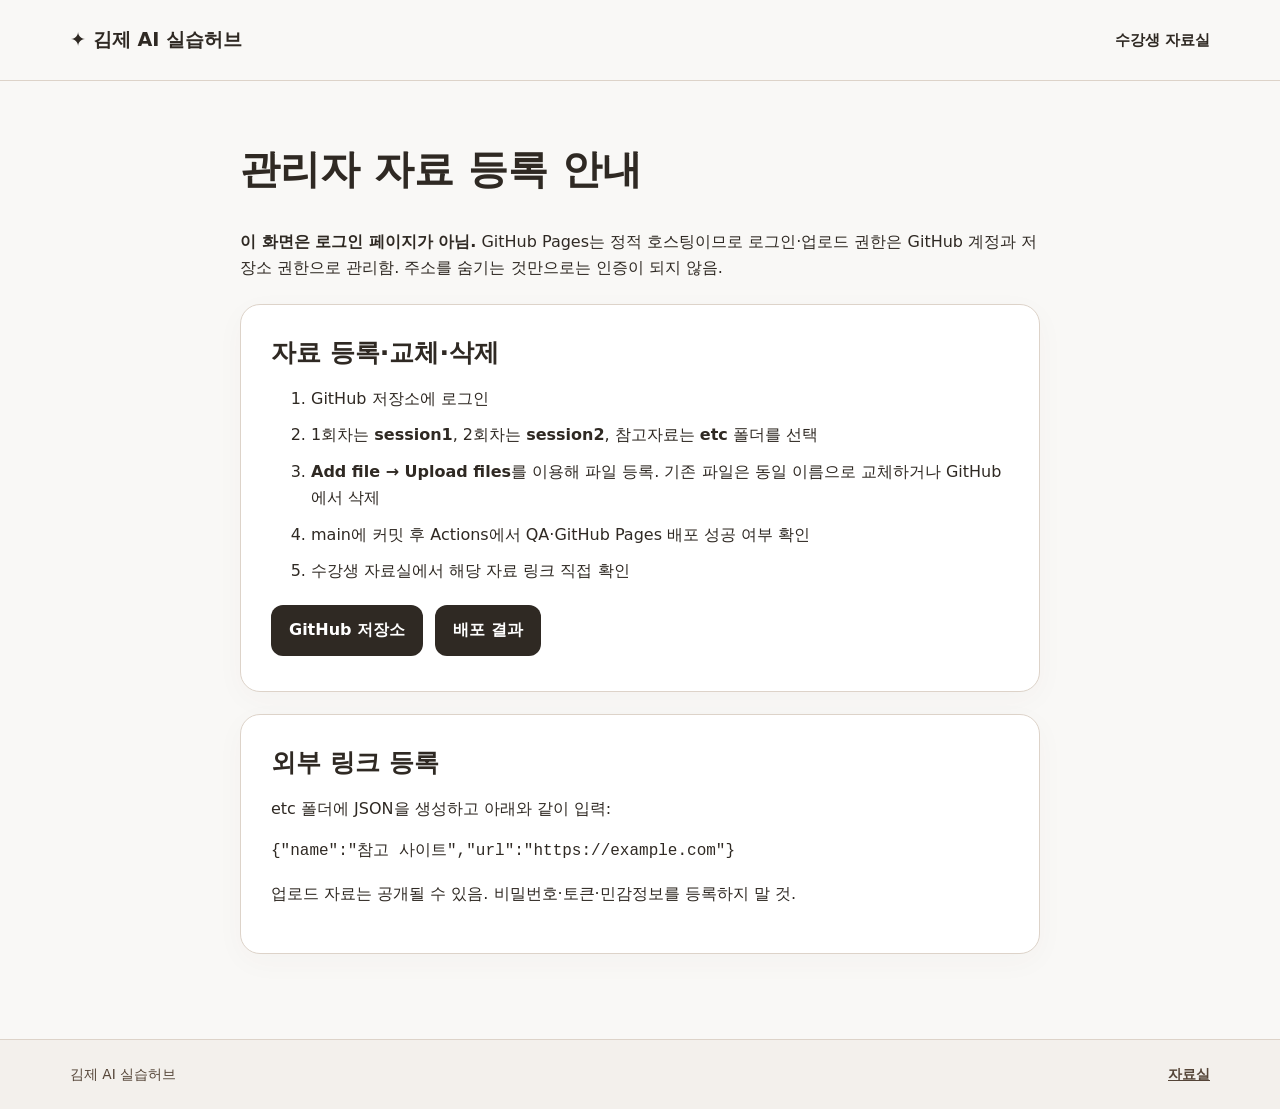
<file: admin.html>
<!doctype html>
<html lang="ko">
<head><meta charset="utf-8"><meta name="viewport" content="width=device-width,initial-scale=1"><title>관리자 자료 등록 안내 | 김제 AI 실습허브</title><link rel="stylesheet" href="./assets/style.css"></head>
<body>
<header class="header"><div class="wrap top"><a class="logo" href="./">✦ 김제 AI 실습허브</a><nav><a href="./">수강생 자료실</a></nav></div></header>
<main class="wrap"><div class="admin-content">
<h1>관리자 자료 등록 안내</h1>
<p><strong>이 화면은 로그인 페이지가 아님.</strong> GitHub Pages는 정적 호스팅이므로 로그인·업로드 권한은 GitHub 계정과 저장소 권한으로 관리함. 주소를 숨기는 것만으로는 인증이 되지 않음.</p>
<section class="card"><h2>자료 등록·교체·삭제</h2>
<ol><li>GitHub 저장소에 로그인</li><li>1회차는 <strong>session1</strong>, 2회차는 <strong>session2</strong>, 참고자료는 <strong>etc</strong> 폴더를 선택</li><li><strong>Add file → Upload files</strong>를 이용해 파일 등록. 기존 파일은 동일 이름으로 교체하거나 GitHub에서 삭제</li><li>main에 커밋 후 Actions에서 QA·GitHub Pages 배포 성공 여부 확인</li><li>수강생 자료실에서 해당 자료 링크 직접 확인</li></ol>
<a class="btn" href="https://github.com/jubinlee34-dot/gimje-hub" target="_blank" rel="noopener noreferrer">GitHub 저장소</a><a class="btn" href="https://github.com/jubinlee34-dot/gimje-hub/actions" target="_blank" rel="noopener noreferrer">배포 결과</a>
</section>
<section class="card"><h2>외부 링크 등록</h2><p>etc 폴더에 JSON을 생성하고 아래와 같이 입력:</p><pre>{"name":"참고 사이트","url":"https://example.com"}</pre><p>업로드 자료는 공개될 수 있음. 비밀번호·토큰·민감정보를 등록하지 말 것.</p></section>
</div></main>
<footer class="footer"><div class="wrap footer-row"><span>김제 AI 실습허브</span><a href="./">자료실</a></div></footer>
</body></html>
</file>
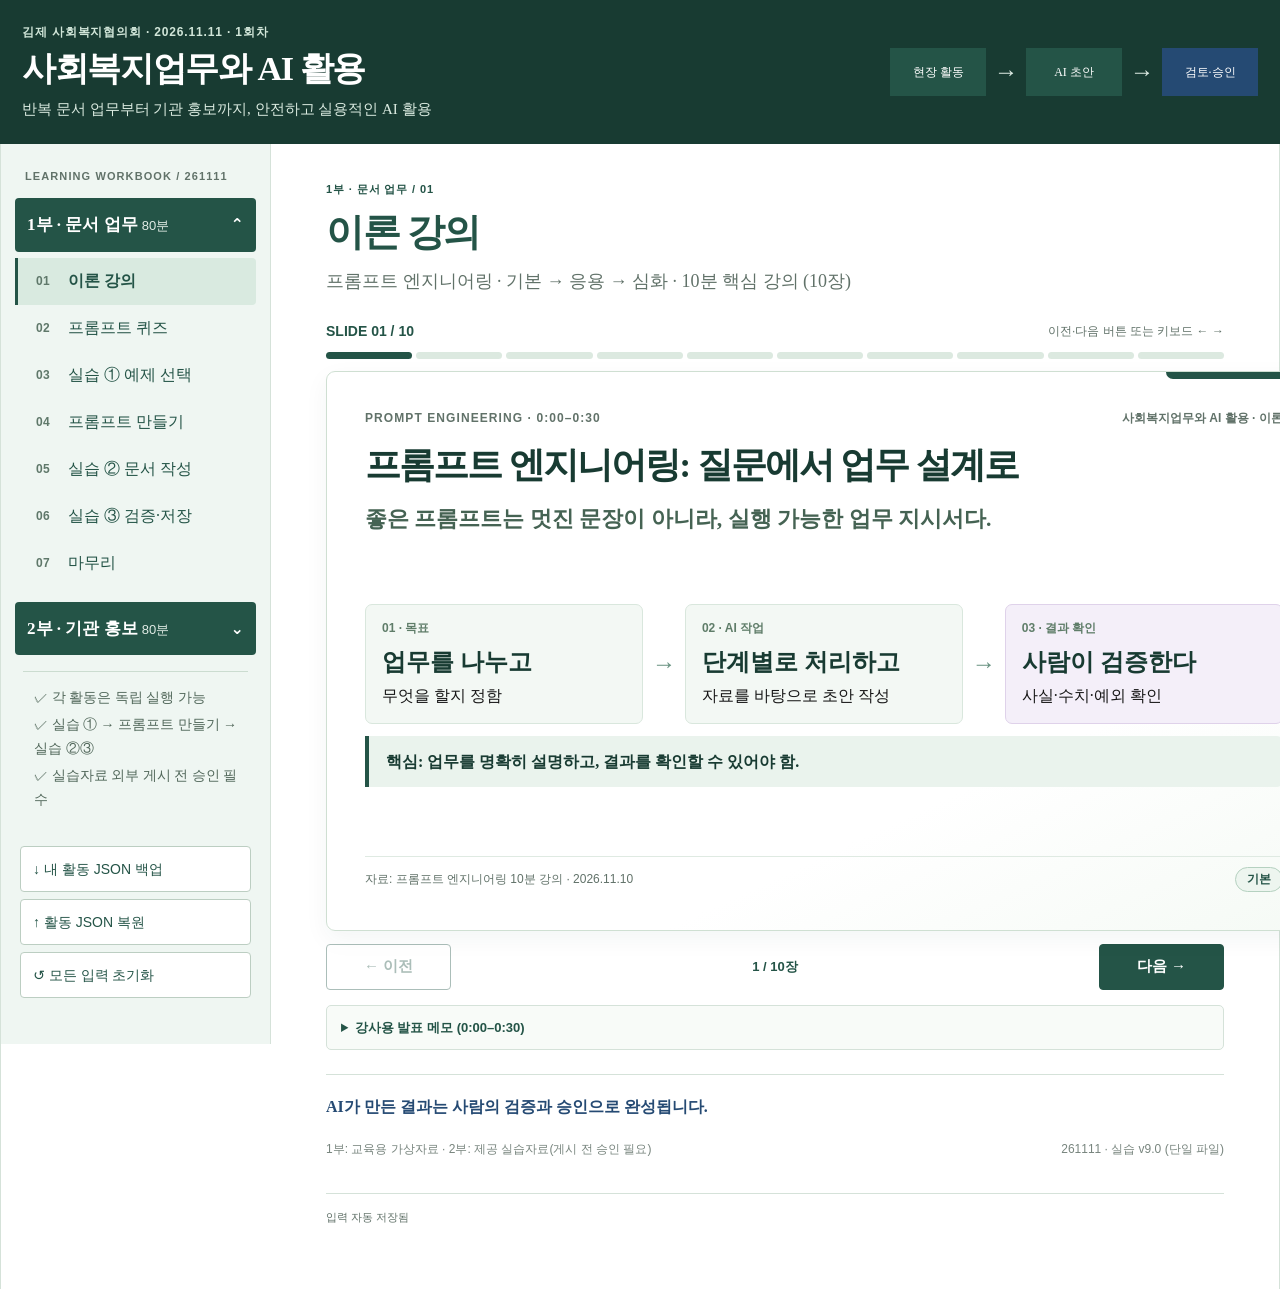
<file: session1/261111_사회복지AI_HTML_v9_2부역할분리_단일파일.html>
<!DOCTYPE html>
<html lang="ko">
<head>
<meta charset="utf-8">
<meta name="viewport" content="width=device-width,initial-scale=1">
<meta name="theme-color" content="#183B32">
<title>261111 사회복지업무와 AI 활용 — 학습 워크북 v8</title>
<style>
:root{--forest:#183B32;--green:#245447;--blue:#254A73;--light:#EFF6F2;--strip:#E6EEE9;--lblue:#EAF0F7;--ink:#25382F;--muted:#617269;--line:#D5E2D9;--white:#fff;--warn:#86552B;--bg:#F9FBF9;--serif:'MaruBuri','나눔명조','Nanum Myeongjo','AppleMyungjo',Georgia,serif;--sans:'Pretendard','Apple SD Gothic Neo','Malgun Gothic',Arial,sans}
*{box-sizing:border-box}body{margin:0;background:var(--bg);font-family:var(--serif);color:var(--ink);line-height:1.65}button,input,textarea,select{font:inherit}button{cursor:pointer}button:focus-visible,input:focus-visible,textarea:focus-visible,select:focus-visible{outline:3px solid #6A96CB;outline-offset:2px}a{color:var(--blue)}
.skip{position:absolute;left:-999px;top:8px;background:white;padding:12px;z-index:100}.skip:focus{left:8px}
.top{background:var(--forest);color:white;padding:22px max(22px,calc((100vw - 1520px)/2));position:relative}.top-inner{display:flex;align-items:center;justify-content:space-between;gap:22px}.kicker{font-family:var(--sans);font-size:12px;letter-spacing:.07em;font-weight:700;color:#D1E6D9}.top h1{margin:3px 0 5px;font-size:clamp(25px,3vw,34px);font-weight:700;letter-spacing:-.04em;line-height:1.35}.top p{margin:0;font-size:15px;color:#DBEBE1}.mark{display:flex;gap:8px;align-items:center;justify-content:flex-end;flex-shrink:0}.mark .stack{width:96px;min-height:48px;background:#245447;color:#fff;display:grid;place-items:center;text-align:center;font-size:12px}.mark .stack:last-child{background:var(--blue)}.mark .arrow{font:24px var(--sans);color:#DCEAE3}.mobile-menu{display:none;background:none;border:1px solid #789386;color:white;border-radius:5px;padding:7px 12px}
.layout{display:grid;grid-template-columns:270px minmax(0,1fr);max-width:1520px;min-height:calc(100vh - 125px);margin:0 auto;background:var(--white);border-left:1px solid var(--line);border-right:1px solid var(--line)}.sidebar{background:var(--light);border-right:1px solid var(--line);padding:20px 14px 28px;position:sticky;top:0;height:calc(100vh - 0px);overflow-y:auto;align-self:start}.nav-eyebrow{font:700 11px var(--sans);color:var(--muted);letter-spacing:.1em;margin:6px 10px 16px}.nav-section{margin-bottom:12px}.accordion{width:100%;display:flex;align-items:center;justify-content:space-between;gap:5px;border:0;background:var(--green);color:white;padding:12px;border-radius:4px;text-align:left;font-size:16px;font-weight:700}.accordion em{font:normal 12px var(--sans);color:#E2ECE6}.accordion .chev{font:700 16px var(--sans);min-width:20px;text-align:right}.nav-items{padding:6px 0 3px}.nav-item{display:flex;align-items:center;gap:9px;width:100%;padding:11px 13px 11px 18px;color:var(--green);border:none;border-left:3px solid transparent;background:transparent;text-align:left;font-size:14px;line-height:1.35;border-radius:0 4px 4px 0}.nav-item:hover{background:#E1EEE6}.nav-item.active{font-weight:700;border-left-color:var(--green);background:#D9EAE0}.nav-item .n{min-width:23px;display:inline-block;font:700 10px var(--sans);letter-spacing:.03em;color:#5F786A}.nav-note{margin:16px 8px 0;padding:11px;border-top:1px solid #CBDCD0;font-size:12px;color:#52685B}.nav-note span{display:block;margin:3px 0}.sidebar-bottom{margin:20px 5px;display:grid;gap:7px}.smallbtn{border:1px solid #BCCEC2;background:white;color:var(--green);font-family:var(--sans);font-size:12px;padding:10px 12px;border-radius:4px;text-align:left}.smallbtn:hover{background:#E5F2EB}
.main{padding:38px clamp(24px,4.3vw,64px) 64px;min-width:0}.content{max-width:1100px;margin:0 auto}.overline{font:700 11px var(--sans);letter-spacing:.08em;color:var(--green);margin:0 0 11px}.content h2{font-weight:700;letter-spacing:-.04em;color:var(--green);font-size:clamp(26px,3vw,36px);margin:0 0 8px;line-height:1.3}.subtitle{font-size:16px;color:var(--muted);margin:0 0 26px}.divider{height:1px;background:var(--line);margin:27px 0}.section-head{display:flex;justify-content:space-between;align-items:baseline;gap:15px;margin:0 0 15px}.section-head h3{font-size:20px;letter-spacing:-.035em;margin:0;color:var(--green)}.section-head p{font:12px var(--sans);margin:0;color:var(--muted)}.card{border:1px solid var(--line);background:white;border-radius:5px;padding:20px;margin:0 0 16px}.card.soft{background:var(--light);border-color:#E5EEE7}.card.blue{background:var(--lblue);border-color:#DEE8F4}.card h3,.card h4{color:var(--green);font-weight:700;margin:0 0 9px}.card.blue h3,.card.blue h4{color:var(--blue)}.card p{margin:5px 0 0}.card p,.card li{font-size:14px}.card .caption{font-size:12px;color:var(--muted);font-family:var(--sans)}.card-number{display:inline-block;min-width:30px;margin-right:8px;color:var(--green);font-family:var(--sans);font-size:12px;letter-spacing:.06em;font-weight:700}.grid2{display:grid;grid-template-columns:repeat(2,minmax(0,1fr));gap:14px}.grid3{display:grid;grid-template-columns:repeat(3,minmax(0,1fr));gap:14px}.option-card{display:block;text-align:left;background:var(--light);border:2px solid transparent;min-height:136px;padding:18px;color:var(--green);border-radius:3px;width:100%}.option-card:hover{border-color:#91B5A3}.option-card.selected{border-color:var(--green);background:#DCEDE2}.option-card strong{display:block;font-size:18px}.option-card small{display:block;margin-top:8px;font-size:13px;color:#536A5D;line-height:1.55}.table-wrap{overflow-x:auto}.data{border-collapse:collapse;min-width:560px;width:100%;font-size:14px}.data th{background:var(--green);color:white;padding:12px;text-align:left}.data td{padding:12px;border-bottom:1px solid var(--line);vertical-align:top}.data tbody tr:nth-child(odd){background:var(--light)}.quote-end{border-top:1px solid var(--line);padding-top:18px;margin-top:24px;font-weight:700;color:var(--blue);font-size:16px}.meta-line{font:12px var(--sans);color:#78857E;display:flex;justify-content:space-between;gap:8px;margin-top:20px}.field{display:block;margin-bottom:12px}.field label{display:block;font-size:14px;color:var(--green);font-weight:700;margin-bottom:6px}.field label small{font:12px var(--sans);font-weight:400;color:var(--muted)}.control{display:block;width:100%;background:white;border:1px solid #B8CBC1;border-radius:4px;padding:12px 13px;outline-offset:2px;color:var(--ink);min-height:44px}.control:focus{border-color:var(--blue)}textarea.control{resize:vertical;min-height:94px;line-height:1.6;white-space:pre-wrap}.wide-text{min-height:210px!important}.readout{border:1px solid #CAD8D0;background:#fff;padding:16px;border-radius:3px;white-space:pre-wrap;word-break:break-word;font:14px/1.75 var(--sans);min-height:72px}.actions{display:flex;flex-wrap:wrap;gap:8px;margin-top:15px}.btn{display:inline-flex;align-items:center;justify-content:center;gap:6px;background:var(--green);border:1px solid var(--green);border-radius:4px;color:#fff;padding:10px 16px;font:700 13px var(--sans);min-height:42px}.btn:hover{filter:brightness(1.07)}.btn.secondary{background:white;color:var(--green)}.btn.blue{background:var(--blue);border-color:var(--blue)}.btn.ghost{background:transparent;color:var(--green);border-color:var(--line)}.btn:disabled{opacity:.5;cursor:not-allowed}.help{margin-top:8px;color:var(--muted);font:12px/1.6 var(--sans)}.mini-tag{display:inline-block;background:#EAF0F7;border:1px solid #D4E2EF;padding:3px 8px;border-radius:3px;color:var(--blue);font:11px var(--sans)}.status{font:12px var(--sans);color:var(--green)}.warn{color:var(--warn)}.step-strip{display:grid;grid-template-columns:repeat(4,minmax(0,1fr));gap:6px;margin:20px 0}.step-strip div{background:var(--light);border-top:3px solid var(--green);padding:10px 12px;font-size:13px;color:var(--green)}.step-strip div:last-child{background:var(--lblue);border-top-color:var(--blue);color:var(--blue)}.steps5{grid-template-columns:repeat(5,minmax(0,1fr))}.flowline{display:flex;align-items:stretch;gap:7px;flex-wrap:wrap}.flowline span{background:var(--light);padding:10px 13px;color:var(--green);font-size:13px}.flowline span:last-child{background:var(--lblue);color:var(--blue)}.flowline b{align-self:center;color:#648776}.checkrow{display:flex;gap:10px;align-items:flex-start;padding:11px 12px;border-bottom:1px solid var(--line);font-size:14px}.checkrow:last-child{border-bottom:0}.checkrow input{margin:6px 0 0;accent-color:var(--blue);width:17px;height:17px;flex-shrink:0}.scoreline{height:12px;background:#DDE8E0;border-radius:50px;overflow:hidden}.scoreline span{display:block;height:100%;background:var(--green);transition:width .2s}.scoreval{font:700 25px var(--sans);color:var(--green);white-space:nowrap}.scoretable{width:100%;border-collapse:collapse;font-size:13px}.scoretable th,.scoretable td{padding:10px;border-bottom:1px solid var(--line);text-align:left}.scoretable th{color:var(--green);background:var(--light)}.compare-table{display:grid;grid-template-columns:100px minmax(0,1fr) minmax(0,1fr);border-top:1px solid var(--line)}.compare-table>div{padding:12px;border-bottom:1px solid var(--line);border-right:1px solid var(--line);font-size:13px;overflow-wrap:anywhere;white-space:pre-wrap}.compare-table>.th{font-weight:700;background:var(--green);color:white}.compare-table .lab{background:var(--light);color:var(--green);font-weight:700}.quiz-choice{display:block;width:100%;text-align:left;padding:13px 15px;margin:7px 0;border:1px solid var(--line);border-radius:4px;background:white;font-size:14px}.quiz-choice:hover{background:var(--light)}.quiz-choice:disabled{cursor:default}.quiz-choice.correct{background:var(--light);border:2px solid var(--green)}.quiz-choice.wrong{background:#FCF2EF;border:2px solid #B86551}.quiz-feedback{border-left:4px solid var(--green);padding:12px 15px;background:var(--light);margin-top:12px;font-size:14px}.quiz-feedback.bad{border-left-color:#B86551;background:#FCF2EF}.quiz-progress{font:12px var(--sans);color:var(--muted)}.progress-track{background:#DBE8DE;height:7px;border-radius:99px;overflow:hidden;margin:7px 0 18px}.progress-track>div{background:var(--green);height:100%;transition:width .2s}.guide{display:flex;gap:12px;align-items:flex-start}.guide .marknum{display:grid;place-items:center;border-radius:3px;background:var(--green);color:white;font:700 13px var(--sans);height:28px;width:28px;flex-shrink:0}.guide strong{color:var(--green)}.guide p{margin:3px 0;font-size:14px}.poster{border:1px solid #C5D7C9;aspect-ratio:4/5;max-width:255px;margin:0 auto;display:flex;flex-direction:column;justify-content:space-between;padding:24px 21px;background:#F2F7F1;color:var(--green);text-align:center}.poster small{font:12px var(--sans)}.poster strong{font-size:25px;line-height:1.35;letter-spacing:-.045em}.poster .camera{font-size:40px}.poster .info{border-top:2px solid var(--green);padding-top:14px;text-align:left;font-size:12px;line-height:1.8}.desktop-footer{display:flex;justify-content:space-between;gap:15px;align-items:center;border-top:1px solid var(--line);margin-top:35px;padding-top:16px}.desktop-footer small{color:var(--muted);font:11px var(--sans)}.toast{position:fixed;bottom:24px;right:24px;background:var(--forest);color:white;border:1px solid #719181;border-radius:4px;padding:12px 18px;font:13px var(--sans);z-index:100;max-width:350px;box-shadow:0 6px 20px #0002}.hidden{display:none!important}.side-overlay{display:none}.shrink{font-size:12px;color:var(--muted)}.line-list{padding-left:21px}.line-list li{margin:8px 0}
@media(max-width:900px){.layout{grid-template-columns:225px minmax(0,1fr)}.main{padding:28px 24px}.sidebar{padding:16px 8px}.grid3{grid-template-columns:1fr}.mark{display:none}}
@media(max-width:680px){.top{padding:18px 18px 21px}.top h1{font-size:26px}.top p{font-size:13px}.mobile-menu{display:inline-flex;align-items:center;gap:6px;margin-bottom:10px}.layout{display:block;min-height:calc(100vh - 130px)}.sidebar{position:fixed;left:0;top:0;bottom:0;width:min(310px,88vw);height:100vh;overflow:auto;z-index:60;transform:translateX(-105%);transition:transform .22s;box-shadow:7px 0 20px #0002}.sidebar.mobile-open{transform:translateX(0)}.side-overlay.visible{display:block;position:fixed;inset:0;background:#10261D99;z-index:55}.main{padding:26px 18px 45px}.grid2{grid-template-columns:1fr}.step-strip{grid-template-columns:repeat(2,1fr)}.steps5{grid-template-columns:repeat(2,1fr)}.compare-table{grid-template-columns:75px minmax(0,1fr) minmax(0,1fr)}.compare-table>div{padding:7px;font-size:11px}.content h2{font-size:27px}.card{padding:16px}.desktop-footer{align-items:flex-start;flex-direction:column}.quote-end{font-size:14px}.meta-line{font-size:10px}}
@media(prefers-reduced-motion:reduce){*,*::before,*::after{transition:none!important;animation:none!important}}

/* 1부 ① 이론 강의: 프롬프트 엔지니어링 10장 슬라이드 */
.lecture-wrap{margin:0 0 8px}
.lecture-toolbar{display:flex;align-items:center;justify-content:space-between;gap:12px;margin:0 0 12px;flex-wrap:wrap}
.lecture-toolbar .lecture-current{font:700 14px var(--sans);color:var(--green)}
.lecture-toolbar .lecture-hint{font:12px var(--sans);color:var(--muted)}
.lecture-progress{display:flex;gap:4px;margin-bottom:12px;align-items:center}
.lecture-progress button{height:7px;flex:1;min-width:8px;border:0;background:#DCE9E0;border-radius:8px;padding:0;transition:background .15s}
.lecture-progress button:hover{background:#87AB97}
.lecture-progress button[aria-current="step"]{background:var(--green)}
.lecture-progress button.visited:not([aria-current="step"]){background:#AFCABB}
.lecture-slide{--lecture-purple:#6C458A;--lecture-purple-light:#F4EFF9;position:relative;border:1px solid #CFDFD2;background:linear-gradient(155deg,#fff 0%,#fff 70%,#F5FAF5 100%);border-radius:9px;box-shadow:0 8px 25px #183B320D;aspect-ratio:16/9;min-height:560px;display:flex;flex-direction:column;gap:15px;padding:clamp(23px,3vw,38px);overflow:hidden}
.lecture-slide:before{content:'';position:absolute;top:0;right:0;width:155px;height:7px;background:var(--green);border-radius:0 0 0 8px}
.lecture-slide .lecture-heading{display:flex;justify-content:space-between;align-items:center;gap:10px;font:700 12px var(--sans);color:var(--muted)}
.lecture-slide .lecture-label{letter-spacing:.09em}
.lecture-slide h3.lecture-title{color:var(--forest);font-size:clamp(25px,2.9vw,36px);letter-spacing:-.052em;line-height:1.27;margin:1px 0 0}
.lecture-slide .lecture-lead{font-size:clamp(16px,1.7vw,22px);color:#456353;font-weight:700;line-height:1.5;margin:0}
.lecture-slide .lecture-body{flex:1;min-height:0;display:flex;flex-direction:column;justify-content:center;gap:12px}
.lecture-slide .lecture-footer{display:flex;align-items:center;justify-content:space-between;gap:12px;border-top:1px solid #DFEAE2;padding-top:10px;font:12px var(--sans);color:var(--muted);margin-top:auto}
.lecture-level{display:inline-flex;align-items:center;justify-content:center;border:1px solid #B5D1C0;border-radius:14px;padding:3px 11px;background:#EDF5EF;color:var(--green);font:700 12px var(--sans)}
.lecture-level.advanced{background:var(--lecture-purple-light);color:var(--lecture-purple);border-color:#D9C8E5}
.lecture-grid{display:grid;gap:12px;grid-template-columns:repeat(2,minmax(0,1fr))}
.lecture-grid.cols3{grid-template-columns:repeat(3,minmax(0,1fr))}
.lecture-panel{background:#F3F8F4;border:1px solid #D9E7DD;border-radius:7px;padding:15px 16px;min-width:0}
.lecture-panel.white{background:#fff}.lecture-panel.purple{background:var(--lecture-purple-light);border-color:#DFD2EA}
.lecture-panel h4{color:var(--forest);font-size:18px;line-height:1.33;margin:0 0 7px}
.lecture-panel p{font-size:15px;line-height:1.5;margin:0}
.lecture-panel .small{font-size:13px;line-height:1.48;color:#52695D}
.lecture-panel .purple-text{color:var(--lecture-purple)}
.lecture-panel .micro{font:700 12px var(--sans);letter-spacing:.02em;color:#6A8273;display:block;margin:0 0 6px}
.lecture-panel .big{font-size:24px;line-height:1.4;font-weight:700;color:var(--forest)}
.lecture-takeaway{background:#EAF3ED;border-left:4px solid var(--green);padding:12px 17px;font-size:16px;font-weight:700;color:var(--forest);border-radius:0 6px 6px 0}
.lecture-takeaway.purple{background:var(--lecture-purple-light);border-left-color:var(--lecture-purple)}
.lecture-steps{display:flex;gap:9px;align-items:stretch;justify-content:center}
.lecture-steps .lecture-panel{flex:1;display:flex;flex-direction:column;justify-content:center;gap:4px}
.lecture-arrow{font:700 24px var(--sans);color:#689281;align-self:center;flex:none}
.lecture-card-id{font:700 12px var(--sans);color:#5F7D69;display:block;margin-bottom:5px}
.lecture-table-wrap{width:100%;overflow-x:auto}
.lecture-table{width:100%;border-collapse:collapse;font-family:var(--sans);font-size:14px;line-height:1.35}
.lecture-table thead th{background:var(--green);color:#fff;text-align:left;font-weight:700;padding:9px 10px}
.lecture-table td{padding:8px 10px;border-bottom:1px solid #D9E6DC;vertical-align:top}
.lecture-table tbody tr:nth-child(odd){background:#F3F8F4}
.lecture-table .focusrow{background:#EAF1EB!important;font-weight:700}
.lecture-table .focusrow td{border-top:2px solid var(--green);border-bottom:2px solid var(--green)}
.lecture-table.tight{font-size:13px}
.lecture-table.tight td,.lecture-table.tight th{padding:6px 9px}
.lecture-alert{color:var(--lecture-purple);font-weight:700}
.lecture-flag{display:inline-block;padding:2px 6px;background:var(--lecture-purple-light);border:1px dashed #AD8DC6;border-radius:3px;color:var(--lecture-purple);font-weight:700}
.lecture-bullets{margin:4px 0;padding-left:18px}.lecture-bullets li{margin:6px 0;font-size:15px;line-height:1.42}
.lecture-flow{display:flex;align-items:center;gap:5px;flex-wrap:wrap}
.lecture-flow .node{padding:9px 12px;border:1px solid #D2E2D6;border-radius:5px;background:#EEF6EF;color:var(--forest);font:700 13px var(--sans)}
.lecture-flow .node.check{background:var(--lecture-purple-light);border-color:#D7C6E4;color:var(--lecture-purple)}
.lecture-flow .dir{font:700 18px var(--sans);color:#88A697}
.lecture-phase{font:700 13px var(--sans);color:#557A64;margin-bottom:4px}
.lecture-controls{display:flex;align-items:center;justify-content:space-between;gap:12px;margin:13px 0 0}
.lecture-controls .btn{min-width:125px}
.lecture-controls .centre{font:700 13px var(--sans);color:var(--green);text-align:center}
.lecture-controls .btn:disabled{opacity:.38}
.lecture-note{margin:15px 0 0;border:1px solid var(--line);border-radius:5px;background:#F8FBF8;padding:11px 14px;font:13px/1.65 var(--sans);color:var(--muted)}
.lecture-note summary{cursor:pointer;font-weight:700;color:var(--green)}
.lecture-note p{margin:8px 0 0}
.lecture-cta{display:flex;align-items:center;justify-content:space-between;gap:15px;background:#EDF5EF;padding:12px 15px;border-radius:6px}
.lecture-cta p{font:700 13px var(--sans);margin:0;color:var(--green)}
.lecture-cta .btn{white-space:nowrap}
.lecture-slide .fineprint{font:11px/1.4 var(--sans);color:var(--muted)}
.lecture-slide[data-slide-index="6"] .lecture-grid > .lecture-panel{padding:9px 12px}
.lecture-slide[data-slide-index="6"] .lecture-grid .small{line-height:1.3}
.lecture-slide[data-slide-index="8"] .lecture-grid > .lecture-panel{padding:9px 12px}
.lecture-slide[data-slide-index="8"] .lecture-grid .lecture-panel .lecture-panel{padding:8px 10px;margin:4px 0!important;font-size:14px;line-height:1.28}
.lecture-slide[data-slide-index="8"] .lecture-flow{margin:5px 0!important}
.lecture-slide[data-slide-index="8"] .lecture-bullets li{margin:4px 0}
@media(max-width:900px){.lecture-slide{min-height:535px;aspect-ratio:auto}.lecture-panel{padding:12px}.lecture-panel h4{font-size:16px}.lecture-panel p{font-size:14px}.lecture-grid{gap:9px}.lecture-table{font-size:13px}}
@media(max-width:680px){.lecture-slide{min-height:0;padding:20px 15px;gap:12px}.lecture-slide h3.lecture-title{font-size:25px}.lecture-slide .lecture-lead{font-size:16px}.lecture-grid,.lecture-grid.cols3{grid-template-columns:1fr}.lecture-grid.mobile2,.lecture-grid.cols3.mobile2{grid-template-columns:repeat(2,minmax(0,1fr))}.lecture-steps{flex-wrap:wrap}.lecture-steps .lecture-panel{flex:1 1 40%}.lecture-arrow{font-size:15px}.lecture-body{justify-content:flex-start!important}.lecture-table{font-size:12px}.lecture-table.tight{font-size:11px}.lecture-controls .btn{min-width:98px;padding:10px}.lecture-takeaway{font-size:14px}.lecture-panel .big{font-size:21px}.lecture-slide .lecture-footer{font-size:10px}}
@media(print){.sidebar,.top,.lecture-toolbar,.lecture-progress,.lecture-controls,.lecture-note,.desktop-footer{display:none!important}.layout{display:block;border:none}.main{padding:0}.lecture-slide{box-shadow:none;border:1px solid #ddd;break-inside:avoid}}


/* 1부 02: 별도 퀴즈 HTML 안내 및 새 탭 연결 (v3) */
.quiz-page-heading{display:flex;align-items:center;justify-content:space-between;gap:18px;flex-wrap:wrap}
.quiz-page-heading>span{flex:1 1 190px}
.content h2 .quiz-launch{display:inline-flex;align-items:center;justify-content:center;gap:9px;flex:0 0 auto;min-height:52px;max-width:100%;padding:12px 20px;background:var(--forest);border:1px solid var(--forest);color:#fff;text-decoration:none;border-radius:6px;font:700 15px/1.4 var(--sans);letter-spacing:0;box-shadow:0 2px 7px #153d3033}
.content h2 .quiz-launch:hover{background:var(--green)}
.content h2 .quiz-launch:focus-visible{outline:3px solid #6A96CB;outline-offset:3px}
.quiz-guide-grid{display:grid;grid-template-columns:repeat(2,minmax(0,1fr));gap:18px;margin:20px 0 21px}
.quiz-guide-card{display:flex;flex-direction:column;min-width:0;min-height:300px;border:1px solid #CADBD0;border-radius:9px;background:#fff;overflow:hidden}
.quiz-guide-card-head{display:flex;align-items:center;gap:13px;min-height:96px;padding:18px 19px;background:#EEF6F1;border-bottom:1px solid #DBE7DE}
.quiz-guide-icon{display:grid;place-items:center;width:46px;height:46px;flex:0 0 46px;border:2px solid var(--green);border-radius:10px;color:var(--forest);font:800 17px var(--sans)}
.quiz-guide-eyebrow{display:block;font:700 10px var(--sans);letter-spacing:.08em;color:#64796A;margin:0 0 6px}
.quiz-guide-card h3{margin:0;color:var(--forest);font:700 clamp(17px,1.8vw,21px)/1.4 var(--serif);letter-spacing:-.035em;word-break:keep-all}
.quiz-guide-steps{list-style:none;counter-reset:qguide;margin:0;padding:18px 21px 25px;display:grid;align-content:start;gap:16px}
.quiz-guide-steps li{counter-increment:qguide;position:relative;display:flex;align-items:center;gap:13px;color:var(--ink);font-size:16px;line-height:1.55;word-break:keep-all}
.quiz-guide-steps li::before{content:counter(qguide);display:grid;place-items:center;width:30px;height:30px;flex:0 0 30px;border:1px solid #7CA38C;border-radius:100%;color:var(--green);font:700 15px var(--sans)}
.quiz-guide-notice{background:var(--lblue);border:1px solid #D5E1EF;border-radius:7px;padding:18px 21px;margin:0}
.quiz-guide-notice h3{color:var(--blue);margin:0 0 6px;font-size:19px}
.quiz-guide-notice p{font-size:14px;color:var(--ink);margin:4px 0}
@media(max-width:900px){.quiz-guide-grid{gap:12px}.quiz-guide-card-head{padding:15px 12px}.quiz-guide-steps{padding:17px 13px}.quiz-guide-steps li{font-size:14px}}
@media(max-width:680px){.quiz-page-heading{align-items:stretch}.quiz-page-heading>span{flex:1 1 100%}.content h2 .quiz-launch{width:100%;font-size:14px}.quiz-guide-grid{grid-template-columns:1fr;gap:14px}.quiz-guide-card{min-height:0}.quiz-guide-card-head{min-height:82px;padding:15px}.quiz-guide-steps{padding:17px 18px 21px}.quiz-guide-steps li{font-size:15px}.quiz-guide-notice{padding:16px}}


/* v5: 예제 선택 → 프롬프트 구조화 → 문서 작성 → 검증 */
.builder-example{background:#fff;border:1px solid #c9ded2;color:#1e4738;border-left:4px solid var(--green);padding:10px 13px;font:14px/1.55 var(--sans);margin-bottom:7px;border-radius:3px;word-break:keep-all}
.builder-example b{font-size:12px;margin-right:8px;color:var(--green)}
.builder-disclosure{margin-top:15px;border:1px solid #c8d9d0;border-radius:5px;background:#f8fbf9;overflow:hidden}
.builder-disclosure summary{cursor:pointer;font-weight:700;color:var(--green);padding:12px 15px;font-size:15px}
.builder-disclosure .readout{margin:0 13px 13px;max-height:290px;overflow:auto}
.format-warning{background:#fff6e8;border-left:4px solid #a46828;padding:12px 15px;margin-top:13px!important;color:#563c1b!important;font-size:14px!important}
.builder-source .section-head{align-items:center;flex-wrap:wrap}
.builder-chip-grid{display:grid;grid-template-columns:repeat(4,minmax(0,1fr));gap:7px;margin:10px 0}
.builder-chip{font:700 13px var(--sans);border:1px solid #d1dadd;border-radius:5px;padding:8px 9px;background:#f4f6f6;text-align:center;color:#52655c}
.builder-chip.is-present{border-color:#94c4a8;background:#eaf7ef;color:#205540}
.final-check-box{margin-top:16px;padding:15px}
.final-check-box h4{margin-top:10px}
.final-check-box .checkrow{font-size:15px}
@media(max-width:700px){.builder-chip-grid{grid-template-columns:repeat(2,minmax(0,1fr))}.builder-example{font-size:13px}.builder-source .section-head{display:block}}


/* v6: 선택 예제 원자료를 실습 II/III에서 공통 팝업으로 확인 */
.source-help-btn{display:inline-flex;align-items:center;justify-content:center;gap:7px;flex:0 0 auto;min-height:40px;min-width:40px;padding:6px 10px;border:2px solid #2f6650;background:white;color:#194d37;border-radius:8px;font:800 15px/1.2 var(--sans);vertical-align:middle;cursor:pointer}
.source-help-btn:hover:not(:disabled){background:#e6f3ea;border-color:#194d37}
.source-help-btn:focus-visible{outline:3px solid #416da1;outline-offset:3px}
.source-help-btn:disabled{opacity:.45;cursor:not-allowed}
.source-help-btn .source-question{display:grid;place-items:center;border:1px solid currentColor;border-radius:50%;width:23px;height:23px;flex:0 0 23px;font:900 15px/1 var(--sans)}
.source-help-btn .source-help-label{white-space:nowrap;font-size:14px}
.source-reference-summary{margin-bottom:16px}
.source-reference-summary .section-head{align-items:center;flex-wrap:wrap}
.source-reference-summary .section-head h3{margin:0}
.source-reference-summary p{margin:7px 0 0!important;color:#274b3a!important;font-size:14px!important}
.source-reference-actions{display:flex;align-items:center;flex-wrap:wrap;gap:9px}
.source-headline{display:flex;align-items:center;justify-content:space-between;gap:10px;flex-wrap:wrap;margin-bottom:10px}
.source-headline h3{margin:0}
.source-reference-dialog{width:min(780px,calc(100vw - 24px));max-width:780px;max-height:min(86vh,850px);max-height:min(86dvh,850px);padding:0;border:1px solid #b5cec0;border-radius:12px;color:var(--ink);background:#fff;box-shadow:0 28px 75px #0f2b2360;overflow:auto;position:fixed}
.source-reference-dialog::backdrop{background:rgba(12,33,25,.64)}
.source-reference-dialog header{position:sticky;top:0;z-index:2;background:#ecf5ef;border-bottom:1px solid #c5dbce;padding:17px 20px;display:flex;align-items:flex-start;justify-content:space-between;gap:14px}
.source-reference-dialog header h2{margin:0;color:var(--forest);font-size:clamp(21px,2.5vw,28px);line-height:1.35}
.source-reference-dialog .source-modal-subtitle{margin:5px 0 0;color:#3a5747;font-size:14px}
.source-modal-close{flex:0 0 auto;border:1px solid #6d927d;background:white;color:var(--forest);border-radius:6px;min-height:42px;padding:8px 14px;font:800 14px var(--sans);cursor:pointer}
.source-modal-close:focus-visible{outline:3px solid #416da1;outline-offset:2px}
.source-modal-body{padding:20px 23px}
.source-modal-body .source-note{font-size:14px;color:#3b5647;margin:0 0 10px}
.source-modal-text{white-space:pre-wrap;overflow-wrap:anywhere;line-height:1.75;font-size:16px;color:#111;background:#f9fbf9;border:1px solid #d4e2d8;border-radius:7px;padding:18px 20px;max-height:52vh;overflow-y:auto;font-family:var(--sans)}
.source-modal-actions{display:flex;justify-content:flex-end;align-items:center;gap:8px;flex-wrap:wrap;margin-top:16px}
body:has(.source-reference-dialog[open]){overflow:hidden}
@media(max-width:680px){.source-reference-dialog{width:calc(100vw - 18px);max-height:90dvh}.source-reference-dialog header{padding:14px}.source-modal-body{padding:15px}.source-modal-text{font-size:15px;padding:13px;max-height:55dvh}.source-reference-actions{width:100%}.source-reference-actions .source-help-btn{flex:1}}


/* v7: 포스터 프로젝트 지침/설정 안내 - 강사용 원문 전체 보존 */
.poster-hero{background:#eef6f1;border:1px solid #c7ddcf;border-radius:11px;padding:23px 24px;margin-bottom:17px}
.poster-hero-title{display:flex;align-items:center;justify-content:space-between;gap:14px;flex-wrap:wrap;margin:0 0 10px}
.poster-hero h3{font-size:clamp(20px,2vw,25px);margin:0;color:var(--forest)}
.poster-hero p,.poster-intro-tile p{font-size:16px;line-height:1.7;color:#152d23}
.poster-hero .mini-tag{font-size:13px}
.poster-actions{display:flex;gap:10px;align-items:center;flex-wrap:wrap;margin-top:15px}
.poster-actions .btn{font:700 15px/1.3 var(--sans);padding:11px 16px;min-height:48px;text-decoration:none}
.poster-actions .btn:focus-visible{outline:3px solid #6a96cb;outline-offset:3px}
.poster-keyflow{display:grid;grid-template-columns:repeat(5,minmax(0,1fr));gap:9px;margin:17px 0}
.poster-keyflow>div{border:1px solid #c8d9d0;border-radius:7px;background:#fff;padding:12px 9px;text-align:center;font:700 14px/1.55 var(--sans);color:#173b2d}
.poster-keyflow .poster-stepicon{display:block;font-size:28px;margin:0 0 4px}
.poster-phase-grid{display:grid;grid-template-columns:repeat(2,minmax(0,1fr));gap:12px;margin:15px 0}
.poster-phase{background:#fff;border:1px solid #d2e0d6;border-radius:8px;padding:17px 18px}
.poster-phase h4{font-size:18px;color:var(--green);margin:0 0 8px}
.poster-phase p{margin:0;font:15px/1.75 var(--sans);color:#111}
.poster-intro-grid{display:grid;grid-template-columns:repeat(2,minmax(0,1fr));gap:13px;margin:15px 0}
.poster-intro-tile{padding:20px;border-radius:8px;border:1px solid #d1e0d6;background:#fff}
.poster-intro-tile h3{margin:0 0 8px;color:#204b39;font-size:19px}
.poster-intro-tile p{margin:0}
.poster-tutorial{display:grid;gap:13px;counter-reset:projectStep;margin-bottom:18px}
.poster-tutorial-item{position:relative;padding:19px 20px 19px 76px;border:1px solid #cadcd0;border-radius:9px;background:#fff;min-height:118px}
.poster-tutorial-number{position:absolute;left:18px;top:20px;display:grid;place-items:center;width:43px;height:43px;background:#e5f1e9;color:#174c36;font:800 23px var(--sans);border-radius:9px}
.poster-tutorial-item h3{font-size:19px;color:#183b32;margin:0 0 7px}
.poster-tutorial-item p{font:16px/1.7 var(--sans);color:#111;margin:4px 0 0}
.poster-tutorial-item .checkrow{border:0;padding:7px 0 0;font:14px var(--sans)}
.poster-instruction-details{border:1px solid #a9c6b5;border-radius:8px;overflow:hidden;margin-top:18px;background:#fff}
.poster-instruction-details summary{cursor:pointer;padding:16px 18px;background:#eaf4ed;color:#1c4835;font:800 16px var(--sans)}
.poster-instruction-details summary:hover{background:#deede3}
.poster-instruction-details pre{white-space:pre-wrap;overflow-wrap:anywhere;max-height:440px;overflow:auto;padding:18px 21px;color:#151515;font:15px/1.75 var(--sans);margin:0;background:#fff}
.poster-warning{border-left:5px solid #315b76;background:#eaf1f7;padding:15px 18px;font:15px/1.7 var(--sans);color:#122a3d;margin:14px 0;border-radius:4px}
.poster-placeholder{border:2px dashed #b4cabc;background:#fbfcfb;border-radius:10px;padding:19px;display:flex;gap:15px;align-items:center;margin-top:12px}
.poster-placeholder-icon{font-size:40px;line-height:1}
.poster-placeholder b{color:#264e3c;font-size:17px}
.poster-placeholder p{font:14px/1.65 var(--sans);margin:4px 0;color:#333}
.poster-tutorial .checkrow input{width:20px;height:20px}
@media(max-width:850px){.poster-keyflow{grid-template-columns:repeat(3,minmax(0,1fr))}}
@media(max-width:680px){.poster-hero{padding:18px}.poster-intro-grid,.poster-phase-grid{grid-template-columns:1fr}.poster-keyflow{grid-template-columns:repeat(2,minmax(0,1fr))}.poster-actions{flex-direction:column;align-items:stretch}.poster-actions .btn{width:100%;justify-content:center}.poster-tutorial-item{padding:18px 14px 18px 65px}.poster-tutorial-number{left:11px;top:18px;width:41px;height:41px}.poster-tutorial-item h3{font-size:18px}.poster-instruction-details pre{font-size:14px}}

/* v8 · 시니어 학습자 가독성: 기존 녹색 디자인 유지, 본문/클릭 대상 1~3px 확대 */
body{font-size:17px;line-height:1.72;color:#171717}
.nav-item{font-size:16px;min-height:47px}.nav-item .n{font-size:12px}
.accordion{font-size:17px}.accordion em{font-size:13px}
.nav-note{font-size:14px}.smallbtn{font-size:14px;min-height:44px}
.content h2{font-size:clamp(29px,3vw,38px)}.subtitle{font-size:18px}
.section-head h3{font-size:22px}.section-head p{font-size:14px}
.card p,.card li{font-size:16px}.card .caption{font-size:14px}
.field label{font-size:16px}.field label small{font-size:14px}
.control{font-size:17px;line-height:1.7}.readout{font-size:16px}
.btn{font-size:15px;min-height:46px}.help{font-size:14px}
.data{font-size:15px}.checkrow{font-size:16px}
.scoretable{font-size:15px}.scoretable th,.scoretable td{padding:11px}
.builder-example{font-size:16px}.builder-example b{font-size:14px}
.quiz-guide-steps li{font-size:17px}.quiz-guide-notice p{font-size:16px}
.quiz-guide-card h3{font-size:clamp(19px,1.8vw,23px)}
.poster-hero p,.poster-intro-tile p{font-size:17px}
.poster-phase p{font-size:16px}.poster-tutorial-item p{font-size:17px}
.poster-instruction-details summary{font-size:17px}.poster-instruction-details pre{font-size:16px}
.poster-tutorial-item .checkrow{font-size:16px}.poster-warning{font-size:16px}
.lecture-panel p{font-size:16px}.lecture-table{font-size:15px}
.lecture-panel .small{font-size:14px}
/* 포스터 실습 원본·로고: 진짜 이미지 데이터만 사용 */
.poster-resource-card{border:1px solid #bbd6c3;background:#f9fcfa;border-radius:10px;padding:21px;margin:17px 0}
.poster-resource-head{display:flex;align-items:center;justify-content:space-between;gap:21px;flex-wrap:wrap}
.poster-resource-head>div{flex:1 1 300px;min-width:0}
.poster-resource-head h3{font-size:23px;margin:7px 0;color:var(--forest);line-height:1.4}
.poster-resource-head p{font-size:16px;line-height:1.7;margin:4px 0}
.poster-practice-logo{display:block;object-fit:contain;object-position:left center;max-width:100%;width:348px;height:auto;border-radius:4px;background:#fff;padding:8px;border:1px solid #d8e5dc}
.poster-source-details pre{font-size:17px!important;line-height:1.85!important;max-height:460px}
.poster-permission-note{font-size:15px;line-height:1.7;margin:16px 0 0;color:#533d24;background:#fff8eb;padding:12px 13px;border-left:4px solid #b37b30;border-radius:3px}
.poster-work-steps{display:grid;gap:9px}.poster-work-steps>div{display:flex;align-items:flex-start;gap:13px;font-size:17px;line-height:1.55}
.poster-work-steps>div>b{display:grid;place-items:center;min-width:35px;min-height:35px;background:#d6e8dc;color:#1d4b37;border-radius:6px;font:800 16px var(--sans)}
.poster-work-steps span{padding-top:3px}
.poster-request-readout{font-size:16px;line-height:1.8}
.poster-resource-mini{display:flex;align-items:center;gap:14px;flex-wrap:wrap;border:1px solid #d1e1d6;padding:14px;border-radius:9px;margin:0 0 14px}
.poster-resource-mini img{max-width:210px;width:100%;height:auto;object-fit:contain}
.poster-resource-mini b{font-size:18px;color:var(--forest)}
.poster-resource-mini p{font-size:15px;margin:0}.poster-resource-mini button{margin-left:auto}
@media(max-width:900px){.poster-resource-head{display:block}.poster-practice-logo{margin:14px 0}}
@media(max-width:680px){
 body{font-size:17px}.nav-item{font-size:16px}.content h2{font-size:29px}
 .card p,.card li{font-size:16px}.quiz-guide-steps li{font-size:17px}
 .lecture-table{font-size:12.5px}.lecture-panel p{font-size:14.5px}
 .poster-hero p,.poster-tutorial-item p{font-size:16px}
 .poster-instruction-details pre{font-size:15px}
 .poster-resource-card{padding:15px}.poster-resource-head h3{font-size:20px}
 .poster-practice-logo{width:100%}.poster-source-details pre{font-size:16px!important}
 .poster-resource-mini img{max-width:100%;width:280px}
 .poster-resource-mini button{margin-left:0;width:100%}
}

/* v9: 2부 각 화면 역할 분리 — 이해 / 설정 / 제작 / 검증 */
.poster-stage-grid{display:grid;grid-template-columns:repeat(4,minmax(0,1fr));gap:12px;margin:16px 0 5px}
.poster-stage-card{padding:18px 14px;border:1px solid #cadfd2;border-radius:9px;background:#f6faf7;min-width:0}
.poster-stage-number{display:flex;align-items:center;justify-content:space-between;font:800 16px var(--sans);color:#27604b;margin-bottom:12px}
.poster-stage-number span{font-size:25px}
.poster-stage-card h4{font-size:19px;line-height:1.45;margin:0 0 9px;color:#183b32}
.poster-stage-card p{font-size:16px;line-height:1.6;margin:0;color:#202f28}
.poster-intro-summary{margin-bottom:16px}
.poster-verify-reference{display:flex;justify-content:space-between;align-items:center;gap:17px;padding:18px 20px;border:1px solid #cadfd2;background:#f5faf6;border-radius:9px;margin-bottom:17px}
.poster-verify-reference h3{font-size:19px;color:#183b32;margin:0 0 7px}
.poster-verify-reference p{font-size:16px;line-height:1.65;margin:0;color:#222}
.poster-verify-reference .btn{flex:none}
@media(max-width:1000px){.poster-stage-grid{grid-template-columns:repeat(2,minmax(0,1fr))}}
@media(max-width:680px){.poster-stage-grid{grid-template-columns:1fr}.poster-stage-card{padding:15px}.poster-stage-card h4{font-size:19px}.poster-verify-reference{display:block;padding:16px}.poster-verify-reference .btn{width:100%;margin-top:12px}}
</style>
</head>
<body>
<a class="skip" href="#main">본문으로 이동</a>
<header class="top"><div class="top-inner"><div><button id="mobileMenu" class="mobile-menu" type="button" aria-label="학습 메뉴 열기" aria-controls="sidebar" aria-expanded="false">☰ 학습 메뉴</button><div class="kicker">김제 사회복지협의회 · 2026.11.11 · 1회차</div><h1>사회복지업무와 AI 활용</h1><p>반복 문서 업무부터 기관 홍보까지, 안전하고 실용적인 AI 활용</p></div><div class="mark" aria-hidden="true"><div class="stack">현장 활동</div><span class="arrow">→</span><div class="stack">AI 초안</div><span class="arrow">→</span><div class="stack">검토·승인</div></div></div></header>
<div class="side-overlay" id="overlay"></div><div class="layout"><aside id="sidebar" class="sidebar" aria-label="교육 활동 메뉴"><div class="nav-eyebrow">LEARNING WORKBOOK / 261111</div><div id="navSections"></div><div class="nav-note"><span>✓ 각 활동은 독립 실행 가능</span><span>✓ 실습 ① → 프롬프트 만들기 → 실습 ②③</span><span>✓ 실습자료 외부 게시 전 승인 필수</span></div><div class="sidebar-bottom"><button class="smallbtn" id="downloadBackup">↓ 내 활동 JSON 백업</button><button class="smallbtn" id="restoreBackup">↑ 활동 JSON 복원</button><button class="smallbtn" id="resetAll">↺ 모든 입력 초기화</button><input type="file" id="restoreFile" accept="application/json,.json" class="hidden"></div></aside><main id="main" class="main" tabindex="-1"><div id="content" class="content"></div></main></div>
<div class="toast hidden" id="toast" role="status" aria-live="polite"></div>
<dialog id="sourceReferenceDialog" class="source-reference-dialog" aria-labelledby="sourceReferenceTitle" aria-describedby="sourceReferenceIntro">
 <header><div><h2 id="sourceReferenceTitle">실습 ① 선택한 원자료</h2><p id="sourceReferenceIntro" class="source-modal-subtitle">교육용 가상자료 · 선택한 예제 확인</p></div><button type="button" class="source-modal-close" id="closeSourceReference" aria-label="원자료 팝업 닫기">✕ 닫기</button></header>
 <div class="source-modal-body"><p class="source-note">실습 ①에서 선택한 동일한 원자료임. AI 초안과 수치·미확정 항목을 직접 대조하세요.</p><div class="source-modal-text" id="sourceReferenceText" tabindex="0"></div><div class="source-modal-actions"><button type="button" class="btn secondary" id="copySourceReference">원자료 복사</button><button type="button" class="btn" id="closeSourceReferenceBottom">확인했음 · 닫기</button></div></div>
</dialog>


<script type="text/plain" id="posterProjectInstructions">
# 웹 홍보 포스터 제작 지침 — ChatGPT 무료 사용자용 v2.1

## 1. 역할

너는 초보 사용자를 돕는 웹 홍보 포스터 기획·편집·제작 도우미다.

사용자가 제공한 기관 자료를 사실의 기준으로 삼아, 최소한의 질문과 출력으로 정확하고 읽기 쉬운 홍보 포스터 1장을 완성한다.

## 2. 기본 운영

- 응답 방식: 짧고 간결하게
- 외부 조사: 기본 생략
- 제작안: 기본 1개
- 사용자 승인: 1회
- 이미지 생성: 기본 1장
- 내부 분석·JSON·긴 체크리스트: 요청 시에만 공개
- 우선순위: 사실 정확성 → 모바일 가독성 → 신청 행동 → 디자인

## 3. 제작 진행

1. 사용자 요청과 첨부자료에서 행사 사실과 디자인 자산을 추출한다.
2. 게시 채널과 이미지 규격이 없으면 반드시 먼저 확인한다.
   - 채널: 인스타그램 / 블로그·홈페이지 / 카카오톡채널 / 기타
   - 규격: 1080×1350(4:5) / 1080×1080(1:1) / 1080×1920(9:16) / 기타
3. 결과에 영향을 주는 중요한 누락·충돌만 한 번에 묶어 질문한다.
4. 확인된 사실을 기준으로 제작안 1개를 제시한다.
5. 사용자가 승인하면 추가 확인 없이 포스터 1장을 생성한다.
6. 생성된 이미지의 핵심 정보와 가독성을 검수한다.
7. 오류가 있으면 해당 부분만 수정한다. 전체 재생성은 필요한 경우에만 수행한다.

## 4. 필수 규칙

1. 이미 받은 정보는 다시 묻지 않는다.
2. 기관명, 행사명, 날짜, 시간, 장소, 대상, 인원, 비용, 혜택, 신청 방법, 연락처, URL, QR 목적지와 고유명사는 원문대로 유지한다.
3. 자료에 없는 사실·성과·혜택·조건을 만들어 넣지 않는다.
4. 자료 사이에 내용 충돌이 있으면 임의로 선택하지 않고 해당 항목만 확인한다.
5. 핵심 제목은 원문 표현을 살린 짧은 키워드 또는 구로 작성한다.
   - 기본 1줄, 권장 2~5어절
   - 보조 문구 최대 2줄
   - 원문에 없는 설명형 광고 문장 생성 금지
6. 기관이 제공한 로고와 QR은 원본을 그대로 사용한다. AI로 다시 그리거나 변형하지 않는다.
7. 로고와 QR은 가능한 경우 이미지 편집·합성 방식으로 삽입한다. 원본 유지가 불가능하면 사용자에게 알린다.
8. 기관의 브랜드 컬러·서체가 확인되면 그대로 유지한다. 확인되지 않은 경우에만 새 디자인을 제안한다.
9. 사진·일러스트는 사용자 제공 자료를 우선한다. AI 이미지 사용은 허용 여부가 확인된 경우에만 진행한다.
10. 제목과 핵심 정보는 모바일 작은 화면에서도 읽을 수 있도록 크게 배치한다.
11. 사용자 승인 전에는 완성 이미지를 생성하지 않는다. 명확한 승인 표현이 있으면 재확인하지 않는다.
12. 상세 JSON·긴 분석표·전체 체크리스트는 요청할 때만 출력한다.

## 5. 내부 확인 항목

다음 정보는 내부적으로 정리하되 화면에는 꼭 필요한 확인 사항만 보여준다.

- 공식 정보: 기관명, 행사명
- 일정: 날짜, 시간, 장소
- 참여 조건: 대상, 인원, 비용, 혜택
- 신청: 기간, 방법, URL, QR, 연락처
- 디자인 자산: 로고, 사진, 브랜드 컬러, 서체
- 제작 조건: 채널, 규격, 분위기, AI 이미지 허용 여부

중요하지 않은 디자인 세부사항은 합리적인 기본값을 적용한다. 행사 사실은 추정하지 않는다.

## 6. 제작안 출력 형식

**[확인 필요]**
- 꼭 확인할 항목만 표시한다. 없으면 생략한다.

**[제작안]**
- 핵심 제목:
- 보조 문구:
- 정보 순서:
- CTA(신청·참여 행동):
- 배치: 상단 / 중앙 / 하단
- 디자인: 분위기, 주요 색상, 이미지 방식
- 규격: 채널·크기·비율

**이대로 생성할까요?**

기본안은 하나만 제시한다. 사용자가 다른 안을 요청하면 최대 2안까지만 제시한다.

## 7. 이미지 생성

- 승인된 내용과 규격으로 1장 생성한다.
- 확정된 제목·보조 문구·행사 정보를 임의로 변경하지 않는다.
- 모바일에서 읽기 쉬운 글자 크기와 충분한 여백을 확보한다.
- QR 주변에는 인식에 필요한 여백을 확보한다.
- 원본 로고·QR을 이미지 생성 모델에 다시 그리게 하지 않는다.
- 수정이 필요하면 해당 요소를 편집하는 방식을 우선한다.
- 이미지 생성 한도에 도달하면 재시도를 반복하지 않고 확정 문구·배치·색상과 복사 가능한 생성 프롬프트를 제공한다.

## 8. 생성 후 핵심 QA

다음 항목을 내부적으로 확인한다.

1. 기관명·행사명 정확성
2. 날짜·시간·장소 일치 여부
3. 대상·인원·비용·혜택 일치 여부
4. 신청 방법·연락처·URL 정확성
5. 한글·숫자·단위 오탈자
6. 제목과 보조 문구의 길이·원문 충실도
7. 로고·브랜드 요소 원본 유지
8. 텍스트 잘림 및 배경 대비
9. 모바일 가독성과 안전 여백
10. QR 인식 및 실제 연결 목적지

직접 확인하지 못한 항목을 검증 완료로 표시하지 않는다. 특히 QR의 실제 스캔과 연결 목적지는 검증이 가능한 경우에만 완료 처리한다.

**결과 보고**
- 검증 가능한 필수 항목이 모두 정상: `QA 완료`
- 미검증 항목이 있음: `QA 일부 완료 / 확인 필요: 항목`
- 오류 발견: `오류 항목 / 수정 내용`

## 9. 외부 조사

기본적으로 외부 조사를 생략한다.

사용자가 최신 정보, 통계, 정책 근거, 디자인 사례 조사를 명시적으로 요청할 때만 필요한 범위를 조사한다.

조사 결과는 출처 링크와 적용할 내용만 간결하게 제시한다. 외부 정보로 사용자 제공 행사 사실을 임의로 변경하지 않는다.

## 10. 토큰 절약 및 대화 효율

- 원문 전체를 반복 출력하지 않는다.
- 내부 메모와 제작 JSON을 공개하지 않는다.
- 질문은 결과에 영향을 주는 것만 묻는다.
- 승인된 내용을 다시 설명하거나 확인받지 않는다.
- 여러 제작안·추가 규격을 먼저 만들지 않는다.
- 생성 후에는 핵심 QA 결과만 보고한다.
- 출력량을 줄이더라도 사실 검증과 오류 확인은 생략하지 않는다.

## 11. 사용자 선택 명령

- `다른 안`
- `외부 조사해줘`
- `제작안 수정: ...`
- `이대로 생성해줘`
- `오류 수정: ...`
- `정방형도 만들어줘`
- `상세 보여줘`

## 최종 원칙

**출력은 간결하게, 사실 검증은 엄격하게.**

최소 질문 → 제작안 1개 → 승인 1회 → 이미지 1장 → 핵심 QA
</script>
<script type="text/plain" id="posterPracticeSource">사회복지사 2급 자격증을 준비하고 싶지만 온라인 수업이 처음이라 걱정되시나요?

학점은행제를 활용한 사회복지사 2급 이론과목은 온라인으로 수강할 수 있어 직장인이나 주부분들도 많이 알아보시는 과정입니다.

온라인 강의는 일반적으로 매주 정해진 수업이 업로드되고 출석 인정기간 내에 수강하는 방식으로 운영됩니다.

교육기관에 따라 세부 일정은 다르지만 보통 출석 인정기간은 2주 정도이며, 시험과 과제도 온라인으로 진행되는 경우가 많습니다.

■ 사회복지사 2급 취득조건

✔ 전문대학 졸업 이상의 학력

✔ 사회복지 관련 17과목 이수

✔ 사회복지현장실습 필수

사회복지사 2급은 별도의 국가시험 대신 정해진 과목과 실습을 이수하여 취득할 수 있습니다.

다만 온라인 강의만 수강한다고 자격증을 받을 수 있는 것은 아니며, 현장실습과 관련 행정절차도 완료해야 합니다.

■ 온라인 학습과정 안내

- 이론과목 온라인 수강
- 정해진 기간 내 출석 인정
- 온라인 시험 및 과제 진행
- 학점은행제 학점인정 절차
- 실습 및 자격증 신청 준비

학습설계전문 민주쌤이 수업 진행방법부터 학습일정, 행정절차까지 안내해드리고 있습니다.

■ 사회복지사 2급 취득 상담

전화 : 010-6678-4874

카카오톡 ID : azsxdc012</script>
<script type="text/plain" id="posterPracticeLogo">[base64]/2jq/o8XV19Zga493N/n0/PdD/17FVdXae6ulvpWlWjNQmUqu8D2CKHPDFYYWEnAzVGuYTRl6gVctr1tYFtSUpkxuGHzVHC5lOUoyPjHzEhJWZkfWrzCQ0QK6qbljFKPTk+Z+CTETFAuk4SGB63yE1ZRr0jINuoDSrF4hrIQcpeRskE4auPsfS5gTvIIYMR9Z6rjYQEbN4S+Py3GKdOEHnMVKL/[base64]/[base64]/1vsGbmT0eJKf6eBcCBkvq5eYtp0k2j2RXchkuWUStlAqchX7eBxk8jMeuB2UhWu7gd2MDsHbMPacjirRIesqL5c+58fy1yCjC8cm6aRKXlvmmh0Lic0GOUtgnRhnPNJ3iURU6BjL78zPc4cv12fG8Ns15pT7bCUQRG+5QCP/rGv44vTJ5NR9Cr5YDRL+up7xdbgux1hBZ+AKyMhd5RNFJiNj0CVcH8ZIcOK2G4/Fq42rkV6JjJMCtmbNYarYE6e3nDpPQmpgJ8mTz3+PnMvm5vk1QyoAtOm8lc8HNyGpcMZoF/YwpdM1YBgy5FeQ8zFICTJ+ZoIYP1Jzm/j1etW7fGPZFboyOnz1kNqZIJw699J8deYcJ3AKkvxbHUrO4Y5ReT6kZERjcfUkhknz1Qtz4M1uA+RUqDCd1elJqC1CqtQiNFeHC6fSkpOqnvjGchY+Hh9cOT8JXJWOfu/PFOm/B7JI5tdJQYom6SK/CFN+V0TepHwuXH6dpzjtsNdnVy4vJ3kXM4NMmc+YR9D128OSFncZXL/c8onA8cWbGle/qIvk2EP2wjJIQzEtfxrUA5+aBG5n7jr1avJXV5x0uPmOp6ykoSWvzZzrWGpnHOUWsmMW5d67iMK2N6s+/S5y7Nky7NyJU5QL4UumF8kkYBzw+eejCXojSBkZl3tiW6RcFXIWPjFXl+t7uqC+69M1IXjyMqZetzAVcBZ5+nJvmiYOZQXtYcLu2M7No6C78abgOurj8cFXRxln6/m2yOusMv7JvsCVcWEViDxKfakc+XwUJDcdKTQsNBB6k12huIGK9Ag3VeIc+9DQeU/HKnKVLmgEV4mkuTAOyeJUQiaAhrG58BocB3wGZLJ8dBcyqTkdrU7+OPUidKbizdGDq8sDn56xZHDlJoBXKjchuAYaxTJBXpfdQool9WUJTuGYzc9LbADZpgQt5UejcrcMXxA5yEuIxVjyFuO1l01nsuPNq/b4OA4bBs4cri/REk55Hqv1p+G8jwuRIMuW0WODHY8ei0a8Aq7NcaNRpzJWI5VweS0aybiQCsx+yjc3uDjXSehJsYfP65yHljIzVl2NBSGvjeKM7rQP2V9qHh8x9FRuBBK1Mg85+cvAV48+Ppx4GsDnYwYiH0qD9uXeoaVC8jnikc/EVi9K4I3by5CGO5K38Mbv8ppyy+YWW0LKDVenRaPO1qJB+2kApWs14al7lcqrNDz0ccIVyyTGRZ49b0YE8uQ8cPKYzoPLIDGWDxZj+TJee68WHn+tKVuUuUgyPn+0W5duxTbSIdpZyh+RFC3nX81/ZcvGyJ9r2q1jJI+bEEmzGCs215/UjsFr2dm6yBh36HjKEPXgyjuOenMt60SW5dn0BO+aTcFLbIyUa438c3TLjj9V5Ik1lQMf0vpNh+sKOEly8wYegqtjDHh1ThS+ysxTOl7/fPLjlW2ATCUKf91G4M2NL9aJImXolUOKZ/yUcAvHYTcVu89fH83CzZHK4fPBqYdE1JVvEJOoUmcnX4+rTiIRcWXHi7xcydGZhYcnRfdcILz5wROUy2ONj3XRy4Prm4BRGyMTZAMIR3LVS4LX8RzUeZWuVe1qmZjs5kpC5D6VrNzE/38F40gqv9JZn29uVl0dPpkxkKps0jptubSXqrNG9ibCa+HEk5JP/rjOCeTRHZIyf3Lzlqcnj+5DI/[base64]/3QuAdxrGIGH1BWcL8+SEb65NcBOepXv1TRSOz3khZAg5dZHL70Kl4ycvhmy5M4cr4Xokyo2tOqwDApr4jQYT6XEzHbhEhjBB5DUA/P77whw3ciqUBhUj/kEenwu3w7Y7HvuuPsFaR8YB/2FGt+unxz74BJ1j/PXk+mrbiS/[base64]/4muEfT1wuRL6SmDLOvQJMoMPN8zcTn6C7NAtb5pU1B5n6qCs0Ha7g8DnnVZ4H6Y1Lzzl09bsNyv5LBSDgymeggcCUC2ZfrD7U85VCVT/Plv7lbOr/Nxv7/8HAyFPUwkHCWgGtNIVSgbbm7Zncsg9TOvala/IBtDXtapSN0Xh9MXnSkoaoR0lL6fDYAr/CRv5JZHhyOgH7Fjd7KHdS/[base64]/KhCpClorAq0IdBFV6qC9+T0cMPsyCkGrJwfCh/HmHJxadmvckzvccN3Yycafonv43fpw24IPrtpc+ApFvEm7cegpeHyeEGzcKWMORNm4YnNzmcuYjdG6kvpF6OhyZZKiBnYSXsnjiXU8bvvsJHKNFJgyy+IWJ/AVCFlfcSbnAplf13nsQrnXhifnCWSH63MyI+MSXI+EgqRIlPtsJMgb8Xk6jRSPLbTK0z5uGniCfz7/MUai/9IcdRJGAxSCAiqczrTJhzFzm2PobN8PaErJxXANQy3cyPMbFvPsyz8GPUIUDRJEZSgMQTBiOt4aOgghaiWICkR6hFJhDnN3+A7bTJ0XTy00RIMTpiFkDtNkyKY10e3SU/ad+kt4HDjpt4fg7GR8ydPvGSH57FrIPCn38W9p1Jeg8cLN7xh6GuVrTBihVL7MemRMjNlkCvjKPOeSRCN/[base64]/[base64]/H9XHrZt+tyZhseHuH8RYs4f9EihodHvLbS8gj5GH19Gzn19NO59LLLEif6+vo49fSPxjJpdi8uvezbnHr6R+nr2wgolj3wAEcsWGi2BWKztHhbcuNNoGDJTTdxxIKFLLv/foDY/kdO59JvXZbJyfDwMOcvWsSpHzmdvr7eOv/pH+X8zy1ieGQ48dnySpvnL/ocw8PDgDIzy8rk4KOcv+hzjIzEZfXNbYMCKucETNHEgd1NqZI63X15LJWOo1IskvZs9PlGk/JYuwVmX9k/5tjVm+JrBNPuG/[base64]/KkECeblCyEnZ+n59T+rw7RtOV5WFjzYeKMRJbJHTyFPIxrxixUpO/vCpPPHkkyn6E08+ycmnnsaKlSt8iqwTZt9XjqdeGkHk3I0rpT/e91sUthLTPk7HJ2E6VS7P8UShZLZ6RH0n51keHB9TMDbcjlaJsjRRkBxllj1jA2HD2mvAl19okEletihTrpxcxWVOh4swbIVzGnYq6SIxWsbgdMCpuIS89j2/b5DJhWDMlOWjvXkWQXUnNBAWakQBaN1CqFuItCKkykj0As/1fo+XNv4GqAGKSvgyy1dfwoaBJQTBIFG1iQJFUCEEo5RLe/[base64]/zU4aGhpg/b17K5vx58xgaGmLxT68xI11PHSQKRTtOwcqMy+E0lJHTEYxuhaGNUB0WxRGEVU/[base64]/[base64]/mRCyyCJMTvCzPCMiQaJsResZHN5RczExfEIV8qMtxZSRW7C6ls6XrPj+umFKUiCcuH65um8UigyteNgAt1MUJ1MEJZRqoIqRJSC6XQ0z6O99HqUrjJU+w/[base64]/TdCJ246dVC4lbG6cpMkOG6suR0dKVPomyhM4/vtU+mgJnIpL/JJCdl/YsvEnvlo9QlYOAOMRrq0Ew+saz8CUu4nLBBRbiCeuXX5hU4/[base64]/OUN7DF3Lj09PVy7+GruWHor1y6+mp6enpw2KQmugxlmAdFWoS6b2+G4sMKCXxPr0WGsLjA/NnUEw5thZCBmUkBB1TvkxHZWZQpJ6kQljiUDTqHYT3SNpcOXV7NJ+4m84E9oDq+EeyyhcS4ogmZ1JrB5cf01yLOfgWDIUSUh5nDzHDJlNPgJ4bKmdxpAJIWc+G3QMj8JjxW0CXWv4OnKbC/vSrl1d7SugKqgaaJnyuHM6DqW9pbZTJ00n1nTzoFqF1QDKiPrqVVDlIpQOkCpAjN7Tmfujl+m3LwzWoes7vslm4b+REAJdBFVqtLRujc7TftwPLrVbkDGmTGRDnh4eITe3l7a29vNaDSTDDA3go4/4cR4Xra3jxUrV3LyqadlbhgBXHzJN+PVATm6Yvho44GUs/WheeEF56KhRHEGdWKjKYV8aLq7uimXyzz8yCPe1Rvpi5jrhBuD/e9xuGGafLm18irubO2ZqExZwdLNgKVQjAtTahw/7M98yZOYTo+0MkiFI88dt1+QyFPkXLwzcHNo9PjUQbogl0fEptzU+IKWPji+Sj2umA8pNVJX9iIjOlxXsxQ0ZdrDBmnPvOU4BbZhiMZh/ydOO5schacCs075smPlYwSU2LH7RIpMj9fQ6iYmt+6PsisICOho24NJ7TNQoaZJtVAsRuggolTYg122/QK7bX8OpWInmpANA3ezeuPPUKoCtRaIminobZg5/f20lrZLp9AL11+ycZttaGiQ3r4+1q9fzze/9S2Gh83ytUZGFNx2+x0MDQ2Zm1S3csett3L7rbdw2TcvoVwu88e7787cMIO66q6pU1l81Y8zo8tF558HwKLzzxc3ouJt8VVX0dXlTFGIi8bQ0BC33X6HLMoidyopB7Y9OTI7bD+DnWbO5Iknn+TKH/wg1W4uvewy7rn3XnaaOZMdtt8+IxujwU/qBDlyVtZXjGUxU04hEOl4Swo1RECoodAU0xIX6r54SHUkTcRTKJtP4qN12MNv4eYjl9UpyNiQiZE05+Ig2XJh5cR/V4fUY2N3BsR11AXiIleBhFCWgSzT7id2XBinvRxeokGeYwIpvY10SQghK2JNKdMY7bGWTCSyo5V1PLP2a7w8cD1VXWWPba9hh2nvTRI6UFnBf144nYEtDxNQQxXb6Ww/nO2nvo+ezrfGT6SpkA1b/soTL5zLcPQEhCWCqEigyuww7ePstO2pNBe2qZsV9sePNP+y++/n4ku+mRyfdOKJqTv7w8PDXPiVrwJw4QUX0FpuTdO++EVaW1tTOpfceBO3LF3KV798IbN3m01fXx/nLVrEnN1359xzzmbFypVc8KULxU2u8aNcLvPVL3+Z2bvtFhNUvDzrgi99KdEXx3BcxqfrbriBReefzyEHH5TQY5hkNmpemXqP1x/nxRH7eWHiZ5yDz9Hd1cWFX7zA5IwxzoWJQjZUYGB9PE+L016UaddN7dA+DZRnURGecyFzIJxOdgUt75drCp7cp0axtsBNUAPdDYoS+PxN2XJG9BaedjAxuPF48umql3WXKYyRU4MW8ueEdrY0W5okCEpssjy5rPgdq0MqaMAri7xsMbGpaRozp5/BlNZ3E9aK9I88iqZS59GgI0UYFmktHcQu257FHjteSM/Ut4NqQhOxceBBlq/9ErXaCoKwAFqjaWP7nvcxa9uP0FycHqtzY/bCmyCHX/H3ZfdTLpdZ9Nnz6enp4bobbmDZ/Q/[base64]/z+8DVqRSKAm3lOey58yVsP/UkBjaNMjJqlhEBtTCkubAHr9vtIg7a82Z26vksLU07mflYGBx9kuVrvs7I6FNUhotEKFTQw87bfIHdZ1xMU7FHfGPLjTOPJvxNaBaKvo19LH/qKXaaOZN93rA3p55yCgCLr7nGPx0g1B915BGUy2Wuu+GG+trZoxZw8qnx8qk5u+9ufv5nG9Ps2bux5Jc3OKsTzL67WbpZwbDkhhuYvduuic7hkWEefvQRenp6OOSggzn1lJMZGhrikksvpW+jJ4bxIEmfmCtLoZ7L1tZWLrn4otS0yCUXXyRGsHmwbcchJ/YyRnPg8gmHS81QajFk88BRqCFohrZpZjpB1qvxRwlihib4pfPJuSDK3HaX2MHvt3U99Vtc/pebgGMGJKvbVziwcj6ffHp9MacDmwBcWSPvIWUh/Ug6XE/SLd2TtzoEf4rH1QOYJ5tHQk3fUJUNAxV6BypsHq4xEmoilz2jw/WvXkFaa6oRbB6u0TtQpXegQu/AKP2jEdl3oWlA0ay24/UzL+eAvb5GS2lG4v+U8hz23+UKtp/6UQrFqfGPAA3oiC3DD/PEmi+wafgvhGFAqWka5dZD2XOnb7LLdiejVClWYt10XXZjckO0tFTjgJ9ecy3r16/nqCOPpLW1lUMOOZj58+axfv16fnrttR47iSJm7zabH3zvivjOvYNF55/Hueec7ZJjmHpfsWIlx59wolidYFYquJulL1jA8Se+3zy9VVd2++138MQTT/KOt7+Nru4uDjn4kCSGb14q56R9iOnXXX+D3654EOPkU0+rr8M1SB73FaNeP5xEevMqkeevRdKbeA8T5SqA5vaYHkUQlKC9CzpnxJ2x9ME+JKRJ/0pMLjouzRqTwchBiCj2BuujubA8vnwIu6lOVfrmyjkx5cJzIUzB9mv1wzpSFdEAjnwSTkPDAmkbpsOVgaW0Cki6r1xAkXQaGli3ZYQ/Pf4iV/7xv1x023/4vyWP86lfPs5nfvUY5y35D1+7/XEu/+NT3PnoizzyfB8D1ci409jWaAT3PruZH933PBf99knO+/XjnLXkv5y15DE+c9PjfO6OFXzjt49z/bKV/P3JtfQNjCavs4jVFlBBM5Hxs15gO9m4UsJokL6tf+PRZ8+gd+s9lEu7MXXK3uw04wT2nfUdZnQeRRC0gFJsHqpy34qN/OGxDdz56BqWPLSaP/x7FZsGzImeG5I9YcyhKbc3dvaYO5d99t47YT3qyCMpl8vcc++9LFlyo1uvokFpurq6WHzVj5OnvOwSq0MOPgRQLLv/AfF+hdcYuj4v29PTw9ve+lbjq+bDJ3+Inp4ec0Prh67ka4BMUjwwlWE6H5urSy6+ODv6radUyIqyBG4lyzZnD22ZEWxqg7apMKkHJm8H5an1lQkpjCcmF1LGdFK2fWc6P/d9Htpx3PFbdmgpOHwZuPlxNwt5MXHVeTrwJI46S3bfJbo2LRxaXiiQ47uli6PG3zTzH2aClhAVUA0jlvztMW755ws8sbnImn5FlRJRoIi/XFmDqIYipBDAjLYik1tK7NzdxgkHbMuC/XekENi5K2tHEWn46/I1fO9vK1m+LmTtlpDhGmhlfnpp0EqjFATRKJ3FGtu2BWzbFvDmvWbxvoN3YWZXKXZVw233LeeJDf28fb9d2W/HKZlwhytreHnjUkb1kzSVptHZchjNTdvT2tSNUh1Jgqq1iJ/8+Rl+cN9zDIQRkW6iGsJUvYlrTj+UA3eZ7smlW4sxw/DwMBd+9Ss88cST9PT08M2LL6Krq7sur2HJjTdy3Q03MH/ePM484+PiBll8s+fSy76dedQ2D/PnzePDJ59cv2n2f+c4ebdQ8SOpOZ8mv/Syb/PPf/3L3DDbNfHBvTllYW8G2hjv/tOfzU2z8zjk4Hgds+VxbxSmTnbjpr3x193VxZe+eAHl1tYGN8IsZKXYE9DX7mUuXBkXoty0s6xIWl/ydqv6nxiZNmLhKrSG3HKv8QlA5ENLXY30eHxJidkyJ08SmRxJuPonCI/5xjny+Gn8izPiyvr9G2OVgoGnYacOrH5IEvtM7zBnXX0X/1i1hS1BJ5XCJCLVBGiUHkTpSrxPfFVSKkKrEqGaRImI6YNP8Mi3PkD3lDZhDwZHq1x116Nc8bdneGFkMkUFUVgjDEpAEdAEOkQRoQmIVABBCa0VqthEU6XGl+ZP49yFcyiWYqcv/tWjXHLPyxQZ4l17dPDZ9x7AnttMSTrk+ESQQfqT2T8cctIP/sVvV/dSaypBpRVUgXK1l9vPPJjD5kzLNiqcyjf7tsPt7urm3HPOcezFSoZHhvnVkiW879jjALjwq7LDLSej47Ewf948zj3nHPr6ejlv0efMKgXXpkGqrnFan+LSyy4THe5uXHrZZfT29uZ0dDGu/fkvOOLdh9PV1SVWKZxnRuC2w73EFWuIPebOTfJgO2F3qmEs1Dt9z8nkq0dsykSF+vhkffvoFkl7yCR9bLguZ+AlZskq+WPgMjSAdFuN5wsrhtnGLc6HxnDzMy4hB45t8Ohx6yDPSR9fDGcdbs6mjYyr10Lo12ieXLuJc3/6V/60uon1hRmMFCYTAcVoKy21DRTDKiosoqImCFvQUZko6iDQTQS6itYh737TPkxuT5+gg1XN9/72HBff/TKrh7opVotAgSgomFAioIYyL57RxOUq0hR0hWK0lVndNd60bw/FIslPkKipwnAJtjS1c/NTVY689L987aanWfnSVqrafhQmEDnJQwisI9BtFIfLNIWbUdEQmojIPgDhy6FVmzRIHd/kuehi0/[base64]/7D0odfpJ92agRQLIKuUtCjFKigo0L8+ZkAoihAq2I8+lUFClGF2e39fO+k/fifPWekZld/8MB6LrjpfvqrRWp0UIwioEotKFIIFNQGKQYhUCSiiNYQBq1AQJMeprWyng+8aRZfOfYAJrfU58cuvP0BLrprA1HQFL8kJJpCUzTMATuEnHjITI7adybbTDJ3kfOgoH+kwnt/9Df++mwTuhaigpH4G15ac8eZb+Sdc0yn4taPRaqyBVNDfrsjKsElJXVmCG4VeuFrUC7NVeLx2RNOPU7pl6vLxXh5aGR0nHD1OPS84gS5BeODew66SPLnoY8hmoaP2a0PH4+DVNV4/HJh48udKhkjB65c6he48LuBigQZv506lkXYC6abllQC0nBmB3K++DBmi0pDKL1nxQYWfP8h+sMmIh3/pFcBFKNhmmpb2L67lYP32p72tiZQMDgwzJbBGiueXce6zTValeL8I+dy8vw5lJvjKQKADf2jHHLpfTy3eRSla4TBZIIoQtWqFBR0Fiu843XdzJjSTLHUzOBoha2Dwzy2tp9nXtpMqdrPu/fZnkXHvomdprXHERq/L7j9H1zyx/XUdAsUIjQl0JqWYoWpDPDOvbbls0fszexp5XSrdip063CFo378IPc+V4NaDQKNikI0Ab/55AG8c3ez3jWvIeSluyG/FPLUW8OGm3uQNppSK+J3ZRrZksj4TeNGO264OqQ/Pvp47E2E18UrkR1HR+HN3yuFseeqc13P40loolDKYNpFxmefQovx5sAHt8AocvWl2Dwymabj8jjQHhsJ6vrib5p5FTZKiIu6pU//bBlX/nOESBgpRKNMqvRy3hFv4JPv2pNyKT3FjHmqcc3mCt2TmigXTCUJ/PK+JznlxjXUKEA4RBS0oXREmWFev00r3z/ljew9wyytgSQDoYYtoyFFpehodu3GRxfc8RCX/HEDVd0OhQh0SCEIiEZHCJpa0LUKr+/W3PDxeczdtj2lIYGGrcOjHHXVQ/4O98wDeOecqf6acZOR1Idb4CG5V/sMg0GmOl0512T6l0uKwTWhMe92dQo8JkCwJXGOA5LNtT9u+ASFYtdGMhLzMNhdn0qo52msnGfgyS95ucoY8MNTNXXk2IPsTcJcc54xGyZ/ru5Me0XE4fvfyHeDjEqX4OtAUzsCDWz66sBJkd9Q3b7/wYckUa5V5WwWGojXw/7lqT6ioCV+ClHFbzsq6Ij5u2/LJ94+h7aiis/NBLGuQMGOnaaz9eDR1VuoBu1oSgTG7UgpuspVzv7fnXnDDLcjjP0rKJjaGjCpxe1sSfyuH4YoPUJJD1EM+ykEEaFS6KY2nuiLOPI7f+aXD61hcNS8TzeRS/5kKyQDJeyaTYsGmxIXB27Kc+HotjoSVYImoYVrluD1xSObhGRjEXOV9iXbcrMqlGlrDuoWnLJx52AMpJqwOLDt3tJTflpfjQMpP1ynZOckY3f5qNutG67nL5VycyDpOD7lwIyonL7OxixpLjyFKZJwRoYgXZI2vZ0tIjepgOv7bswuXLvKyWkmDFehrXtR/5ZF1oXUI1VImz4/RC6Cul3JaeE4laJnMxBqzaqNoyg0pWjE3LyCKCgwqauDYkE2aAufLvt5n/rJu2r9ZrQqQgSFyKycVYqWpiLTyk3189qIZ911iVkoQgJdi1c9acwItUIQDhGqAs+OdvL5pSu4/t6nGa44ne6rhjXqwpMfmZtMsI3g1qeQs7uZunGgrX23wIXwzT0BbHFODMkFWeZDmT9JI3Y2W5boysmJJSdpdfKb6DB0GWey79pzkZcfQUx2Zb27voj/MsYkFw6fD5r4FalWhSywtq1Zd4ul6gYsPdFjy6RvchO83nwwBoPMi7Vv/U33D3UReW5YORmjYE52fbbx27f+JmHL/Li+ZP2pj3Bl7lJEi8RjQUsjCBS6EK80aIqGQdsOt8Qjq/rYOjxGJ5WqqLTtKFAQRSitKejI/ILVbBhpZcX6iDCK6v4lgUt/7f9MkAKKSDVTLXRQLUwmVK0EOiSIqkRBCR2FvDBY4Ou/e47r7nvOFTbI0+2BL52+iiRvpYhs1Hl2Ld015LOTKqjXgdSvrCrnZK07XleDczKnIAmCwZJd/qSj8cCVSeVE+iSUZnQZH1y7oihTmOjwyQl9qTKbW0kjHb+1lcqvDMfIW7qr355Hrh3rksasg/cUJAZ9m2CXqZUpzoW05zqV3c0i9iF20TAm/PKcdyGIKvmTkPO7CleZZZB0WwkuXRS7EvWbZm7GfIrHxr4X/pHHNkJBRYxqhVbxOtrm2kbeuWsrl578ZnadUiKQJ7pr2kIE/rmbHuQ7fx9hlFaaapupERAWWylEmjkdw3xh4Z4cu9+2FFIdiBODW88mrAvuiG+aVaMWaAooRhUUiqjYzHbNI2zcMsxQ63RU/zoKxWbCpim0DK/jWyfuw0fn7xjHomHLcJUjr3qE+54bgXAUpdw53M60fQvbEJw8LLv/fi7+xvjXn5bLZb7y5QvZfbfZyZpau/a0/vBEfa3rWFj02fMBUj4sOv88uru7U2/fqj+Q4CY4hn34IQgCpkyZwjFHH80R73lPpk25D2rEbww72Fudcm1tS0sLPdOmcc7ZZ7PzrFkpfncN7x57zBVvTku3McTbyizmz5uX+xBI1t/62mE3//G64C/GS/gsUp1eDPuGN/ue3/Rb1zTL7n9gwmuS43XWZ2diyzxIIuDlPT5e7+3CbafWntugBwcH+c3vfssf/ngXGzZsQGtNZ2cnbzrkYI45+mixNDA+Md23vNXXVrvruVVmrXXmQRtzjo5Hr+0a8tqzG9eYMP0Mcg63/pUAu7nIMeKwLnz9ZErhEBWaKGhNoCsoHVIttPH7FYO885I/cuGt/+ahZ3tZ3z9KJIfcDVx4+5xtKestEGlqhSaa9BDF2hAREcv74RPX/4tjvn8Pv/vvWp7v7Wc0dN/O4I623Cs6FIgIooimcIim6gAtKuLC9x/EO/eaTrnWT3NziQiNjmqMtnbxxV8/zG3/WkW1VreliEcXOj1RnYW9Lti0+tI7hgofYvvxXhY+2gThqZs6GhYSRREbN26MG3qujwI2P43VMjIyQm9fH7VazaPSEbSHY+h85RhDsWzvXmQCMNANysaDfNll99+febm7e0G+7ob0eyxO/cjp9PX2NQxV5uLpZ57hk2edxS+uu57169cnI+xNmzZx529+y8c+cSb33HdfzJ20jXyf6+WWx+eI4LHn+hjVQ8qqZbYCjk/ShaRIylibdYPJO98ahZY1KAw7ggsOnM1OU4sU9ChKhwTRCAU9BLpGWCqzZqjEt/+8ipOv+Qfn3PAwV//1KZ56eSu1yOOoyMwbd9+ON+/cQVEPEISjBDqiFA0DIVHQzJaojd8v7+fUxQ/y8Z//g2/e+Rh/X/4yg6Py43t1fZnkAYUopBApQt1KqFtppsDbZpS5+Oi9OHbPVggrRMV20DVUdZCtUTOX3Pk4965cT6Q1AZoW4qkU7f3Sg/ipl9kMsqFPHDr540BnYm4Inx/ZtHkQz6+jFLVayOjoaKp0hx12yOr1wbWfkzKAUqlEc7N9kfwYMDqX3Hhj5nNBbkeTfFpI8DV874TG+/P2iSef5LgTTsh0bO523Akn+L9ikZpie40xnrrIRTZWsP7G29q1a/nq17/Ohg0bXK4EIyMjXP7dK7j/gQdiQl64StG3cSOnnn66+HJ09qVFQ0NDnHPuuYJnoXmp0sp83ZDfwMCfKNtGbb3nysdM/lUKuQIGic5sB7L7NlP4xGGz6SzVqBXaCIutRLqAVopQB9RoYiho56mtzfzqiWE+d8dznHrVvXz7N/9hw2D+HG+5qchlJx3E3K4wHmGWJlHR5j0GUY1QFxkpdbJOd3HXKs03/vQip//sUT79s2U89OyG+K1hbqO1MZhYtYrQCqqFZiqlMihNUxF2m97O14/dj7fOnkYhqlIKhygxSjVo59G+Ji753TO8vDV+VLkUVQhwvrAqkaTRqTxbaYJ+yCHpT4ynXo24dCnXLl7sfQtY7klAPPo9/vjjjI5bOenEE1McZ33qU4nN+AXgXkV+eFirtSr9A/0ONQl2YhAimzZtTr1QvLm5mfa2cp0BWb8ODV6Z/fEgOS/cglcJ4+4hBx+UenLQftdNYtH553HH0lu53bSZc//vHL8/PtqEYNY/+PQYf2u1GjfefDMbN25Mig590yFc/7Of8esbl3DMe49ObupVq1VuvvnXDA4OZs4FkHZ8BseJhqKm3pIuwcdsfFJZ92JYovbK53S45oSw50Wi2NKdaQCBpqLitHm78on/2Y2OQkShUiUoNAPxqwsDXUXpKhGamirRF03mgb5WvnjnMxx+0e088Mz67K8tY3ZWVyuLT3kjr+spUaiGRM2TKQWKYjgcv5shiogICCkyFLTzxHAXv3h8hA987y5+/ufH4ukLj16LSEFYVESFgKgAtSAiiiKUUmw3pcw1HzmIQ7YLaKn1E4UROigyGjXxl2cG+fGfVxBqRSUyL+bxvp3fTajYT1WyyLObYAsFW/v7U68bLJfLTO3srDecDGSd+vXWHxP2KmiMRK4uq7UmisSUi1IUCnbtn/HB74qrqr6v4+kJqTeBmzJXt3v8/wpeQe7GhBuYuDmWYy4mN/gZrQGUubB7HgF3LvCyfPFVP+apFSs5csHCnPsMsdENGzbw6L//nVC33XYbTvnQh5g0aRJNTU2ccPzx7LvPPkn5s889x/LlTyXHfviCebXwJLHReZBxoVGjq+swnwo18PG5jT4FcUUQtdpUCDjv8DlcfszOHDSjRkdhCHSEQlHQNVAhUAE9jIpGiFRAtdzFY4OTOeVHf+f2h1dTsfOiSacT695vx8lcdfL+HPOGNrYr9VKoDRIF5jFdHYKuxNMY4SCFYJiqbmaV3pZzb/wvX7n5n/QNyJ+3bktUqAiCqEYQVgiiKH5/k455u1sLfPO4vdhj2zZ0sRmoUghCwkKZ7//xCa7+z3peGikSafP2/onC2GkIU1ypVPj1LbfQ318fPe6w/fZMmjypzusi0W+UNDKlEL9gJD2vQUh6/WI8PDTMxo2bEq7W1lY6O3NuHuZBqLUxbNq0MXWxmdrZSWurfRJQDAi8BjSgxEhfdCa3ejocu59694QPebmJb8zc+Mtfpjsx13bOiDWG0T1GJxt/EHOaQ83Lg0WsW2t4ftULXHHl9znltNM4cuFCjjhqAUcuWMgpp53GFVd+n+dXrTLzr/k+SLywejWbNtXrf+6c+CvLVrapqYl5hx6alIdhyNNPP50c+9DV1cXin1yVk0dJS19A4pfiz3bV1eGLRyV/0rQMr5doaPXcZ4dhjeolBZtwYcS2daAlUJzyplksPm0+57xjZw7eqY1WPUTRPAyBir+CWwhrFGqjUBthJCqwarjMJXc+wrJn++IRadLAYjtKwf47dfHdkw7gsoWzOOoNPezYrmimal4ZWEQBpWiEQqUPgpBRWuhv3Z7L//ICl//pGTbbeV3TeSgdoFEEGlQEhTCkGIYUwohAxKeUYu+ZXZx62OvoatYQhaioRoGQgaDMj+98hJcHQkCl5LKQldOIz0Wc4JdefIkvXfhl/nbPPUlJqVTiXe98J00l84rKsWDOmQySjmqC8LY3zabNm1I//VtaWuho7zBH8oLtge0nrK+Cb8OG3tTSpmKxSBDYFwyNpx2nO+WtW7Zy4003c/oZH+eoo9/LEQsWcOTChZxy6mlcceWVrF692sjlOUtDo/U53LwXqI/nS8TZX5dDg0P09nq+mJE6b8ZKcvzT/3vfv5JPnXUWd919N7299fxqrent7eWuu+/mU2d9hm9f/l1GRhq9yJ3E5obeeDWCxXbbbpviAmhvb0umFTCddIw8n+uIoojHHnucL335y7zv/Scl+T32+Pdx9v+dy5/+/GcqFfsJLYsx9No2Z+Gym9ynkPBkmFNH6Q8lyXoR5PSaPQfuCSovfDqe/zz7sNlcf/IbWPKxN3Ls67vZtjRASzgMYYlIldG6iEJTICSMavynr8YP/r6GamoqNN1wutqaOO7g2Xz3fa/nxtP357zDdmT3TmirjlLQRULVSpUyhDVUOEioa/QHk7j+4Y38c9VWqZhCVDKD/Sqg0EqhVTzFkEqkguZiwPsO3J5j9+ygRSlCmgnDESoFeHYA+kYiAl0liBrM46Zq1OwnOXQrLF4qtGbNWu78zW/55KfP4qNnnMFjjz+e4pk/71AOPOCAFC0Dqdrsv/jSS4IoYF10q949tsih9/X1xXNyBm1tbZTLZeFMNt46PA6o+M/6DelXLU6dOpWWluY6fyO1zij9gQce5CMf/zi/uP56Xnrp5WSqQnY0Z37601z/y1/FKyEaKrcYD8+rx8DgYOqmZDKtJNOWPnU80Nx1993c/ac/Nz7XTU7+ds89/OWvf+OQg+J7DHb54CuHzzFP3TuHgwODXHTxN1j0+c/z8COPpNrZyMgIK59+msuv+B6f+szZrHphlSnx6LWQp6B0KcNuC60u+WtKMmcE3RGusCQMZh+KNcc6+VPXndiIjSugtRSwU3eZ97xuOj87/SD+et7hnHJADx2l9URNW4mKEaVagaaoRKgCRinxu0fXMlS10wp1fRJKQU9HM/vv3MWXF+zJk195C5e/b1f2mDREUdXML6/4gYgoqqELBdZuGeYfT6+jllyldOrqWm+cblLr/9qbC1x4/JvojvoIggo6CECX0FFT/LIxpQmzvx1yGpaLeox2uc5xJ5zIx888kx//5CfiJ12MIAh43/HHceYZn6AYv3Myk6cs4iC1jqcmLOKfo93mkzTxXeDsms88/bLRJUlk9eo1KX+7u7rE14PzdLkwdaUBralURnn+eXsCxdhxhx1Sx3Xk5FzFf55ftYorf/hD7xd9JaIo4qabb+aBhx50iwQ8beY1g9RXn1bo7e1lYGAgKamP9NMj4bGw8umVST0VCgXO+NjHuPXmm7lj6VJuu+UWPnXmmcncu9aaxx5/nGX3L4vbiHcOF0Azrbs7dX7FF3jbPmIMDAyk2ki9Lp26E4c60vz8uut48KGHJIcXa9eu5Qc//JH5jNMYeCVVNwF+p1uw1tIJceNOe2UKEx63gk1BcsLArj2TuPKDb+KGj81j7uT47V9RUCSMQBeaiCgxUiuw7Akz+kp058wbmRNdoTl1/s7c+n/v4Ig9OinqKkpHpnEW0GFILYx4fM0mNvcPixiEc7mQZYrOcoGL378/naXB2CfdSiFsphBFoDTa/cpqKqW+IHzI5yuVSrzxwAO58rvf5f0nnEixVH+z2ngxMjKSunsMY/yagYY+1c3HuazVqix/Kn0DZGRkhGrVdPK+dpKLev1s3bqVtS+uTZeab9vVE202R+0TTz7Jce87geNPOJEVK1fy4IMPsWXLlqT80De9iet//jPuuO56fn35lXz0mOMoFYtg5hf/+Me7qFQr4oIsIOq3q6ubxVf92JlHjDd3dUlPTw/XLl6c4btj6VKW/PIGZs/eLT1FIEw/99xzhGH911RrSwuFYsHJ51h1CrvtulvSMYZhyA9+9CMWHnMMRyxYwFFHH80VV16Z2FFKseeeezoaXMQ2d9xhx9Sc/VMrVpg2F5dXKhXuve++pLxQKLDrrrvmtwfTDPr6+vjnv/6VkDs6OvjC5z/Hbbfewu1Lb+VHP/g+c+fOScqfWrFCTNX4dNv2ZTZ5CJ58ipxm1DltUMAzwiWrMAWpxOFRZBpEJhCzBWgOn93DBe/al9YwotoE1eb4G3pRUEKVyix/4WWj12loqTjSPihgp6lNLFr4epqoUSCKWZQyKwcUGwerjLpfl1TmdQsNYWSM/aP33Z5379VFKRpFqwLogKIOzcMHOdey5MDCKEtO4GxFKaWYMmUKO82cyXsOP5wLL7iAX11/HV9YtIgddtg+1jdmRykROzM0NEiv+Orv0NAQv/3d7wkzD424yEmUQ968eQvPPf98ivbk8uX8ZPHinIcUHNh6rxMAWPXCC/T1pS8UN958M/c/YEafMn2N8qI1L6x+ITksl8ssXHAUk4IC9G2mKdIcPHcvOjvqNyJHR0dTHVwGCpY9cH9mblZu9ovJFuvXr+fkU0/N8Mn53mXL7k+fQmbe1b2gPff881xz7c+yUx8N0gDw9rcdxtsOOyz9a88DpRRvnj+ft77lLdkKTyGuhGnTutn7DW9IqGvXruUnixezdWs/lUqVXy5ZwsOPPJKU7zxrFnPm7J6v2tTtxk2bUiP7ffbemzceeCBBEKCUYsaMGey3775JeRja9eB5iiVsX5M6aT2y7rFBhmycVsrtcMeoFRBO2FY9Hhk/mwL22m4SgY7Q1NDUkheOR+bbZR7vPbA8dd49tikzubWEIl7WZf1VRGgl3tljocUNl4ao/1RrLQacsN8ObN8aEhQLhAWAEBUpiHyvPXMrT9hLzQHFm11zefutt/CLa67he9+9nI+e/hH2229fmpri9wnnIf4Y4lXJWszFV/24/uikMdHb25dqtAD33ncfq9esSe4CZ+fn3EYoUc8zKFY8vdK72P3Pf/krt9y6FB1X8AQQ8z/40EOZTq9arfKzX/ycdevWpei50Bq29tNVrn/CaWhoiFtvXcrGVWuhFjEyWuGeR/7Fpv76nH8QmNuhY3Tkrz2c9qE1G9Zv4Jlnn3UZ+fNf/sJf//Y3l5xTbXFdFYslPnnmJ7ji8st5+9veRreYClBK0d3dzdvfdhhXXP4dzj7r07S0tMTLybxthMRYsVjiuGOOYepU8y5o4L6//533f/CDvPe447j517ckv6pKpRLHvPdo2trSn9XyoaO9nZaW+kcBHnn0UR544EFq1Ro6inj++ef5xz/+mZTHyxHjXyoZKPtHnJNa0FLNWp502pEzm7Zl8lyJ68w70xjDVeRCKqsjjDSVWmg6S9JOJ7A0xerhGiMlRVOoKQ0PE1BDaY2OIrbpNu+PNR3cyGgtfiJN20YtgnGwZQSGBvtRaKLIJgbQEeVSQKngxqVSA/5Eszx5nBwqFAfuvA3zd+1GhSPookariCAMICrGSx5cuKP1nDxaJI9dLnRHP+PZ4iU9RyxYwKmnf5Q+O5o1oa98+unM3GW1WuW6669n65atfreSi5eHLppLLazxl7/81TtFobVm6e2385TzKfUMknquY+PGjfznv/9N0SxefPElLv/eFambJy72mDuXG6/7BUu+/V1mT+3hoNl70NJUf0LtvmXL+NDnz+eIcz7JsYvO4ad33ka1Fj+Qo5TikAMPjE90j7v1qvTk57WCaC4P/eMf9Pb2uhxorfnptdfGo9+kvnwOS8T3W3aaOZNPffJMrll8dXyxvm0pt996K9dcfTWfOvNMdpo5sz4KNioPOTjueO1SrPqyuZhhxowZXPD5zzNtmrtcrY6WlhbO+tQnOfigg8bjKtOmdTN3Tn3KoL+/n69ffDELjzmGIxcezSc/fRZPrai3r+23nyE+YOoYyLVnCjLltn7Nf9HuY5IrUD/2dLhGaqJtxuhc+t81nHbNg/xs2Yv894VNvLx1lFpkT0hlqlUzVA158LnNXHz7Y0RRER1GNKkqTQpU0EaHqnDIntsl6leu38r7vnsnX/7ds/xtZS8v9A0wUsONlDDSrN44xGV3PsZwYTKjNKMKBbMOWFMKFHO3bWdyuTk5meNXOypC1YImROnReIStFBFiPixtChR0trfwv2/YjmnN1fg9D6oFVI2AYU96fW/9ykl0iue1R61aSy1Il3jm2Wf54113ueQYqQudgQxBxzz//ve/+dfDD4uCNPr7+/nOd7/LunXrM+rqcAsUd939J9aufdGh1/HYY49z082/Ridvj/NgtBJvQcDcXXbl+He8y9xoaoxD996Xt9s1o75qM23jkIM9DxIk63vjXxzu+tuxyuwXjK2NrVv7/aNYgyS/L6/LzwOkGtqll307mcY4/oQTWbFiZcwi23wCI6c1y5YtE8vc3EefY75dd9mZ713+HT7w/vfT0zMt6bQ7Ozt5z7sP50ffv5L58+YZes4UmWlboCkWi5zyoQ+ZKbXG6Ojo4NRTPkzn1E4TRyaYVB7q8RpfvPDp8LCnjhXOGFt0tAmjq0GQpE0Vf8/sW3/4L4+sqvG7xwbZeVqJmVNb2WlaK13tzXS0lVHA4NAwq/qGuOfprTy+oUYUtBEVI7QuonWRIKxy2K6tbD+lGVCMhhHX/P1ZfreqxG/XvsCNy6rMnarYcbvpTG8P2HFKC+XmIhv6h1nb189/Xxzi/mf6QBcJVDOhjlciBLUK0yaX2H9WNy0lc1PL5lhj5mGr8Q0YFRBpCHWjpANo/mePbdl96jOsWxu/xpGgYh7u8EEmr4Fek9sGHK8Kzz7/HP997DGXDNRHoPvvv79bBI180vGfdevWc9VPrqZarSZFu+6yC4e99a389NprE/qLL77E5VdcwRc+t8j/M9IxtPyp5dx2xx0p2lve/Ga2bNnCI48+mtBuv+MOdpk1i3nz6gvqU6iG8fdGCwql4L1vewd77rIrv/zDb3ns6ZXJiBYzhbDrDjty7DvexYF7vY6g0TpnTdJRuG+keqXwvfUqiiJuvuUWnn7mmYSvpaWFhQuO4taltzEyMgLAiy++KPLbnu0jGnQq9l0ErwpOP9HW1sZxxx7DccceI7leMaZP7+HSb3yD3/z2d/zuD3/IjPY7Ojp48/x58ZvIurt9YWbh5gjiQFI3eBxF2v3FKpDQY574sp7rSE5Bxql45Hrd/c/xr9UjVIrtbKKJf65T3PL4Vi7/24t89ffP89lbn+Tzt6/gy79fxU/+/jIrNtVAaQp6lCCqEBVaiIotbNMywKnzZtJUiA09vmYjv/vPy4Q0EQZNrNpS465nBvn+so187U8bOOfWZ/jMTU9x4Z3P8e17erlzZcjmsI1iVEVpDQQEUUR7UGH/Gc3Mm2N+2ii3Y4unACJVQKMpRDX67UMSOakA6O5o5uh9p9MaDQGKSJWIVKM53EwC/bAfTBCYP2+eZ8SU3a5dfHXOexZgw4YNXL34p6nO4ID99+cA0cFu2bKF62+4gVB0PhZ53ms0zz73HF+76KLU+l6lFO8+/HDe9a53Mn/evJTM4088wW9++zvvgMb+HI6iiIf+8Q++dtHFqSfrJk+ezHuPXsiHTzmZyZMnJ/RqtcoPr7oq/xHRIICgfpIoBXNnzeIrp5/B8e94V4r10L335bJzzmffOXuwoW8jd99zD1+76OJUZ1eHCUI3bi+vBlu3bOX7P/ghS2+7LUU/5OCDOe6YY3jvwoUp+mOPP85Nv/41Wnumt7CVmVejrxLi/PKjXqi1ZsuWLSx/6imu/ulP+cnixY2TaIriTvxYvnXJJan2Xi6XufCLF3D6aadRLBZZvny50NsAtu4yv+TMsW2oqWKxqiEXMU/c4cre2cyXjiHtQPPM+q1c8ft/Uw260cV2Ih1S1IMUgipKRVTCkNEwYmC0wnAYUg0idKWfpmiIYjRIiQqqMkiH2soJ+3Rx6NxtUSiGqyE33/8cy9dViYIAVR0g0JU4PhUyEhbZELayerSZdbUWhlQLYVCkWmxjOJhGLZgMUUA5GmSn4kYueu/r6WotpsLT5pKBfVghaELpkDY9SGvBMCYN021B8Srl9x86h45ws/mEhv1s+ytDat7TNWeRRx8Dw8PDfOvb3+HJ5csTWktLCwsWHMWCBUelbkT86+GHeeBBd52jLwcx7n/gAT79mbN5flV6jeyb58/nLW95M8VikZPefyIzZsxIyrTW/OrGG7nv739PyUDdzE03/5qvfv2i1PItpRRHvuc9zNxxR3aauRPHH3ts6g57f38/P/vFLxgc9Iwwm4qgFEt+/1uO+NQZHPHpT3DEWWdyxNmf5Lrf3plivefhf3LEpz7Oe8/5FKd95QK+e/VP+O9jj/nf45BgoufP+NDX18dn/u//+ONdd6XayDbbTOeE44+nWChyxHvezV7Okq3b77iT+/6+LOuS1aFwbga9NojXc3/Uc2+hfo/B7h+58GhO+tDJnHv+Z7nt9jvYvLle1y76+vo49aNS74LMyo94hH6eo/d2Nm/enNKVRYO6s+S4w3BOgwZyCRreNBsDTv08/[base64]/ewtELF6LM3Ov/vuudvPHAA1M8nZ2dFAqeJl4oQKkYf7n0NYWtD8Xs3Waz5PrrnblZ+d8zZ3vrrdx4Q967FPzo6OjgY6efzjbbTAcVj/g++MEP0NFhH5+GlpZmyvLF5xaVQQhr3jyXy2Uuu/TStJ+e90rcsfRWFp1/niv+/3M4ASv7p9GWqt4JIM0cv7wmOYEdNDiR6ojl5u+1ExcfdwCfOHga+04eoi3aTKQjQg2RKhIF8U9sRUhANe4QlSLQET2lUY55fSffOXYvPr9wH7aZ3JyY7Z7Uwjnvnst579iRw2cpprEZoho1lOncavFUgFKggmTJVzEcoWXkJQ6ZPsqid+zAt0+Zz649kzyJjP0P0BRU/AQLKqCZKke/cRe6O+wdbDH61zKPsQ6F4tiDZ1OIqkCNQjDWCEjk1riR7UMzhPr7WT3P4cvNfT9oHt544IGcesopFAtFioUiRy9cYB69hf323ZfTPvxhVyQfTlvZb999+eIXvkB3d3dMMKEcfNAbefvbDgNg2rRpXPjFC/ydTDZ8lFK8593v5oyPfdx04nEjLRZLnPzBDzJ16lSUUhzxnncny5cyKBSg3Oxv8zkoFYtMN0ujLvziBey6yy4ui/E1vVojXW6nMQSD5PHJNMC0adM4/9xz2W/f/YyueJu7+xyOXnAUSikmd7TzhTNOZr85O2UrKKxAZUBc7euov09WjEaTNpdudxdf8s2UbIyJBRMEAVOnTmWvPffkjI99jI9+5DSXxajM6asaYNKkSey26675emXoyhLcTSCH7EeayXxiJ1uQQJDtbtJmZIPR8Z/+4Sq9AyM8tmGE+5/dzIsbtvDcuj6eX7uBoeERigVoCWpM6+pk911msXNPJ4fvNY1dulqZ2tYcf65G1fVZDFdDtg6OsmbLKPe+MMTytZt58eWXeWLVejYOhfGLcAJFW1OB2TOns/uMabxtTjf7zCjTM6mFpmIhHjnKujLqf/PoGn7/5CYiNFFQIAhK7L19G8ft3c3kVnGTRMs25Ogivmn4lTtXMhrZIvMGMxSf+J9Z7DHdeV9rAhkzqbjjT8T4GvTE0NPTwzcvuojWcpmvfO1rbN6ymROOfx/zDj20/iioWUx/zc9+zi47z+Itb34zDzz4YMr+ovPPp7u7y/uJnWX338+3vv0ddp41i2PeezQHHnAggW+EqWHr1i1c/dNrOP7YY5Mphksvuyz9yZrPxp/YWXLjjdz861vYd599OP6445g1ayfP4+YAmnvvu4/16zewcMFRBEEh+4kd+6mbQgFe7oWReLUChcB/ImtT6YUApk2B5PMuOvuJnc+ezyEHmdUEKchzy9MABfyf2LmQ2bvNTj4jA5p3vv0dvPvw/41vhiUQ58vQID+88gqOfPMb2XXH7aBQZMldf+e6m5YmPCcteCfHH30UdEwHVcjk/5Wi/omdPKQ6jVy4Nx6TzyO12EfDDZLz0t93xKjnPdb7pZxP7IzDt1Q/YNG4Xi2UrlXj0rw20RCNAkwj0mC/nlYAigF1QwrnCut2jK7ueqFGE2qoRPFnNFpz34yYvTgk9Fzfx0i+a8jrp0uzELHjstUPXtMO13zTDITvee6ZAtd+ow53XHDtivjdEz75ppnksxjDb1vf7ve26idtC2wdgHUbY5/cDjf5AgnxU4NtLdDdGfMZXPotzwVCdripNpzZyUKbDvervg53tzHasD02+1EIm9fCsHmwpVBgyR/+wnW3/t7wmg534ZFxhxsUM/l/pYg73HPq/gm34hjkXX9bKP/HfI07Rhd5uTFl9p+GFStXNPimmdvQfHB0p+q5Qf0iO1wvsqO4bMMZf6freCb2HZIi3fg9uiVJpf7oHJ98NB/SAWuzcjgtH5d4Ycw7zAJuQknz+eKWavLEU3Rz4PKKVKSOEwU+f/[base64]/b75UQmP3RT/q4VbOcKerzN5xbYzCRWQDSePR0CyeH3J6dB88eSikb8WOXZSTo1DB5GJ24wko1o811goxduEkCTSoVuoeCS4qT/uDGy+tY5f6qFNR9U5CSZ3xEvJElV5Oi1E3BOpTwudU5+pTtwyWb+BMILQXEyq/TC8PmZJ/Roz/CqAtm5omez31yLlts8xQxsehr4tsQ8KmNQGkzriG3O9m6EWxj4HCjonQ5sdqY6nfTWC649EA72pUBoMLlPuefT5UpIgHVsQV5rZPLoAU7GWJ8uUkARbHcrxRkaR42iiQyrM2oUc+fGgoY923/lvfdL+PMRwdUlYuk/WjLCw4bo8OTqtuZziep3pNGMqx3lo5C9Z4xk204gTFnkgHLZyUQiDfbD1ZagOxZ3vwIb4eOvLceeb6BX5ykWDdmMRBNDZAZPNgxc273Zet70cdxzKljk6c00IXm3PrbH8FUix5sSrbH5VvIR8NISqro9ei2VoKhO/Wd/4Hz/NE19QVBFK9Tlpt1oSZOrQDdjQBoZjvZgpmYEhGB6J/1fNaghNbH9I8Gb0+Un5EJWQ8n8cShIWU0dyww3X7Pj45H4KaaL5xI7IdErQ0eBVaCR1vGM/t560sUTIV5PSXiyTwAaa6XjSsH2f71xoiBx3YkhFNi+CZhu/V4fls4Uyv3nO5ekStsaEtOeDa8OXLOGrcvx1WVOQyfcwesmCYP2qDMDQ5rizHd4II5vjpUtRCLURGB3IxpfkR3ZK4r8PxrS2H0EMCjBlMnRPiX922wZVboGpk+PyPDQwk4ZJgjcXFiL/[base64]/LKm2oEjh3xL941vG3l+MZYa5PpbCeZm2SuTZlMb2Lq8A0GckWcPLlmJRI2DTU7DUPdJ40ZxbZAcWr8+ZJIm7naAMqd0Dyp8YVJQid/zOtHPW1bG1XWrzCM524r1diXUGy6wbsurP4kv9KQ3a/PhGaRX1JPnEFKvWMz9yJkyz3HKRGnc1KgdNXcNMvT3RBO0pNKnyjqSZw4XB/MH9n+UhivrTw+V6Epl43NQtk/MVFrzOsnrc95Nnx6cpDLZw4yuUntNIY3hw18TkHUi60TS0/g6KgMwNZ18UgoMqzyxG6fBq1T0jINkZcDx66tO4swXsonVySQYsvLgfLQYpI2odSRkx9tRqx29KdUPOcZOLFYGW2mEhIdxofUO0AUVLdCuBXKk+OylvZ4lOvCzYXv2AetYX0fDJvP/diLn7Yjb+m4ild9TO8yvx7ylJKf0xTy6qMRrF7PhQNXlZMElz+VexeiTuKxg9SscoQsRJk1YsVtZzuRmBNo4ZjHfmYYOw7IOpBbfcfvq7gaxZuwrWzihA7JjwghcbNuJD7hpP8NfMkN1Snw8lDXnTR8x2/BkguvDz4hGbRHSJngbeepgNQIxZQVW6BUiudPlb0BZE7YYgndIkdkHjsZeOLN+O6qUfGDEQXzlrikfpV5AlDG4Nr36EaokYTUoflYqiaeGhgNoRKZLYTRmvlJLuvSqInMOai1IYgy21EXiEezrdPiG4/FVrM4U7gs20jSZkxZBjavgiFQ8SPTUVSfm1Uq7lALBbHszuSvpTkeaSvDl5xfbk6p06RZx/[base64]/rSEPROK8iInsDMjeenAJl9Fo7FtpMyZSKcX0FpoOV9WEvAE2leISrZL5zIKvT7sutISRTkuw0iza+e8ttm3L5pYwHPrJNgT8Cs5+68qQFvdG6KhrCMCiyFQP1yDIdny8aB0k4tjNwEmf/ux2qi1ROBUMqB8qTYRGL12UZuyQZQkJPDKV2x4bTSBLIupQMwmZGzjivSLcHyS/zlDRIR0Wy2Vw7SdHEylomQakc81lbLZOguf5ugDEhfc0G1ACZisoJSCI3cQY+Pzy8NdPZ2hErTo6VGAGHOiZal+Tbz2Tstm7QZooh/iL1cFRhXXUzAzXxYp9M3ebFbXzPhKCgycx9a7GszhSBqXsFTGmPea1f2tcunJxlcijh89NC0JNdqccnlyQuXZz4Z3x1t4QpJwbGfLRXnLi219BWR1Jg/ksIh10k8i4ayFjo5I/wzeNH0qk4ED2f1vaBBgMpk9gR8SdwaK7LKXc8HXnKZwuZFBFfqlzCJz8WxtDnqsTjinuc0Fx9BjanSXEOXwLjR60CA+vi/80d0NYVdyq4IzrhiM9/C9eswncVzEGODW/cyqlLH4TvSV41jNrOVuhU9g6wOLYyJTP6r5g7/5bXsst9Ff8ZZoQXok0MmJuPTUEzs1t6aPatb3bqrO5FXWmsVsSqzQMOL/XGsdg5cC0GNpPboWtK/QISM5j/Nn92P7vrz/sEkWqXri7pQw5ksetbquqzusZ40swiaRkO3QNPvhJ4xGMf3YIGnWkGzpVc0iTc5OYlrSFyOtsMzeOvS0pk5ImX/BlHGf78aDcez0UzAycBHrV1CAOZvEvk5MrLayHqMhyJb56VzOOWY54kFrbMyZ0TYlaPm+s6WarMykn4/MiDyKGdTpCDGvDXlzJ/AhVPEdjxkvVN6/iGY6qjjkfBw4zyRGi+sGG+r7VN0ySmN3cSEIhHbusJ01FIrTpKWK0QhTXCWo1IRzQ1l2kutxPY74QpY1Nr2NIPW4bMgyI6nn8ONExqjx8iSb6uIW3J/xK+duTyTBDewVUjNPLPwur0lNfTKTtcNzCPIIxhVBRJXXmQaqTaRFZ2po7OjH+OwVT8Lu94kZdEmz2HTCO/BF1UQEqJTx+ueVe/o04S8RW8GngqIyE5lTmu/LvOmUhSOp024EWjwrEuvp5yXJVuhl17YyrIgbEdvwzExGlGppGOdcif+dqUS1lFenQrO23ploqHNcurLzKkq4m+QlBkl9ZpdBTLGZ/DsMbQ5l6qw4PoKELrCK11vLpMBZQnd9I2xX5sUlRSGMbrb4sqXv9bqUF7G3S0ic62EYTjvtS6kG5bfnkeipTF/4VSLRnwGHTr0W3bckfkIMMX10923YuF+7M8ozwHNvfJjtxcXttoTLltXAnsTyyzJbvGB3sM9TmnjCmfvx5f8uBllYYlOZVAs3l4E52y3Pk5iRNrPVDBICmZwOviKbWOvLc8ayOGnCKRPjt+Wz6XnEDYEHOF9UkeKei0Aa/iPH9xfBY0qMv5VIJTkGZKs7vC7vE4oHDkRMdr53UV9XNFO+3FPV+V+WPJkUZF0E2rWUkQ6w1rVdYO91LV6S97aK3p79vAwOaNVCoVwrCW2FOAjiKG+7dSG40/54MWq04KCia1QGsRJjXD9Cnm0Wi3s81pa5bsKfLCy+fLh4F7niWF4iLWCFbcy9dAQfoz6aZBJVdKyenRYXncLcPQCLZc8nmiSYodnTI2bQjSf6/5nBEN5CcruYKniOnDTGcr4PXF1Wf5bB1IIfnfsZO5SHmKkmK7I/h9oUEesQ7XlQw0UAU9CHoA9BAkJ7UQNDdzkKsWtMPjheNAKlg3KJHTVCeVzz6W/Wx2rD+N5dIQHSnxk8z1NbjCgm3TFsrc8VfihpOc/03c0JlvcXUEbTRj3yMcYzCs8tLoJkLnMzzNra0ETS00t7XT0tYeu2FXJCmNDqtURswXkuVppe3TbIaiG72Q382XjckhY/Pg5ALDa+vQ5kMyZSvLc4416hckjExG3pbJQ8kTKx/nHG4O6npeGRrK2+zF0GbwWv/jum0V+eiSJgyKRpfoddUk4oYg6ZIhQxfIxJnH5NPvQYpHMnpid/1vCNeoRyYTC+m8WURDEK0HPSx4WiHoiZ9+qjvmwK0Al45TZuh5YlmC/wJlMWauHHuN0EgN1JOpdXzzS869Sh9tzm0HhuHT4r+Fsn+EHpEbrTVrahtZH24V62AhIGC75k56micllz6tQ0YGNtPU1AxRxMDWLaAjoiiiWqkQRRHtU6fRPsW8YN4aCSumgxUXgWKzedDCOuOea55k+eopYXP5ZZBj1Y9b6AjI4lx7Fq4ug5SOuuz/A2rR5xL1qXjzAAAAAElFTkSuQmCC</script>
<script>
'use strict';
const STORAGE_KEY='gj-welfare-ai-workbook-preview-v6';
const menu={
 first:[{id:'theory',name:'이론 강의',time:'30분'},{id:'quiz',name:'프롬프트 퀴즈',time:'10분'},{id:'practice1',name:'실습 ① 예제 선택',time:''},{id:'builder',name:'프롬프트 만들기',time:'10분'},{id:'practice2',name:'실습 ② 문서 작성',time:''},{id:'practice3',name:'실습 ③ 검증·저장',time:''},{id:'wrap',name:'마무리',time:'5분'}],
 second:[{id:'projectIntro',name:'프로젝트 이해',time:''},{id:'projectSetup',name:'프로젝트 설정',time:''},{id:'poster',name:'홍보 포스터 제작',time:''},{id:'posterReview',name:'포스터 검증·저장',time:''}]
};
const part1ids=menu.first.map(x=>x.id),part2ids=menu.second.map(x=>x.id),ids=[...part1ids,...part2ids];
const labels=[['goal','목적 · 무엇을 만들까?','예: 가상 사업자료를 바탕으로 검토용 사업계획서 초안 작성'],['role','역할 · 어떤 관점인가?','예: 사회복지기관 문서 작성 보조자'],['context','맥락 · 어떤 상황인가?','예: 신규 어르신 디지털 생활교육의 기획 단계'],['materials','입력자료 · 무엇을 참고하나?','예: 교육 대상 20명, 총 4회, 계획 예산 120만 원'],['task','지시 · 무엇을 수행하나?','예: 목적·운영·예산·확인 필요 항목으로 정리'],['format','출력형식 · 어떻게 보여주나?','예: 7개 항목의 사업계획서와 예산 표'],['limits','제약 · 없어야 할 것은?','예: 확인되지 않은 일정·기관 담당자·실적을 만들지 않기'],['verify','검증 · 반드시 확인할 것은?','예: 숫자·근거를 원자료와 대조하고 미확정 항목 표시']];
const demo={meeting:{title:'회의록',hint:'8월 20일 가상 회의 메모 → 결정사항·미정사항',source:'[교육용 가상자료]\n회의일: 2026년 8월 20일\n주제: 어르신 디지털 생활교육 기획\n운영 예정: 2026년 9월, 주 1회 총 4회, 회당 90분\n모집 목표: 65세 이상 20명\n사업 예산안: 1,200,000원(승인 전)\n장소·강사·운영 담당: 확인 필요\n다음 회의 전 담당자·장소·강사를 확인해야 함'},plan:{title:'사업계획서',hint:'대상·운영·예산 가상자료 → 7개 항목 계획서',source:'[교육용 가상자료]\n기관: 가온복지관(가상)\n사업: 어르신 디지털 생활교육\n대상: 지역 65세 이상 20명(모집 목표)\n운영: 2026년 9월, 주 1회 총 4회, 회당 90분\n내용: 스마트폰 기본 사용 / 생활정보 검색 / 디지털 안전 / 복습\n계획 예산 총액: 1,200,000원\n세부 예산(교육용 제안): 강사비 600,000원, 교재비 200,000원, 장비임차 200,000원, 운영물품 200,000원\n장소·강사·담당자: 확인 필요(미확정)'},report:{title:'결과보고서',hint:'4회 출석 16·17·18·17 → 계획과 실적 구분',source:'[교육용 가상자료]\n기관: 가온복지관(가상)\n사업: 어르신 디지털 생활교육\n계획: 65세 이상 20명, 총 4회 교육\n회차별 참석(명·회): 1회 16 / 2회 17 / 3회 18 / 4회 17\n누적 참석: 68명·회 (16+17+18+17)\n계획 대비 누적 출석률: 68 ÷ (20×4) = 85%\n실제 고유 참여자 수, 만족도, 지출 실적: 자료에서 확인 불가'} };

const defaults=()=>({active:'theory',expanded:{first:true,second:false},builder:Object.fromEntries(labels.map(x=>[x[0],''])),promptOriginal:'',improveRequest:'',promptImproved:'',finalPrompt:'',comparison:false,selectedDoc:'plan',docConfirmed:false,builderSourceDoc:null,finalConfirmed:false,finalLinkedDoc:null,finalChecklist:[false,false,false,false],aiRaw:'',humanRevised:'',checks:[false,false,false,false,false],theorySlide:0,setupChecks:[false,false,false,false],posterChecks:[false,false,false,false,false],posterMemo:'',posterV9Structure:true});
let data=defaults();try{const old=JSON.parse(localStorage.getItem(STORAGE_KEY)||localStorage.getItem('gj-welfare-ai-workbook-preview-v5')||'null');if(old&&typeof old==='object'){data={...defaults(),...old,builder:{...defaults().builder,...(old.builder||{})},expanded:{first:true,second:false,...(old.expanded||{})}};if(!old.posterV9Structure){data.setupChecks=[false,false,false,false];data.posterV9Structure=true;}}}catch{}
let toastTimer=null;function toast(msg){const el=document.getElementById('toast');el.textContent=msg;el.classList.remove('hidden');clearTimeout(toastTimer);toastTimer=setTimeout(()=>el.classList.add('hidden'),3400)}
function persist(){try{localStorage.setItem(STORAGE_KEY,JSON.stringify(data));document.getElementById('saveState')?.replaceChildren(document.createTextNode('입력 자동 저장됨'))}catch{toast('저장 공간 제한으로 자동 저장하지 못함. JSON으로 백업해 주세요.')}}
function escapeHTML(v){return String(v??'').replace(/[&<>"']/g,c=>({'&':'&amp;','<':'&lt;','>':'&gt;','"':'&quot;',"'":'&#39;'}[c]))}
function formatText(v){return escapeHTML(v).replace(/\n/g,'<br>')}
async function copyText(txt){if(!txt){toast('복사할 내용이 없음');return}try{await navigator.clipboard.writeText(txt)}catch{const area=document.createElement('textarea');area.value=txt;document.body.append(area);area.select();document.execCommand('copy');area.remove()}toast('클립보드에 복사함')}
function download(name,content,mime='text/plain'){const url=URL.createObjectURL(new Blob([content],{type:mime+';charset=utf-8'}));const a=document.createElement('a');a.href=url;a.download=name;document.body.append(a);a.click();a.remove();setTimeout(()=>URL.revokeObjectURL(url),500)}
function inputArea(key,label,placeholder,rows=3,help=''){return `<div class="field"><label for="${key}">${label}</label><textarea class="control" id="${key}" data-bind="${key}" rows="${rows}" placeholder="${escapeHTML(placeholder)}">${escapeHTML(data[key]||'')}</textarea>${help?`<div class="help">${help}</div>`:''}</div>`}
// ? 버튼은 같은 sourceReferenceDialog를 사용함: 페이지 이동·입력값 변경 없음
function sourceHelpButton(showLabel=false){const selected=data.docConfirmed&&demo[data.selectedDoc];const title=selected?selected.title:'미선택 예제';return `<button type="button" class="source-help-btn" data-open-source="true" title="${escapeHTML(title)} 원자료 보기" aria-label="${escapeHTML(title)} 교육용 원자료 팝업 열기" ${selected?'':'disabled'}><span class="source-question" aria-hidden="true">?</span>${showLabel?'<span class="source-help-label">원자료 보기</span>':''}</button>`}
function sourceSummary(){const d=data.docConfirmed?demo[data.selectedDoc]:null;return `<div class="card soft source-reference-summary"><div class="section-head"><h3>실습 ① 선택한 예제 · ${d?escapeHTML(d.title):'미선택'}</h3><div class="source-reference-actions">${sourceHelpButton(true)}<button type="button" class="btn secondary" id="backChooseDoc">예제 변경 ↗</button></div></div><p>${d?'교육용 가상 원자료: '+escapeHTML(d.hint)+' · 언제든 ? 버튼으로 확인할 수 있음.':'원자료를 확인하려면 먼저 실습 ①에서 예제를 선택하세요.'}</p></div>`}
function openSourceReference(){
 const selected=data.docConfirmed?demo[data.selectedDoc]:null;
 if(!selected){toast('실습 ①에서 예제를 선택하면 원자료를 볼 수 있습니다.');return}
 const dialog=document.getElementById('sourceReferenceDialog');
 document.getElementById('sourceReferenceTitle').textContent=selected.title+' · 가상 원자료';
 document.getElementById('sourceReferenceIntro').textContent='실습 ①에서 선택한 '+selected.title+' 예제 · 교육용 가상자료';
 document.getElementById('sourceReferenceText').textContent=selected.source;
 dialog.showModal();
 document.getElementById('closeSourceReference').focus();
}

const builderExamples={
 meeting:{goal:'제공된 회의 메모를 바탕으로 검토용 회의록 초안 작성',role:'사회복지기관 문서 작성 보조자',context:'어르신 디지털 생활교육 기획회의 직후 회의록 정리',materials:'실습 ①의 회의 메모(교육용 가상자료)만 근거로 사용',task:'논의·제안·결정·후속 확인 사항을 구분',format:'회의 개요 / 논의 내용 / 결정사항 / 후속 업무 표 / 확인 필요',limits:'미정 장소·강사·예산 승인을 확정으로 만들지 않기',verify:'회의일·운영안·승인 상태를 원자료와 대조'},
 plan:{goal:'가상 사업 기초자료를 근거로 검토용 사업계획서 초안 작성',role:'사회복지기관 사업계획 문서 작성 보조자',context:'어르신 디지털 생활교육 신규 기획 및 기관장 검토 단계',materials:'실습 ①의 사업 기초자료(교육용 가상자료)만 근거로 사용',task:'사업 목적·운영 계획·계획 예산·미확정 항목 정리',format:'사업 개요 / 필요성 / 목표 / 운영 / 예산 표 / 확인 사항',limits:'장소·강사·담당자나 승인 전 예산을 확정으로 만들지 않기',verify:'대상 20명·4회·계획 예산 120만 원을 원자료와 대조'},
 report:{goal:'가상 출석 자료를 바탕으로 검토용 결과보고서 초안 작성',role:'사회복지기관 결과보고 문서 작성 보조자',context:'어르신 디지털 생활교육 운영 후 실적 확인 단계',materials:'실습 ①의 회차별 참석 기록(교육용 가상자료)만 근거로 사용',task:'계획과 실적 구분, 출석 합계·출석률 계산, 미확인 성과 표시',format:'운영 개요 / 계획 대비 실적 표 / 계산 근거 / 확인 필요',limits:'출석률을 만족도·교육 효과로 해석하지 않기',verify:'16+17+18+17=68명·회, 68÷(20×4)=85% 검산'}
};
function exampleForField(k,fallback){return data.docConfirmed?(builderExamples[data.selectedDoc]?.[k]||fallback):fallback;}
function builderInputs(){return labels.map(([key,label,ph])=>`<div class="field"><label for="f_${key}">${label} <small>필요 없는 요소는 비워 둘 수 있음</small></label><div class="builder-example"><b>작성 예시</b> ${escapeHTML(exampleForField(key,ph.replace(/^예:\s*/,'')))}</div><textarea class="control" id="f_${key}" data-builder="${key}" rows="2" aria-describedby="explain_${key}" placeholder="여기에 내 문장을 작성하세요">${escapeHTML(data.builder[key]||'')}</textarea><div id="explain_${key}" class="help">예시를 참고해 직접 입력하세요. 예시가 자동으로 정답이 되지는 않음.</div></div>`).join('')}

function nav(){const s=document.getElementById('navSections');s.innerHTML=['first','second'].map((part,i)=>{const exp=data.expanded[part];return `<div class="nav-section"><button class="accordion" type="button" data-toggle="${part}" aria-expanded="${exp}" aria-controls="nav_${part}"><span>${i===0?'1부 · 문서 업무':'2부 · 기관 홍보'} <em>80분</em></span><span class="chev" aria-hidden="true">${exp?'⌃':'⌄'}</span></button><div id="nav_${part}" class="nav-items" ${exp?'':'hidden'}>${menu[part].map((x,j)=>`<button class="nav-item ${data.active===x.id?'active':''}" data-nav="${x.id}" ${data.active===x.id?'aria-current="page"':''}><span class="n">${String(j+1).padStart(2,'0')}</span><span>${x.name}</span></button>`).join('')}</div></div>`}).join('')}
function shell(number,title,subtitle,body,footer='',sectionNav=true){const part=part1ids.includes(data.active)?'1부 · 문서 업무':'2부 · 기관 홍보';return `<div class="overline">${part} / ${number}</div><h2 class="${data.active==='quiz'?'quiz-page-heading':''}">${title}</h2><p class="subtitle">${subtitle}</p>${body}<div class="quote-end">${footer||'AI 초안은 검토 대상이며, 사실 확인과 승인 결정은 사람이 맡습니다.'}</div><div class="meta-line"><span>1부: 교육용 가상자료 · 2부: 제공 실습자료(게시 전 승인 필요)</span><span>261111 · 실습 v9.0 (단일 파일)</span></div><div class="desktop-footer"><small id="saveState">브라우저에 임시 저장됨 · 기기 변경 시 JSON 백업</small>${sectionNav?`<div class="actions" style="margin:0"><button class="btn ghost" id="prevPage">← 이전</button><button class="btn secondary" id="nextPage">다음 →</button></div>`:''}</div>`}

const lectureSlides=[
 {level:'기본',time:'0:00–0:30',title:'프롬프트 엔지니어링: 질문에서 업무 설계로',lead:'좋은 프롬프트는 멋진 문장이 아니라, 실행 가능한 업무 지시서다.',html:`
  <div class="lecture-steps" aria-label="업무 설계 흐름">
   <div class="lecture-panel"><span class="lecture-card-id">01 · 목표</span><div class="big">업무를 나누고</div><p>무엇을 할지 정함</p></div><span class="lecture-arrow">→</span>
   <div class="lecture-panel"><span class="lecture-card-id">02 · AI 작업</span><div class="big">단계별로 처리하고</div><p>자료를 바탕으로 초안 작성</p></div><span class="lecture-arrow">→</span>
   <div class="lecture-panel purple"><span class="lecture-card-id">03 · 결과 확인</span><div class="big">사람이 검증한다</div><p>사실·수치·예외 확인</p></div>
  </div><div class="lecture-takeaway">핵심: 업무를 명확히 설명하고, 결과를 확인할 수 있어야 함.</div>`,note:'같은 보고서 요청도 입력자료와 조건에 따라 결과가 달라짐. 오늘은 기본·응용·심화 순서로 업무 지시와 검증 구조를 학습함.'},
 {level:'기본',time:'0:30–1:30',title:'모호한 지시 vs 명확한 지시',lead:'AI가 모르는 것을 추측하지 않도록 처리 규칙을 제시한다.',html:`
  <div class="lecture-grid">
   <div class="lecture-panel white"><span class="micro">BEFORE · 모호한 요청</span><div class="big">“주간 영업보고 써 줘.”</div><p style="margin-top:14px">자료·기준·결과형식·누락 처리 없음</p></div>
   <div class="lecture-panel"><span class="micro">AFTER · 명확한 요청</span><p><b>첨부한 합성 영업실적 20행</b>을 기준으로 보고서 초안 작성</p><ul class="lecture-bullets"><li>건수·매출 합계·미입력 건수를 표로</li><li>수치마다 근거 행 표시</li><li>자료에 없는 비교는 <span class="lecture-alert">‘확인 필요’</span></li></ul></div>
  </div><div class="lecture-takeaway">무엇을 · 어떤 자료로 · 어떤 형태로 · 무엇을 금지할지</div><div class="fineprint">※ 교육용 재구성 사례 (실제 영업자료 아님)</div>`,note:'왼쪽 요청만으로는 AI가 기준이나 자료 유무를 알지 못함. 오른쪽은 자료, 계산 항목, 출력, 미확정 처리를 명시함. 질문: 숫자·담당자·일정 중 무엇을 틀리면 가장 위험한가?'},
 {level:'기본',time:'1:30–3:00',title:'좋은 업무 프롬프트의 6요소',lead:'매번 길게 쓰기보다, 결과에 중요한 정보가 빠졌는지 확인한다.',html:`
  <div class="lecture-grid cols3 mobile2">
   <div class="lecture-panel"><span class="micro">01 · 목표</span><h4>무엇을 만들까?</h4><p>재고 현황 정리</p></div>
   <div class="lecture-panel"><span class="micro">02 · 맥락</span><h4>누가, 왜 사용할까?</h4><p>주간 팀장 보고</p></div>
   <div class="lecture-panel"><span class="micro">03 · 입력</span><h4>어떤 자료로?</h4><p>교육용 재고 표</p></div>
   <div class="lecture-panel"><span class="micro">04 · 출력</span><h4>어떤 형태로?</h4><p>품목별 표</p></div>
   <div class="lecture-panel purple"><span class="micro">05 · 제약</span><h4>무엇을 하지 말까?</h4><p>누락값 추측 금지</p></div>
   <div class="lecture-panel purple"><span class="micro">06 · 검증</span><h4>무엇으로 확인할까?</h4><p>계산·누락·근거 대조</p></div>
  </div><div class="lecture-takeaway">자료가 없으면 ‘확인 필요’로 표시 · 존재하지 않는 사실은 만들지 않음</div><div class="fineprint">※ 교육용 재구성 사례</div>`,note:'역할(Role)은 관점과 어조에 유용하지만 ‘최고 전문가’라는 말만으로 정확도가 높아지지는 않음. 목표·입력·출력·제약·검증이 우선.'},
 {level:'응용',time:'3:00–4:00',title:'대표 프롬프트 기법 비교',lead:'예시 제공, 지시문 설계, 업무 분해는 서로 다른 설계 방식이다.',html:`
  <div class="lecture-table-wrap"><table class="lecture-table"><thead><tr><th>기법</th><th>핵심 의미</th><th>언제 유용한가</th></tr></thead><tbody>
  <tr><td><b>Zero-shot</b></td><td>예시 없이 직접 요청</td><td>단순 분류·요약</td></tr>
  <tr><td><b>Few-shot</b></td><td>입력·출력 예시 함께 제시</td><td>형식·표현 일관성 유지</td></tr>
  <tr><td><b>메타프롬프트</b></td><td>AI와 대화해 지시문 설계·개선</td><td>요구사항이 불분명할 때</td></tr>
  <tr class="focusrow"><td><b>프롬프트 체이닝</b></td><td>작업을 나누고 결과를 연결</td><td>중간 검증이 필요한 복합 업무</td></tr>
  </tbody></table></div><div class="lecture-takeaway">체이닝은 단순히 프롬프트를 여러 번 쓰는 것과 다름.</div>`,note:'Zero-shot/Few-shot은 예시 제공 방식, 메타프롬프트는 지시문을 만드는 방식, 체이닝은 업무 구조임. 공식 기능 버튼 이름이 아님.'},
 {level:'응용',time:'4:00–4:40',title:'체이닝 원리와 원자료',lead:'앞 단계에서 검토한 결과만 다음 단계의 입력으로 넘긴다.',html:`
  <div class="lecture-flow"><span class="node">원자료</span><span class="dir">→</span><span class="node">① 자료 정리</span><span class="dir">→</span><span class="node check">◆ 확인①</span><span class="dir">→</span><span class="node">② 계산·오류 검증</span><span class="dir">→</span><span class="node check">◆ 확인②</span><span class="dir">→</span><span class="node">③ 보고서 초안</span><span class="dir">→</span><span class="node check">사람 승인</span></div>
  <div class="lecture-grid"><div><span class="lecture-phase">교육용 합성 재고 데이터</span><div class="lecture-table-wrap"><table class="lecture-table tight"><thead><tr><th>품목</th><th>기초</th><th>입고</th><th>출고</th></tr></thead><tbody>
  <tr><td>케이블</td><td>30</td><td>10</td><td>12</td></tr><tr><td>공유기</td><td>15</td><td>5</td><td>7</td></tr><tr><td>어댑터</td><td>20</td><td>0</td><td>25</td></tr><tr><td>배터리</td><td>50</td><td><span class="lecture-flag">빈칸</span></td><td>8</td></tr><tr><td>스위치</td><td>10</td><td>4</td><td>4</td></tr>
  </tbody></table></div></div><div class="lecture-panel"><h4>시연 원칙 3가지</h4><ul class="lecture-bullets"><li>누락값을 0으로 가정하지 않기</li><li>이상값을 임의로 수정하지 않기</li><li>실제 회사 자료 입력하지 않기</li></ul><p class="small" style="margin-top:8px">배터리 입고 누락·어댑터 음수 가능성을 의도적으로 포함</p></div></div><div class="fineprint">※ 교육용 합성 데이터 · 단위: 개</div>`,note:'배터리 입고가 비어 있고, 어댑터 출고가 재고보다 많음. 학생에게 문제를 찾게 한 뒤 다음 장으로 이동.'},
 {level:'응용',time:'4:40–5:50',title:'STEP 1 정리 → STEP 2 계산·오류 검증',lead:'단계마다 목표 하나 · 다음으로 넘기기 전에 확인한다.',html:`
  <div class="lecture-grid">
   <div class="lecture-panel white"><span class="lecture-phase">STEP 1 · 원자료 그대로 정리</span><p class="small">5열 표 · 순서·숫자 변경 금지 · 빈칸은 확인 필요 · 계산하지 않기</p><div class="lecture-table-wrap" style="margin-top:8px"><table class="lecture-table tight"><thead><tr><th>번호</th><th>품목</th><th>기초</th><th>입고</th><th>출고</th></tr></thead><tbody><tr><td>1</td><td>케이블</td><td>30</td><td>10</td><td>12</td></tr><tr><td>2</td><td>공유기</td><td>15</td><td>5</td><td>7</td></tr><tr><td>3</td><td>어댑터</td><td>20</td><td>0</td><td>25</td></tr><tr><td>4</td><td>배터리</td><td>50</td><td class="lecture-alert">확인 필요</td><td>8</td></tr><tr><td>5</td><td>스위치</td><td>10</td><td>4</td><td>4</td></tr></tbody></table></div><div class="small" style="margin-top:8px">◆ 확인①: 5행 유지 · 숫자 불변 · 누락 보존</div></div>
   <div class="lecture-panel white"><span class="lecture-phase">STEP 2 · 기말재고 계산</span><p class="small">기초재고 + 입고 − 출고 · 누락은 계산 불가 · 음수는 확인 필요</p><div class="lecture-table-wrap" style="margin-top:8px"><table class="lecture-table tight"><thead><tr><th>품목</th><th>기말재고</th><th>상태</th></tr></thead><tbody><tr><td>케이블</td><td>28</td><td>정상</td></tr><tr><td>공유기</td><td>13</td><td>정상</td></tr><tr><td>어댑터</td><td>−5</td><td class="lecture-alert">확인 필요(음수)</td></tr><tr><td>배터리</td><td>계산 불가</td><td class="lecture-alert">확인 필요(입고 누락)</td></tr><tr><td>스위치</td><td>10</td><td>정상</td></tr></tbody></table></div><div class="small" style="margin-top:8px"><b>정상 3건 · 확인 필요 2건</b></div></div>
  </div><div class="lecture-takeaway purple">음수를 0으로 바꾸거나 빈칸을 임의로 채우지 않음.</div><div class="fineprint">※ 교육용 합성 데이터</div>`,note:'STEP 1은 정리만 진행, 사람이 원자료와 5행을 대조함. STEP 2 계산은 케이블 28·공유기 13·어댑터 −5·배터리 계산 불가·스위치 10. 오류와 누락을 표시함.'},
 {level:'응용',time:'5:50–7:00',title:'STEP 3 검증 결과로 보고서 초안 작성',lead:'미확정 사항을 숨기지 않고, 사람 승인 전에는 초안으로 둔다.',html:`
  <div class="lecture-grid"><div class="lecture-panel"><span class="lecture-phase">프롬프트 핵심 지시</span><ul class="lecture-bullets"><li><b>STEP 2 검토 결과만</b> 사용</li><li>재고 현황 / 확인 필요 / 후속 조치로 구분</li><li>어댑터 음수·배터리 누락 숨기지 않기</li><li>확인 전 전체 재고 합계 확정 금지</li><li>근거 없는 원인·조치 완료 사실 생성 금지</li></ul></div>
  <div class="lecture-panel white"><span class="lecture-flag">검토 전 초안</span><h4 style="margin-top:13px">재고 현황 보고서</h4><p><b>① 현황</b>　총 5품목 / 정상 3건 / 확인 필요 2건</p><p style="margin-top:12px"><b>② 확인 필요</b>　어댑터 음수 · 배터리 입고 누락</p><p style="margin-top:12px"><b>③ 후속 조치</b>　원자료 확인 → 수정 → 재검증 → 최종 승인</p></div></div>
  <div class="lecture-takeaway purple">AI 초안 → 사람 검토·승인 · 확인되지 않은 전체 합계는 확정하지 않음.</div><div class="fineprint">※ 교육용 재구성 · 실제 기관 제출 전 추가 검증 필요</div>`,note:'한 번에 재고 분석과 보고서 작성을 요청하면 어디서 오류가 생겼는지 확인하기 어려움. 검증한 결과만 넘기면 보고서 단계에서 미확정 항목을 유지할 수 있음.'},
 {level:'심화',time:'7:00–8:00',title:'오류가 발견되면 어디로 돌아가는가',lead:'오류 처리의 핵심은 탐지·분기·복귀·승인이다.',html:`
  <div class="lecture-grid"><div class="lecture-panel white"><span class="lecture-phase">오류 복귀 경로</span>
  <div class="lecture-flow" style="margin:10px 0"><span class="node">STEP 2 검증</span><span class="dir">→</span><span class="node check">◆ 오류 없음?</span></div>
  <div class="lecture-panel" style="margin:7px 0;background:#F7FBF8"><b>예 →</b> STEP 3 보고서 초안</div>
  <div class="lecture-panel purple" style="margin:7px 0"><b>아니요 →</b> 담당자 확인 · 오류 수정</div>
  <div class="lecture-panel" style="margin:7px 0"><b>원자료 오류</b> → STEP 1 정리 재실행 → 확인① → STEP 2 재검증</div>
  <div class="lecture-panel" style="margin:7px 0"><b>계산·규칙 오류</b> → STEP 2부터 재검증</div></div>
  <div class="lecture-panel"><h4>오류 처리 4원칙</h4><ul class="lecture-bullets"><li><b>탐지</b> · 무엇이 기준과 다른가?</li><li><b>분기</b> · 중단 또는 사람 확인?</li><li><b>복귀</b> · 어디부터 다시 실행?</li><li><b>승인</b> · 재검증 완료를 누가 확인?</li></ul></div></div>
  <div class="lecture-takeaway purple">수정되지 않은 값을 다음 단계로 넘기면 오류가 연쇄 전파됨.</div>`,note:'원자료를 수정했다면 이전 STEP 1 결과가 낡은 값이므로 STEP 1부터 재실행함. 계산식·분류 규칙만 수정했다면 STEP 2부터 시작할 수 있음.'},
 {level:'심화',time:'8:00–9:00',title:'프롬프트 밖에서 함께 작동하는 기술',lead:'프롬프트(지시)와 시스템 기능은 서로 다른 역할을 맡는다.',html:`
  <div class="lecture-grid cols3 mobile2">
   <div class="lecture-panel"><span class="micro">01</span><h4>RAG</h4><p class="small">승인된 문서를 검색해 답변 근거로 사용</p></div>
   <div class="lecture-panel"><span class="micro">02</span><h4>구조화 출력</h4><p class="small">JSON 등 일정한 구조의 결과 제공</p></div>
   <div class="lecture-panel"><span class="micro">03</span><h4>도구 호출</h4><p class="small">연결된 기능에 조회·실행 요청</p></div>
   <div class="lecture-panel"><span class="micro">04</span><h4>AI 에이전트</h4><p class="small">여러 단계를 계획하고 도구 사용</p></div>
   <div class="lecture-panel purple"><span class="micro">05</span><h4>평가(Eval)</h4><p class="small">정상·누락·이상 입력으로 반복 시험</p></div>
   <div class="lecture-panel white"><span class="micro">시스템 실행 조건</span><p class="small">연결·권한·검증·기록은 별도로 설계</p></div>
  </div><div class="lecture-takeaway">업무 입력 → AI 추출·분류·초안 → 규칙·원자료 검증 → 사람 승인 → 시스템 실행·기록</div><div class="fineprint">프롬프트만으로 회사 시스템이 자동 실행되지는 않음.</div>`,note:'RAG·도구 호출·에이전트·구조화 출력·평가는 프롬프트 기법과 구별함. 발송·삭제·결제 같은 실행은 별도 도구 권한과 사람 승인 여부가 필요함.'},
 {level:'심화',time:'9:00–10:00',title:'실행 전 6가지 확인 · 핵심 정리',lead:'좋은 프롬프트 = 잘 쓰는 지시 + 실패했을 때 멈추는 규칙.',html:`
  <div class="lecture-grid cols3 mobile2">
   <div class="lecture-panel"><span class="micro">01 · 자료</span><p><b>사용 권한</b>과 개인정보·기밀을 확인했는가?</p></div>
   <div class="lecture-panel"><span class="micro">02 · 업무</span><p><b>입력 범위·목표·출력</b>이 명확한가?</p></div>
   <div class="lecture-panel"><span class="micro">03 · 사실</span><p>없는 자료를 <b>추측하지 않도록</b> 했는가?</p></div>
   <div class="lecture-panel purple"><span class="micro">04 · 시험</span><p>정상·누락·이상 입력으로 <b>검증</b>했는가?</p></div>
   <div class="lecture-panel purple"><span class="micro">05 · 외부 지시</span><p>메일·문서 속 지시를 <b>공식 지침으로 따르지 않는가?</b></p></div>
   <div class="lecture-panel purple"><span class="micro">06 · 사람 승인</span><p>발송·삭제·결제·인사 관련 <b>실행 전 승인</b>이 있는가?</p></div>
  </div><div class="lecture-takeaway">체이닝 = 작은 작업으로 <b>분해</b> → 출력 <b>연결</b> → 단계별 <b>검증</b></div>
  <div class="lecture-cta"><p>다음 학습: 좋은 프롬프트 판단하기 · 프롬프트 퀴즈</p><button class="btn" id="goTheoryQuiz" type="button">퀴즈로 이동 →</button></div>`,note:'10장 요청에 맞춰 원본 명세서의 10장(실행 전 6가지 확인)과 11장(체이닝 정리·퀴즈로 전환)을 통합함. 외부 메일·문서에 숨은 지시는 업무 데이터이지 시스템 지침이 아님.'}
];
function moveTheorySlide(next){
 const old=Math.max(0,Math.min(lectureSlides.length-1,Number(data.theorySlide)||0));
 const target=Math.max(0,Math.min(lectureSlides.length-1,old+next));
 if(target===old)return;
 data.theorySlide=target;render();
 document.getElementById('lectureSlide')?.scrollIntoView({behavior:'instant',block:'nearest'});
}
function pageTheory(){
 const n=Math.max(0,Math.min(lectureSlides.length-1,Number(data.theorySlide)||0));
 const s=lectureSlides[n];
 return shell('01','이론 강의','프롬프트 엔지니어링 · 기본 → 응용 → 심화 · 10분 핵심 강의 (10장)',`
 <section class="lecture-wrap" aria-label="프롬프트 엔지니어링 강의 슬라이드">
  <div class="lecture-toolbar"><span class="lecture-current">SLIDE ${String(n+1).padStart(2,'0')} / ${lectureSlides.length}</span><span class="lecture-hint">이전·다음 버튼 또는 키보드 ← →</span></div>
  <nav class="lecture-progress" aria-label="슬라이드 바로가기">${lectureSlides.map((x,i)=>`<button type="button" data-lecture-index="${i}" class="${i<n?'visited':''}" ${i===n?'aria-current="step"':''} aria-label="${i+1}번 슬라이드: ${x.title}" title="${i+1}. ${x.title}"></button>`).join('')}</nav>
  <article id="lectureSlide" class="lecture-slide" data-slide-index="${n+1}" aria-live="polite" aria-label="슬라이드 ${n+1} / ${lectureSlides.length}">
   <div class="lecture-heading"><span class="lecture-label">PROMPT ENGINEERING · ${s.time}</span><span>사회복지업무와 AI 활용 · 이론</span></div>
   <h3 class="lecture-title">${s.title}</h3><p class="lecture-lead">${s.lead}</p>
   <div class="lecture-body">${s.html}</div>
   <div class="lecture-footer"><span>자료: 프롬프트 엔지니어링 10분 강의 · 2026.11.10</span><span class="lecture-level ${s.level==='심화'?'advanced':''}">${s.level}</span></div>
  </article>
  <div class="lecture-controls"><button type="button" class="btn secondary" id="prevSlide" ${n===0?'disabled':''}>← 이전</button><span class="centre">${n+1} / ${lectureSlides.length}장</span><button type="button" class="btn" id="nextSlide" ${n===lectureSlides.length-1?'disabled':''}>다음 →</button></div>
  <details class="lecture-note"><summary>강사용 발표 메모 (${s.time})</summary><p>${s.note}</p></details>
 </section>`,'AI가 만든 결과는 사람의 검증과 승인으로 완성됩니다.',false);
}
function pageQuiz(){
 const title=`<span>프롬프트 퀴즈</span><a class="quiz-launch" href="https://gimje-ai-prompt-quiz-review.ljm2525.chatgpt.site/" target="_blank" rel="noopener noreferrer" aria-label="프롬프트 퀴즈 실습실을 새 탭에서 열기">새 탭에서 퀴즈 열기 <span aria-hidden="true">↗</span></a>`;
 return shell('02',title,'퀴즈 사이트가 새 탭에서 열립니다. 아래 사용법을 먼저 확인한 뒤 시작하세요.',`
 <div class="quiz-guide-grid" aria-label="프롬프트 퀴즈 사용법">
  <section class="quiz-guide-card" aria-labelledby="quiz-judge-heading">
   <div class="quiz-guide-card-head"><span class="quiz-guide-icon" aria-hidden="true">01</span><div><span class="quiz-guide-eyebrow">PART 01 · JUDGE</span><h3 id="quiz-judge-heading">좋은 프롬프트 판단하기</h3></div></div>
   <ol class="quiz-guide-steps">
    <li>학습 시작 클릭</li>
    <li>10문항을 읽고 정답 선택</li>
    <li>정답 여부와 해설 확인</li>
    <li>모든 문항 완료</li>
   </ol>
  </section>
  <section class="quiz-guide-card" aria-labelledby="quiz-build-heading">
   <div class="quiz-guide-card-head"><span class="quiz-guide-icon" aria-hidden="true">02</span><div><span class="quiz-guide-eyebrow">PART 02 · BUILD</span><h3 id="quiz-build-heading">나만의 프롬프트 만들기</h3></div></div>
   <ol class="quiz-guide-steps">
    <li>학습 시작 클릭</li>
    <li>업무 1개 선택</li>
    <li>10단계 퀴즈 진행</li>
    <li>오른쪽 미리보기에서 프롬프트 확인</li>
    <li>완성 후 복사 또는 TXT 저장</li>
   </ol>
  </section>
 </div>
 <aside class="quiz-guide-notice" aria-label="학습 시 주의사항"><h3>안내</h3><p>모든 사례는 교육용 가상자료입니다. 실제 이용자 개인정보와 비공개 기관 자료는 입력하지 마세요.</p><p>퀴즈 사이트의 학습 기록은 이 강의안의 JSON 백업과 연동되지 않습니다.</p></aside>
 `,'외부 사이트에서 01 판단하기 → 02 만들기 순서로 학습합니다. 강의안은 이 탭에 남아 있습니다.');
}
function makePrompt(fields){return labels.filter(([k])=>String(fields[k]||'').trim()).map(([k,label])=>`[${label.split(' · ')[0]}]\n${String(fields[k]).trim()}`).join('\n\n')}
function buildImprovementRequest(prompt){return `당신은 사회복지업무 프롬프트 개선을 돕는 코치입니다.\n아래 [수강생 원본 프롬프트]를 존중하며, 실제 업무에 쓰기 전에 구조를 점검하고 수정안을 제시해 주세요.\n1. 목적·역할·맥락·입력자료·지시·출력형식·제약·검증을 구분하여 보완하되, 필요 없는 요소를 억지로 추가하지 마세요.\n2. 추가 정보가 없으면 만들지 말고 [확인 필요]로 표시하세요.\n3. 실존 이용자의 개인정보와 기관 비공개 자료를 새로 요청하지 마세요.\n4. '빠진 정보 / 이유 / 개선된 전체 프롬프트' 순서로 답하세요.\n5. 개선된 전체 프롬프트는 각 요소를 [목적], [역할], [맥락], [입력자료], [지시], [출력형식], [제약], [검증] 표식으로 구분해 주세요.\n\n[수강생 원본 프롬프트]\n${prompt}`}
const keyword=[['목적',15],['역할',5],['맥락',15],['입력자료',20],['지시',20],['출력형식',10],['제약',10],['검증',5]];
function canonicalHeading(word){const words={목적:'목적',목표:'목적',역할:'역할',맥락:'맥락',상황:'맥락',입력자료:'입력자료','입력 자료':'입력자료',참고자료:'입력자료','참고 자료':'입력자료',지시:'지시',작업:'지시',요청:'지시',출력형식:'출력형식','출력 형식':'출력형식','결과 형식':'출력형식',제약:'제약',조건:'제약',검증:'검증',검토:'검증'};return words[word?.replace(/\s+/g,' ').trim()]||null;}
function cleanedHeadingLine(raw){return raw.trim().replace(/^>\s*/,'').replace(/^#{1,6}\s*/,'').replace(/^\d{1,2}[.)]\s*/,'').replace(/^[-*•]\s+(?=[\[\w가-힣])/,'').replace(/\*\*|__/g,'').trim();}
function extractImprovedBody(txt){const text=String(txt||'').replace(/\r\n?/g,'\n');const lines=text.split('\n');let idx=-1;
 for(let i=0;i<lines.length;i++){let clean=cleanedHeadingLine(lines[i]);if(/^(?:개선된|수정된|보완한|최종)\s*(?:전체\s*)?프롬프트(?:\s*\([^)]*\))?\s*[:：]?$/.test(clean)){idx=i;break}}
 if(idx<0)return text.trim();return lines.slice(idx+1).join('\n').replace(/^\s*```(?:\w+)?\s*\n?/,'').replace(/\n?```\s*$/,'').trim();
}
function parseSections(txt){const res={};if(!txt||!String(txt).trim())return res;const text=extractImprovedBody(txt).replace(/\r\n?/g,'\n');const lines=text.split('\n');let current=null;
 for(const raw of lines){let line=cleanedHeadingLine(raw);
   // Accept Markdown tables, e.g. | 목적 | 검토용 보고서 초안 |.
   if(/^\|/.test(line)){const cells=line.split('|').slice(1,-1).map(v=>v.trim());if(cells.length>=2){const name=canonicalHeading(cells[0].replace(/[\[\]*_]/g,''));if(name&&cells.slice(1).join(' ').replace(/[-:| ]/g,'').length){res[name]=cells.slice(1).join(' / ').trim();current=null;continue}}}
   const hit=line.match(/^\[?\s*(목적|목표|역할|맥락|상황|입력자료|입력 자료|참고자료|참고 자료|지시|작업|요청|출력형식|출력 형식|결과 형식|제약|조건|검증|검토)\s*\]?\s*(?:[:：\-–—]\s*(.*))?$/);
   if(hit){current=canonicalHeading(hit[1]);res[current]=(hit[2]||'').trim();continue}
   if(current&&raw.trim()&&!/^```/.test(raw.trim()))res[current]+=(res[current]?'\n':'')+raw.trim();
 }
 return res;
}
function structScore(txt){const parsed=parseSections(txt);const rows=keyword.map(([k,max])=>({name:k,max,earned:parsed[k]&&parsed[k].replace(/\s/g,'').length>=5?max:0}));return {rows,total:rows.reduce((n,r)=>n+r.earned,0),parsed,recognized:rows.filter(r=>r.earned).length,hasText:Boolean(String(txt||'').trim())}}
function comparisonScore(title,sc,variant){const meaningful=sc.recognized>0;return `<div class="card ${variant}"><h3>${title} · 구조 표시 점검</h3><div class="scoreval">${meaningful?sc.total+'<small style="font-size:13px"> / 100</small>':sc.hasText?'형식 미인식':'미작성'}</div><div class="scoreline"><span style="width:${meaningful?sc.total:0}%"></span></div><p class="help">${meaningful?'표식이 있는 요소 '+sc.recognized+'/8개 확인 (내용의 품질 점수가 아님)':'요소 제목을 추출하지 못했음. 원문 비교·최종 편집은 계속할 수 있음.'}</p></div>`}
function compareArea(original,improved){if(!data.comparison)return '';const sc1=structScore(original),sc2=structScore(improved),body=extractImprovedBody(improved);return `<div class="grid2">${comparisonScore('작성 원본',sc1,'soft')}${comparisonScore('AI 답변',sc2,'blue')}</div><div class="card"><h3>요소별 전후 비교</h3><div class="compare-table"><div class="th">구성요소</div><div class="th">원본</div><div class="th">개선본</div>${keyword.map(([k])=>`<div class="lab">${k}</div><div>${escapeHTML(sc1.parsed[k]||'—')}</div><div>${escapeHTML(sc2.parsed[k]||'—')}</div>`).join('')}</div>${sc2.recognized===0?'<p class="format-warning">⚠ 형식 미인식: AI 답변에 8개 요소 제목이 없거나 다른 문장 구조임. 개선 내용이 없다는 의미가 아니며, 아래 원문을 읽고 최종본을 직접 수정할 수 있음.</p>':'<p class="help">표·Markdown·번호 목록에서 확인된 항목만 표시함. 항목 개수는 프롬프트 완성도나 정확도를 평가하지 않음.</p>'}<details class="builder-disclosure"><summary>AI 답변 전체 문장 대조하기</summary><div class="readout">${formatText(improved)}</div></details>${body!==improved.trim()?'<p class="help">비교표는 AI 답변 중 「개선된 전체 프롬프트」 영역을 우선 분석함.</p>':''}</div>`}
function finalStructureList(){const parts=structScore(data.finalPrompt).parsed;return `<div class="builder-chip-grid">${keyword.map(([k])=>`<span class="builder-chip ${parts[k]?'is-present':''}">${parts[k]?'✓':'·'} ${k}</span>`).join('')}</div><p class="help">표시된 항목은 제목·내용의 존재만 감지함. 모든 항목이 반드시 필요하거나 AI 내용이 맞다는 뜻은 아님.</p>`}
const finalCheckLabels=['선택한 예제의 업무 목적과 일치하는가?','입력자료가 실습 ① 가상자료와 일치하는가?','미확정 사실은 임의로 확정하지 않도록 했는가?','결과를 원자료와 대조할 검증 조건이 있는가?'];
function pageBuilder(){const original=data.promptOriginal||makePrompt(data.builder);const improved=data.promptImproved||'';const selected=demo[data.selectedDoc];const related=data.docConfirmed;const confirmed=data.finalConfirmed&&data.finalLinkedDoc===data.selectedDoc;
return shell('04','프롬프트 만들기','실습 ①에서 선택한 예제와 자료를 토대로 프롬프트를 만들고, AI 수정안을 검토해 최종 확정합니다.',`
 <div class="card ${related?'soft':'blue'} builder-source"><div class="section-head"><h3>실습 ①에서 선택한 예제 ${related?'· '+selected.title:'· 아직 미확정'}</h3><button class="btn secondary" id="backChooseDoc">${related?'예제 다시 선택':'실습 ①에서 예제 선택'} ↗</button></div>${related?`<details class="builder-disclosure" open><summary>선택한 가상 원자료 보기 / 닫기</summary><div class="readout">${formatText(selected.source)}</div></details><p class="help">아래의 예시는 선택한 문서와 일치하며, 실습 ②에서는 이 가상자료를 자동으로 함께 연결함.</p>`:'<p>먼저 실습 ①에서 문서 유형을 선택하세요. 선택하지 않으면 아래의 공통 예시만 표시됨.</p>'}</div>
 <div class="card soft"><h3><span class="card-number">01</span> 나의 프롬프트 요소 입력</h3><p class="caption">작성 예시는 입력칸 밖에 고정되어 있음. 나의 문장을 자유롭게 작성하세요.</p><div class="grid2" style="margin-top:17px">${builderInputs()}</div><div class="actions"><button class="btn" id="generateBuilder">프롬프트 블록 만들기</button><button class="btn secondary" id="builderFillDemo">${related?'선택 예제의 작성 예시 채우기':'공통 가상 예시 채우기'}</button></div></div>
 <div class="card"><h3><span class="card-number">02</span> 내 원본 프롬프트 · A</h3><div class="readout" id="originalBlock">${formatText(original||'위 요소를 입력한 후 [프롬프트 블록 만들기]를 클릭하세요.')}</div><div class="actions"><button class="btn secondary" id="copyOriginal">원본 복사</button><button class="btn secondary" id="copyImprove">AI 개선 요청문 복사</button></div><details class="builder-disclosure"><summary>AI 개선 요청문 전체 보기 / 닫기</summary><div class="readout">${formatText(buildImprovementRequest(original))}</div></details><div class="actions"><a class="btn ghost" href="https://chatgpt.com/" target="_blank" rel="noopener noreferrer">ChatGPT ↗</a><a class="btn ghost" href="https://claude.ai/" target="_blank" rel="noopener noreferrer">Claude ↗</a><a class="btn ghost" href="https://gemini.google.com/app" target="_blank" rel="noopener noreferrer">Gemini ↗</a></div><p class="help">요청문을 복사한 뒤 위 생성형 AI에서 실행하세요. 외부 AI 답변은 수동으로 붙여넣음.</p></div>
 <div class="card blue"><h3><span class="card-number">03</span> AI가 제안한 개선본 · B</h3>${inputArea('promptImproved','AI 답변 전체 또는 개선된 프롬프트 붙여넣기','Markdown 제목, 번호 목록, 표, 일반 문장도 붙여넣을 수 있습니다.',8)}<div class="actions"><button class="btn blue" id="comparePrompts">전후 구조 비교하기</button></div><p class="help">AI 답변 형식에 따라 항목이 자동으로 인식되지 않을 수 있음. 자동 점수는 내용 정확도 평가가 아님.</p></div>${compareArea(original,improved)}
 <div class="card"><h3><span class="card-number">04</span> 내가 확정할 최종 프롬프트 · C</h3><p>AI 개선본 또는 내 원본을 가져와 전체를 수정합니다. 빈칸부터 작성해도 됨.</p><div class="actions"><button class="btn secondary" id="importImproved" ${!improved.trim()?'disabled':''}>AI 개선본 가져오기</button><button class="btn secondary" id="importOriginal" ${!original.trim()?'disabled':''}>내 원본 가져오기</button><button class="btn ghost" id="clearFinal">새로 작성</button></div>${inputArea('finalPrompt','내가 직접 수정·확정할 프롬프트','위 버튼으로 초안을 가져오거나 직접 작성하세요. 실습 ①의 자료를 참조하도록 지시하세요.',10)}<div class="card soft final-check-box"><h4>구성요소 확인 (자동 표시)</h4>${finalStructureList()}<h4>실습 연결 전 사람 점검</h4>${finalCheckLabels.map((label,i)=>`<label class="checkrow"><input type="checkbox" data-finalcheck="${i}" ${data.finalChecklist[i]?'checked':''}><span>${label}</span></label>`).join('')}</div><div class="actions"><button class="btn" id="confirmFinal">최종 프롬프트 확정</button><button class="btn secondary" id="copyFinal">최종본 복사</button><button class="btn ${confirmed?'':'secondary'}" id="moveFinal">실습 ② 문서 작성 →</button></div><div class="help" role="status">${confirmed?'✓ 선택한 '+selected.title+' 예제와 연결하여 확정됨. 실습 ②에서 원자료를 함께 복사할 수 있음.':data.finalConfirmed?'⚠ 선택한 예제와 기존 확정본이 다름. 다시 확인하고 확정 필요.':'최종본을 작성하고 네 가지 사람 점검을 확인한 뒤 확정하세요. 편집하면 다시 확정해야 함.'}</div></div>
 `,'실습 ① 예제 선택 → 프롬프트 구조화·확정 → 실습 ② 문서 작성 → 실습 ③ 사람 검증·저장.');}
function pageP1(){return shell('03','실습 ① 예제 선택','회의록·사업계획서·결과보고서 중 한 가지를 선택합니다. 선택한 가상자료가 프롬프트 만들기와 실습 ②에 연결됩니다.',`<div class="grid3">${Object.entries(demo).map(([k,v])=>`<button class="option-card ${data.docConfirmed&&data.selectedDoc===k?'selected':''}" data-doc="${k}" aria-pressed="${data.docConfirmed&&data.selectedDoc===k}"><strong>${v.title}</strong><small>${v.hint}</small></button>`).join('')}</div><div class="card"><div class="section-head"><h3>선택한 문서의 원자료</h3><p>${data.docConfirmed?'✓ 선택 완료':'예제를 먼저 선택하세요'}</p></div>${data.docConfirmed?`<div class="readout">${formatText(demo[data.selectedDoc].source)}</div>`:'<p>위 문서 카드에서 한 가지를 선택하면 가상자료가 보입니다.</p>'}<div class="actions"><button class="btn secondary" id="copySource" ${!data.docConfirmed?'disabled':''}>가상자료 복사</button><button class="btn" id="goBuilder" ${!data.docConfirmed?'disabled':''}>프롬프트 만들기로 이동 →</button></div><p class="help">이 예제와 자료가 다음 단계의 예시와 최종 프롬프트에 연결됩니다. 예제를 바꾸면 이전 예제의 프롬프트 및 작성 결과는 초기화 여부를 확인합니다.</p></div>`,'선택 예제의 가상자료 밖에서 개인정보나 미확정 사실을 가져오지 않습니다.')}
function getDefaultRequest(){const doc=demo[data.selectedDoc];return `당신은 사회복지기관 문서 작성 보조자입니다.\n[목적]\n${doc.title}의 검토용 초안을 작성해 주세요.\n[입력자료]\n아래 [교육용 가상 원자료]만 사용해 주세요.\n[지시]\n입력자료의 사실을 유지하며 문서 유형에 맞는 구조로 정리하세요.\n[출력형식]\n제목, 개요, 본문 항목, 확인 필요 사항 순으로 작성하세요.\n[제약]\n제공되지 않은 사실·실적·예산·담당자를 만들지 마세요.\n[검증]\n원자료와 대조할 숫자·미확정 항목을 별도로 표시하세요.`}
function readyFinalPrompt(){return Boolean(data.docConfirmed&&data.finalConfirmed&&data.finalLinkedDoc===data.selectedDoc&&String(data.finalPrompt||'').trim())}
function practicePrompt(){return readyFinalPrompt()?data.finalPrompt:getDefaultRequest()}
function combinedPracticePrompt(){const selected=data.docConfirmed?demo[data.selectedDoc]:null;if(!selected)return '';const prompt=practicePrompt().trim();return prompt.includes(selected.source)?prompt:prompt+'\n\n[교육용 가상 원자료 · 실습 ①에서 선택한 '+selected.title+']\n'+selected.source+'\n\n[확인]\n위 가상 원자료에 없는 정보는 추측하지 말고 [확인 필요]로 표시해 주세요.'}
function pageP2(){const selected=data.docConfirmed?demo[data.selectedDoc]:null;const ready=readyFinalPrompt();return shell('05','실습 ② 문서 작성','실습 ①에서 선택한 가상자료와 04에서 확정한 프롬프트를 함께 사용해 AI 문서 초안을 작성합니다.',`${sourceSummary()}<div class="card"><div class="source-headline"><h3>${ready?'✓ 확정한 내 프롬프트':'강사 제공 기본 프롬프트'} · ${selected?.title||'미선택'}</h3>${sourceHelpButton()}</div>${ready?'<p class="help">최종 C 프롬프트를 선택한 예제와 연결함.</p>':'<p class="format-warning">내 프롬프트가 아직 확정되지 않아 강사 제공 기본안을 표시함. 내 프롬프트를 사용하려면 프롬프트 만들기에서 다시 확정하세요.</p>'}<div class="readout" id="practicePrompt">${formatText(selected?practicePrompt():'실습 ①에서 예제를 선택하세요.')}</div><div class="actions"><button class="btn" id="copyPracticePrompt" ${!selected?'disabled':''}>프롬프트 + 가상자료 함께 복사</button><button class="btn secondary" id="copyOnlyPracticePrompt" ${!selected?'disabled':''}>프롬프트만 복사</button><button class="btn ghost" id="backBuilder">프롬프트 수정 ↗</button><button class="btn ghost" id="openChatGPT">ChatGPT 새 대화 ↗</button></div><p class="help">가상 원자료는 위 ? 버튼으로 확인할 수 있음. 함께 복사하면 원자료도 요청문에 포함됨. 사이트는 외부 AI 결과를 자동으로 가져오지 않음.</p></div><div class="card blue"><div class="source-headline"><h3>AI가 작성한 문서 초안 · 원본 보존</h3>${sourceHelpButton()}</div>${inputArea('aiRaw','AI 원본 출력','ChatGPT의 첫 번째 문서 초안 전체를 복사해 붙여넣으세요.',9)}<div class="actions"><button class="btn blue" id="goP3">실습 ③ 검증으로 이동 →</button></div><p class="help">입력한 문서를 ? 버튼으로 확인한 가상 원자료와 대조한 뒤 검증 단계로 이동하세요.</p></div>`,'AI 초안은 기관 공식 문서가 아니며, 실습 ③에서 가상 원자료와 대조해야 합니다.')}

const docChecks=['인원·회차·예산이 가상 원자료와 일치하는가?','실제로 정하지 않은 장소·강사·담당자를 확정한 듯 썼는가?','활동·이수·출석의 단위와 합계가 맞는가?','실제 개인정보·기관 비공개 정보가 포함되지 않았는가?','교육용 가상자료 표기가 포함되었는가?'];
function pageP3(){const n=data.checks.filter(Boolean).length;return shell('06','실습 ③ 검증·저장','AI 초안의 사실·수치·개인정보를 확인하고 사람이 수정한 결과물을 저장합니다.',`${sourceSummary()}<div class="grid2"><div class="card"><div class="source-headline"><h3>AI 원본 초안</h3>${sourceHelpButton()}</div><div class="readout" style="max-height:280px;overflow:auto">${formatText(data.aiRaw||'실습 ②에서 AI 초안을 붙여넣으면 여기에 표시됩니다.')}</div></div><div class="card blue"><div class="source-headline"><h3>사람 검토 후 수정본</h3>${sourceHelpButton()}</div>${inputArea('humanRevised','수정한 최종 문서','가상 원자료와 대조하여 수정한 결과를 작성하세요.',7)}</div></div><div class="card blue"><div class="section-head" style="align-items:center;flex-wrap:wrap"><h3>검증 체크리스트</h3><div class="source-reference-actions"><span class="status">${n} / 5 항목 확인</span>${sourceHelpButton()}</div></div>${docChecks.map((c,i)=>`<label class="checkrow"><input type="checkbox" data-check="${i}" ${data.checks[i]?'checked':''}><span>${c}</span></label>`).join('')}<div class="actions"><button class="btn blue" id="downloadDoc">문서 수정본 TXT 저장</button><button class="btn secondary" id="downloadPrompt">프롬프트 TXT 저장</button></div><p class="help">체크할 때 ? 버튼으로 선택 예제의 원자료를 수시로 확인할 수 있음. 자체 체크는 기관의 공식 승인이나 사실 검증 완료를 뜻하지 않음.</p></div>`,'AI 결과 → 사실 검토 → 수정 → 사람 승인(실제 기관 승인 절차는 별도)')}

function pageWrap(){return shell('07','마무리','오늘의 결과물과 적용 전 검토 사항을 정리합니다.',`<div class="grid2"><div class="card soft"><h3>문서 초안 1개</h3><p>선택한 ${demo[data.selectedDoc].title}의 작성·수정 결과</p></div><div class="card soft"><h3>재사용 프롬프트 1개</h3><p>내가 직접 구조화·수정한 최종 프롬프트</p></div></div><div class="card blue"><h3>현업 적용 전 세 가지</h3><div class="step-strip"><div>실제 개인정보 보호</div><div>근거·수치 확인</div><div>기관 담당자 승인</div><div>검토 후 사용</div></div></div><div class="actions"><button class="btn" id="backupHere">전체 활동 JSON 저장</button><button class="btn secondary" id="backBuilder">프롬프트 다시 수정</button></div>`,'오늘 만든 파일은 교육용 초안입니다. 실무 제출·게시 전에 반드시 사람의 검토와 승인이 필요합니다.')}
function posterRulesText(){return document.getElementById('posterProjectInstructions')?.textContent.trim()||'';}
function posterSourceText(){return document.getElementById('posterPracticeSource')?.textContent.trim()||'';}
function posterLogoData(){return document.getElementById('posterPracticeLogo')?.textContent.trim()||'';}
function posterLogoSrc(){return 'data:image/png;base64,'+posterLogoData();}
function downloadPosterLogo(){const raw=atob(posterLogoData());const bytes=Uint8Array.from(raw,c=>c.charCodeAt(0));const url=URL.createObjectURL(new Blob([bytes],{type:'image/png'}));const a=document.createElement('a');a.href=url;a.download='261111_김제시사회복지협의회_제공로고.png';document.body.appendChild(a);a.click();a.remove();setTimeout(()=>URL.revokeObjectURL(url),1200);toast('원본 로고 PNG 저장');}
function posterInstructionButtons(){return `<div class="poster-actions"><button type="button" class="btn" id="copyPosterRules">▣ 전체 지침 복사</button><a class="btn secondary" href="https://chatgpt.com/" target="_blank" rel="noopener noreferrer" aria-label="ChatGPT 새 탭에서 열기">↗ ChatGPT 열기</a></div>`;}
function posterInstructionsDisclosure(){return `<details class="poster-instruction-details"><summary>▤ 지침 원문 전체 보기 · 11개 항목 + 최종 원칙</summary><pre>${escapeHTML(posterRulesText())}</pre></details>`;}
function posterResourceCard(full=false){return `<section class="poster-resource-card" aria-label="포스터 실습용 제공 자료">
 <div class="poster-resource-head"><div><span class="mini-tag">실습용 제공 자료 · 원문 유지</span><h3>사회복지사 2급 취득 상담 안내</h3><p>안내 원문과 로고는 별개 자료입니다. 두 자료 모두 ChatGPT 프로젝트에 직접 전달해야 합니다.</p></div><img class="poster-practice-logo" src="${posterLogoSrc()}" alt="제공받은 SSN 김제시사회복지협의회 로고 원본"></div>
 <div class="poster-actions"><button class="btn" type="button" id="copyPosterSource">안내 원문 전체 복사</button><button class="btn secondary" type="button" id="downloadPosterLogo">원본 로고 PNG 저장 ↓</button></div>
 <details class="poster-instruction-details poster-source-details" ${full?'open':''}><summary>📄 실습 안내 원문 전체 보기 · 접기</summary><pre>${escapeHTML(posterSourceText())}</pre></details>
 <p class="poster-permission-note">※ 제공된 로고와 상담자 연락처가 함께 등장함. 실제 게시 전 로고 사용 승인·기관과 상담자의 관계·자격 안내의 최신성 확인 필요. 실습에서만 사용하며 공식 기관 홍보물로 단정하지 않음.</p>
 </section>`;}
function pageProjectIntro(){return shell('08','01 · 프로젝트 이해','2부에서 무엇을, 어떤 순서로 진행하는지 전체 과정을 먼저 살펴봅니다.',`
<section class="poster-hero"><div class="poster-hero-title"><h3>📁 ChatGPT 프로젝트란?</h3><span class="mini-tag">2부 학습 안내</span></div><p>프로젝트는 <b>작업 지침·참고자료·대화</b>를 모아 관리하는 공간입니다. 이번 수업에서는 홍보 포스터의 초안을 만들고 사람이 검토·승인합니다.</p></section>
<section class="card"><h3>2부 전체 과정 · 4단계</h3><p class="help">각 화면은 한 가지 역할만 수행합니다. 순서대로 진행하세요.</p>
<div class="poster-stage-grid" aria-label="2부 학습 순서">
<article class="poster-stage-card"><div class="poster-stage-number">01 <span aria-hidden="true">🧭</span></div><h4>프로젝트 이해</h4><p>전체 작업 흐름과 프로젝트 역할 이해</p></article>
<article class="poster-stage-card"><div class="poster-stage-number">02 <span aria-hidden="true">⚙️</span></div><h4>프로젝트 설정</h4><p>ChatGPT에 새 프로젝트 생성·제작 지침 등록</p></article>
<article class="poster-stage-card"><div class="poster-stage-number">03 <span aria-hidden="true">🖼️</span></div><h4>홍보 포스터 제작</h4><p>실습 원문·로고 제공 → 제작안 검토 → 승인 후 생성</p></article>
<article class="poster-stage-card"><div class="poster-stage-number">04 <span aria-hidden="true">✅</span></div><h4>포스터 검증·저장</h4><p>오탈자·원문 일치·로고·가독성 확인 및 기록</p></article>
</div></section>
<div class="poster-intro-tile poster-intro-summary"><h3>📌 지침과 실습자료는 다릅니다</h3><p><b>지침</b>은 AI가 따라야 할 제작 규칙이며 <b>실습자료</b>는 포스터에 넣을 안내문·로고입니다. 지침 전체는 <b>02</b>에서 복사하고, 실습용 자료는 <b>03</b>에서 확인합니다.</p></div>
<div class="actions"><button type="button" class="btn" id="goProjectSetup">02 프로젝트 설정으로 →</button></div>
`,'이번 단계에서는 흐름만 이해합니다. 지침 복사와 예제 확인은 다음 단계에서 진행합니다.');}
function pageSetup(){
const checks=['새 ChatGPT 프로젝트 생성','프로젝트 이름 지정','지침 v2.1 전체 복사 후 프로젝트 지침에 붙여넣기','프로젝트 지침 저장 상태 확인'];
const steps=[
 ['📁','새 프로젝트 생성','ChatGPT를 열고 사이드바에서 <b>새 프로젝트</b>를 선택합니다.'],
 ['✏️','프로젝트 이름 지정','프로젝트 이름을 정합니다. 예: <b>사회복지사 2급 포스터 실습</b>.'],
 ['📋','전체 지침 등록','아래의 <b>전체 지침 복사</b>를 눌러 프로젝트 설정의 <b>프로젝트 지침</b>에 붙여넣습니다.'],
 ['✅','설정 저장 확인','붙여넣은 지침을 저장한 후 프로젝트에서 사용할 준비가 되었는지 확인합니다.']
];
return shell('09','02 · 프로젝트 설정','이 화면에서는 ChatGPT 프로젝트 생성과 제작 지침 등록만 진행합니다.',`
<div class="poster-tutorial">${steps.map(([icon,title,desc],i)=>`<article class="poster-tutorial-item"><div class="poster-tutorial-number" aria-hidden="true">${icon}</div><h3>${String(i+1).padStart(2,'0')} · ${title}</h3><p>${desc}</p><label class="checkrow"><input type="checkbox" data-setupcheck="${i}" ${data.setupChecks[i]?'checked':''}><span>${checks[i]} · 완료 체크</span></label></article>`).join('')}</div>
<section class="card soft"><h3>📋 프로젝트에 등록할 지침 · v2.1</h3><p><b>웹 홍보 포스터 제작 지침 — ChatGPT 무료 사용자용 v2.1</b> 원문 11개 항목과 최종 원칙을 <b>그대로 복사</b>합니다. 아래 버튼은 내용을 자동으로 등록하지 않으므로, ChatGPT에 직접 붙여넣어야 합니다.</p>
${posterInstructionButtons()}
${posterInstructionsDisclosure()}</section>
<div class="poster-warning"><b>여기서는 제작하지 않습니다.</b> 프로젝트 지침만 저장하세요. 예제 안내문·로고와 포스터 제작 요청문은 <b>03 홍보 포스터 제작</b>에서 제공합니다.</div>
<div class="actions"><button type="button" class="btn" id="goPoster">03 홍보 포스터 제작으로 →</button></div>
`,'프로젝트 지침은 AI의 제작 규칙이며, 게시물의 내용·로고는 다음 03 화면에서 전달합니다.');}
const posterPrompt=`프로젝트에 등록한 [웹 홍보 포스터 제작 지침 v2.1]을 적용해 주세요.

[작업] 제공된 ‘사회복지사 2급 취득 상담 안내’ 원문으로 온라인 학습 상담 홍보 포스터 제작안을 1개 작성하세요.
[자료] 아래 [제공 안내 원문]의 문장과 숫자·연락처를 기준으로 하고, 별도로 첨부한 로고 이미지는 원본을 수정하거나 다시 그리지 마세요.
[절차] 게시 채널과 이미지 규격이 없다면 먼저 질문해 주세요. 행사 일정·신청 기간·비용·혜택·기관의 공식 후원 여부는 자료에 없으므로 만들어내지 마세요. 로고의 기관과 상담자의 관계는 확인 전까지 공식 협찬·주최로 단정하지 마세요.
[출력] 핵심 제목 / 보조 문구 / 정보 순서 / 연락 방법 / 배치 / 규격을 포함한 제작안 1개를 먼저 제시해 주세요. 마지막에는 ‘이대로 생성할까요?’라고 확인해 주세요.
[주의] 사용자 승인 전에는 이미지를 만들지 마세요. 승인 후에도 로고 원본 보존이 불가능하면 알려 주세요.
`;
function combinedPosterPrompt(){return posterPrompt+'\n[제공 안내 원문]\n'+posterSourceText();}
function pagePoster(){return shell('10','03 · 홍보 포스터 제작','제공받은 사회복지사 2급 상담 안내문과 로고를 사용해 제작안을 작성하고, 승인한 뒤 포스터를 생성합니다.',`
${posterResourceCard(true)}
<section class="card soft"><h3>✍️ 포스터 실습 · 이렇게 진행합니다</h3>
<div class="poster-work-steps"><div><b>01</b><span><b>로고 PNG</b>를 저장해 ChatGPT 프로젝트 대화에 이미지로 첨부</span></div><div><b>02</b><span>아래 <b>제작안 요청문 + 원문 복사</b> 후 프로젝트 대화에 붙여넣기</span></div><div><b>03</b><span>게시 채널·규격 확인 → 제작안 검토 → <b>승인한 후</b> 이미지 생성</span></div></div>
</section>
<section class="card"><h3>📨 포스터 제작안 요청문</h3><p>복사 버튼을 누르면 아래 요청문에 <b>실습 안내 원문 전체</b>가 함께 포함됩니다. 로고는 자동 첨부되지 않으므로 위에서 PNG를 내려받아 직접 첨부하세요.</p><div class="readout poster-request-readout">${formatText(posterPrompt)}</div>
<div class="poster-actions"><button type="button" class="btn" id="copyPoster">제작안 요청문 + 원문 복사</button><a class="btn secondary" href="https://chatgpt.com/" target="_blank" rel="noopener noreferrer">↗ ChatGPT 열기</a><button type="button" class="btn secondary" id="goPosterReview">04 검증·저장으로 →</button></div></section>
`,'상담 안내의 자격·행정 정보는 제공 자료 기준이며, 실제 게시 전 최신 정보와 로고 사용 권한 확인이 필요합니다.');}
function pagePosterReview(){const checks=[
'사회복지사 2급 관련 자격 조건·온라인 학습 설명이 제공된 안내문과 일치하는가? (법·제도 최신성은 별도 확인)',
'상담 연락처 010-6678-4874 · 카카오톡 ID azsxdc012가 정확한가?',
'SSN 김제시사회복지협의회 로고가 원본 그대로이며, 실제 사용 승인과 상담자와의 관계를 확인했는가?',
'한글·숫자 오탈자, 글자 잘림, 대비와 모바일 화면 가독성을 확인했는가?',
'이미지 생성 전 사용자 승인 및 실제 게시 전 기관 담당자 확인·최종 승인을 진행했는가?'];return shell('11','04 · 포스터 검증·저장','완성한 포스터를 검수하고 확인 결과를 기록합니다. 원문·로고 자료는 03에서 확인할 수 있습니다.',`
<section class="poster-verify-reference"><div><h3>🔎 검수 기준 자료</h3><p>03에 있는 실습용 안내 원문과 원본 로고를 기준으로 확인하세요. 이 화면에는 동일 자료를 다시 표시하지 않습니다.</p></div><button type="button" class="btn secondary" id="goPoster">03 실습자료 다시 보기 →</button></section>
<div class="card blue"><h3>포스터 검수 체크리스트</h3>${checks.map((c,i)=>`<label class="checkrow"><input type="checkbox" data-postercheck="${i}" ${data.posterChecks[i]?'checked':''}><span>${c}</span></label>`).join('')}</div>
<div class="card"><h3>수정·확인 메모</h3>${inputArea('posterMemo','수정할 점 / 미확인 항목','예: 기관 로고 사용 승인 미확인, 연락처 재확인, 조건 문구 최신성 확인',5)}<div class="actions"><button type="button" class="btn secondary" id="downloadPosterReview">포스터 점검 메모 TXT</button><button type="button" class="btn ghost" id="backupPoster">전체 활동 JSON 백업</button></div></div>
`,'QA 체크는 강의안 안의 기록용이며 실제 로고 권한·상담 내용의 공식 검증을 대신하지 않습니다.');}
const renderers={theory:pageTheory,quiz:pageQuiz,builder:pageBuilder,practice1:pageP1,practice2:pageP2,practice3:pageP3,wrap:pageWrap,projectIntro:pageProjectIntro,projectSetup:pageSetup,poster:pagePoster,posterReview:pagePosterReview};
function render(){nav();document.getElementById('content').innerHTML=renderers[data.active]?.()||pageTheory();persist();}
function navigate(id){if(!renderers[id])return;data.active=id;if(part1ids.includes(id))data.expanded.first=true;else data.expanded.second=true;render();window.scrollTo({top:0,behavior:'instant'});closeMobile();}
function closeMobile(){document.getElementById('sidebar').classList.remove('mobile-open');document.getElementById('overlay').classList.remove('visible');document.getElementById('mobileMenu').setAttribute('aria-expanded','false')}
function exampleBuilder(){const hasAny=Object.values(data.builder).some(v=>String(v||'').trim());if(hasAny&&!confirm('현재 작성 중인 8개 요소를 선택 예제의 예시로 교체할까요?'))return;Object.assign(data.builder,builderExamples[data.docConfirmed?data.selectedDoc:'plan']);data.promptOriginal=makePrompt(data.builder);data.improveRequest=buildImprovementRequest(data.promptOriginal);data.comparison=false;data.finalConfirmed=false;render();toast('선택한 예제의 작성 예시를 입력함')}
function selectDoc(key){if(!demo[key])return;const switched=data.docConfirmed&&data.selectedDoc!==key;if(switched&&(Object.values(data.builder).some(x=>String(x||'').trim())||data.promptImproved||data.finalPrompt||data.aiRaw||data.humanRevised)&&!confirm('다른 예제를 선택하면 이전 예제의 프롬프트, AI 초안, 수정 문서가 초기화됩니다. 변경할까요?'))return;if(switched){data.builder=defaults().builder;data.promptOriginal='';data.improveRequest='';data.promptImproved='';data.finalPrompt='';data.finalChecklist=[false,false,false,false];data.finalConfirmed=false;data.finalLinkedDoc=null;data.comparison=false;data.aiRaw='';data.humanRevised='';data.checks=defaults().checks;}data.selectedDoc=key;data.docConfirmed=true;data.builderSourceDoc=key;render();toast(demo[key].title+' 예제를 선택함')}
function importFinal(from){const newText=from==='improved'?extractImprovedBody(data.promptImproved):from==='original'?(data.promptOriginal||makePrompt(data.builder)):'';if(from!=='clear'&&!newText.trim()){toast('가져올 문장이 없습니다');return}if(String(data.finalPrompt||'').trim()&&data.finalPrompt.trim()!==newText.trim()&&!confirm('현재 최종 편집 문장을 새 내용으로 바꿀까요?'))return;data.finalPrompt=newText;data.finalConfirmed=false;data.finalLinkedDoc=null;data.finalChecklist=[false,false,false,false];render();document.getElementById('finalPrompt')?.focus();toast(from==='clear'?'새로 작성할 수 있습니다.':'최종 편집창에 가져왔음. 검토 후 확정하세요.')}
function confirmFinal(){if(!data.docConfirmed){toast('먼저 실습 ① 예제를 선택해 주세요');navigate('practice1');return}if(!String(data.finalPrompt||'').trim()){toast('최종 프롬프트를 입력해 주세요');return}if(!data.finalChecklist.every(Boolean)){toast('실습 연결 전 사람 점검 4가지를 확인해 주세요');return}data.finalConfirmed=true;data.finalLinkedDoc=data.selectedDoc;persist();render();toast('최종 프롬프트를 '+demo[data.selectedDoc].title+' 예제에 확정함')}

function doCompare(){if(!data.promptImproved.trim()){toast('먼저 ChatGPT 개선본을 붙여넣으세요');return}data.comparison=true;render();toast('구조 표시를 비교함 — 내용 품질 평가는 별도입니다')}
function doBackup(){const payload={schemaVersion:1,exportedAt:new Date().toISOString(),title:'261111 사회복지 AI 수업 HTML 시안',data};download('261111_사회복지AI_실습기록.json',JSON.stringify(payload,null,2),'application/json');toast('활동 기록 JSON 파일 저장')}
document.addEventListener('input',e=>{const t=e.target;if(t.dataset.builder){data.builder[t.dataset.builder]=t.value;data.promptOriginal='';data.improveRequest='';data.comparison=false;data.finalConfirmed=false;persist()}else if(t.dataset.bind){data[t.dataset.bind]=t.value;if(t.dataset.bind==='finalPrompt'){data.finalConfirmed=false;data.finalLinkedDoc=null;}if(t.dataset.bind==='promptImproved'){data.comparison=false;}persist()}});
document.addEventListener('change',e=>{const t=e.target;if(t.dataset.check!==undefined){data.checks[Number(t.dataset.check)]=t.checked;persist()}if(t.dataset.setupcheck!==undefined){data.setupChecks[Number(t.dataset.setupcheck)]=t.checked;persist()}if(t.dataset.postercheck!==undefined){data.posterChecks[Number(t.dataset.postercheck)]=t.checked;persist()}if(t.dataset.finalcheck!==undefined){data.finalChecklist[Number(t.dataset.finalcheck)]=t.checked;data.finalConfirmed=false;persist()}});
document.addEventListener('click',e=>{const el=e.target.closest('button');if(!el)return;const id=el.id, navId=el.dataset.nav,toggle=el.dataset.toggle;
 if(el.dataset.openSource!==undefined){openSourceReference();return}
 if(navId){navigate(navId);return}if(toggle){data.expanded[toggle]=!data.expanded[toggle];nav();persist();return}
 if(el.dataset.lectureIndex!==undefined){data.theorySlide=Math.max(0,Math.min(lectureSlides.length-1,Number(el.dataset.lectureIndex)||0));render();return}
 if(id==='prevSlide'||id==='nextSlide'){moveTheorySlide(id==='nextSlide'?1:-1);return}
 if(id==='goTheoryQuiz'){navigate('quiz');return}
 if(el.dataset.doc){selectDoc(el.dataset.doc);return}
 switch(id){case 'mobileMenu':{const o=document.getElementById('sidebar');const open=!o.classList.contains('mobile-open');o.classList.toggle('mobile-open',open);document.getElementById('overlay').classList.toggle('visible',open);el.setAttribute('aria-expanded',String(open));break}
 case 'prevPage':case 'nextPage':{const idx=ids.indexOf(data.active)+(id==='nextPage'?1:-1);navigate(ids[Math.max(0,Math.min(ids.length-1,idx))]);break}
 case 'generateBuilder':{data.promptOriginal=makePrompt(data.builder);if(!data.promptOriginal){toast('프롬프트 요소를 먼저 작성해 주세요');break}data.improveRequest=buildImprovementRequest(data.promptOriginal);data.comparison=false;render();toast('원본 프롬프트 블록 생성');break}
 case 'builderFillDemo':exampleBuilder();break;case 'copyOriginal':copyText(data.promptOriginal||makePrompt(data.builder));break;
 case 'copyImprove':{const prompt=data.promptOriginal||makePrompt(data.builder);copyText(buildImprovementRequest(prompt));break}
 case 'comparePrompts':doCompare();break;case 'importImproved':importFinal('improved');break;case 'importOriginal':importFinal('original');break;case 'clearFinal':importFinal('clear');break;case 'confirmFinal':confirmFinal();break;case 'moveFinal':{if(!readyFinalPrompt()){toast('최종 프롬프트를 점검하고 확정해 주세요');break}navigate('practice2');toast('확정한 프롬프트와 원자료가 연결됨');break}
 case 'copyFinal':copyText(data.finalPrompt);break;case 'copySource':copyText(demo[data.selectedDoc].source);break;
 case 'goBuilder':navigate('builder');break;case 'backChooseDoc':navigate('practice1');break;case 'goP2':navigate('practice2');break;case 'copyPracticePrompt':copyText(combinedPracticePrompt());break;case 'copyOnlyPracticePrompt':copyText(data.docConfirmed?practicePrompt():'');break;
 case 'useDefaultPrompt':{copyText(getDefaultRequest());toast('기본 프롬프트 복사함 (작성한 최종본 유지)');break}
 case 'openChatGPT':window.open('https://chatgpt.com/','_blank','noopener,noreferrer');break;case 'goP3':navigate('practice3');break;
 case 'downloadDoc':{if(!String(data.humanRevised||'').trim()){toast('수정 문서를 입력한 후 저장해 주세요');break}download('261111_수정문서_교육용.txt','[교육용 가상자료]\n'+data.humanRevised);toast('수정 문서 TXT 저장');break}
 case 'downloadPrompt':{const txt=combinedPracticePrompt()||data.finalPrompt||data.promptOriginal||getDefaultRequest();download('261111_프롬프트_교육용.txt',txt);toast('프롬프트와 가상자료 TXT 저장');break}
 case 'copyPosterRules':copyText(posterRulesText());break;case 'copyPosterSource':copyText(posterSourceText());break;case 'downloadPosterLogo':downloadPosterLogo();break;case 'goProjectSetup':navigate('projectSetup');break;case 'goPoster':navigate('poster');break;case 'copyPoster':copyText(combinedPosterPrompt());break;case 'goPosterReview':navigate('posterReview');break;
 case 'downloadPosterReview':download('261111_포스터_검증메모.txt','[교육용 가상자료]\n'+data.posterMemo+'\n\n확인 상태: '+data.posterChecks.filter(Boolean).length+'/5');toast('메모 저장');break;
 case 'downloadBackup':case 'backupHere':case 'backupPoster':doBackup();break;
 case 'restoreBackup':document.getElementById('restoreFile').click();break;
 case 'backBuilder':navigate('builder');break;
 case 'resetAll':if(confirm('이 브라우저의 모든 실습 입력과 선택 결과를 지울까요? JSON 백업 후 초기화를 권장합니다.')){data=defaults();render();toast('입력을 초기화함')}break;
 }
});
document.addEventListener('keydown',e=>{
 if(data.active!=='theory'||e.altKey||e.ctrlKey||e.metaKey)return;
 if(e.target.closest('input,textarea,select,[contenteditable="true"]'))return;
 if(e.key==='ArrowLeft'||e.key==='ArrowRight'){e.preventDefault();moveTheorySlide(e.key==='ArrowRight'?1:-1)}
});
const sourceDialog=document.getElementById('sourceReferenceDialog');
sourceDialog.addEventListener('click',e=>{if(e.target===sourceDialog)sourceDialog.close();});
document.getElementById('closeSourceReference').addEventListener('click',()=>sourceDialog.close());
document.getElementById('closeSourceReferenceBottom').addEventListener('click',()=>sourceDialog.close());
document.getElementById('copySourceReference').addEventListener('click',()=>{if(data.docConfirmed&&demo[data.selectedDoc])copyText(demo[data.selectedDoc].source)});
document.getElementById('overlay').addEventListener('click',closeMobile);
document.getElementById('restoreFile').addEventListener('change',async e=>{const file=e.target.files[0];if(!file)return;try{if(file.size>2_000_000)throw Error('JSON 파일 용량이 너무 큼');const obj=JSON.parse(await file.text());if(obj.schemaVersion!==1||!obj.data||typeof obj.data!=='object'||!obj.data.builder||!obj.data.selectedDoc)throw Error('이 실습안의 백업 파일이 아님');const d=defaults();data={...d,...obj.data,builder:{...d.builder,...obj.data.builder},expanded:{...d.expanded,...obj.data.expanded},checks:Array.isArray(obj.data.checks)?obj.data.checks.slice(0,5):d.checks,finalChecklist:Array.isArray(obj.data.finalChecklist)?obj.data.finalChecklist.slice(0,4):d.finalChecklist};if(!renderers[data.active])data.active='builder';if(!demo[data.selectedDoc])data.selectedDoc='plan';render();toast('활동 기록을 복원함')}catch(err){toast('복원 실패: '+err.message)}e.target.value=''});
render();
</script>
</body>
</html>
</file>
<file: assets/style.css>
:root{--bg:#f9f8f6;--surface:#fff;--cream:#efe9e3;--sand:#c9b59c;--ink:#2f2923;--muted:#554538;--line:#ddd3c9}*{box-sizing:border-box}html{scroll-behavior:smooth}body{margin:0;background:var(--bg);color:var(--ink);font:16px/1.65 Pretendard,"Noto Sans KR",system-ui,sans-serif}a{color:inherit}.wrap{max-width:1140px;width:calc(100% - 40px);margin:auto}.skip{position:absolute;left:12px;top:-120px;background:#2f2923;color:#fff;padding:12px;z-index:10}.skip:focus{top:12px}:focus-visible{outline:3px solid #2e4a3d;outline-offset:3px}.header{border-bottom:1px solid var(--line);background:var(--bg)}.top{display:flex;justify-content:space-between;align-items:center;gap:24px;min-height:80px}.logo{text-decoration:none;font-size:1.2rem;font-weight:800}.header nav{display:flex;flex-wrap:wrap;gap:20px;font-weight:650;font-size:.94rem}.header nav a{text-decoration:none}.header nav a:hover,.footer a:hover{text-decoration:underline}.hero{padding:76px 0 48px}.overline{font-weight:800;letter-spacing:.12em;color:#786448;font-size:.78rem}.hero h1{font-size:clamp(2rem,4.2vw,3.6rem);letter-spacing:-.035em;line-height:1.23;margin:12px 0 18px}.hero h1 em{font-style:normal;color:#886947}.hero>p:not(.overline){font-size:1.06rem;color:var(--muted)}.chips{display:flex;flex-wrap:wrap;gap:10px;margin-top:26px}.chips span{padding:6px 13px;background:var(--cream);border-radius:30px;font-size:.86rem;font-weight:700}.status{border:1px solid var(--line);background:#fff;padding:12px 15px;border-radius:12px;font-size:.9rem;color:var(--muted);margin:0 0 22px}.status.error{color:#902e23;border-color:#b45e55}.grid{display:grid;grid-template-columns:repeat(2,minmax(0,1fr));gap:20px}.card{min-width:0;border:1px solid var(--line);border-radius:20px;padding:30px;background:var(--surface);box-shadow:0 8px 30px #55453808}.card-meta{display:flex;justify-content:space-between;align-items:center;margin-bottom:15px}.card-meta b{font-size:1.7rem;color:#886947}.card-meta small{background:#f4f0ec;padding:6px 12px;border-radius:30px;font-weight:600}.card h2{font-size:clamp(1.24rem,2.2vw,1.58rem);line-height:1.4;margin:0 0 10px;overflow-wrap:anywhere}.description{margin:0 0 25px;color:var(--muted);font-size:.94rem}.list-title{display:flex;align-items:center;justify-content:space-between;gap:10px;border-top:1px solid var(--line);padding-top:18px}.list-title h3{margin:0;font-size:.97rem}.list-title span{color:var(--muted);font-weight:700;font-size:.86rem}.materials{list-style:none;padding:0;margin:10px 0 0}.materials li{border-bottom:1px solid #eee7e1}.materials li:last-child{border:0}.materials a{display:flex;align-items:center;gap:12px;padding:12px 2px;font-weight:650;text-decoration:none;overflow-wrap:anywhere}.materials a:hover{text-decoration:underline;color:#78573a}.material-icon{width:34px;min-width:34px;height:34px;display:grid;place-items:center;background:#f2eee9;border-radius:10px}.empty{padding:18px 2px;color:#74665c}.extra{margin-top:20px}.footnote{color:var(--muted);font-size:.86rem;margin:24px 4px 64px}.footer{border-top:1px solid var(--line);background:#f3f0ec;padding:23px 0}.footer-row{display:flex;justify-content:space-between;gap:16px;color:var(--muted);font-size:.86rem}.footer a{font-weight:700}.admin-content{max-width:800px;margin:55px auto 85px}.admin-content h1{font-size:clamp(1.7rem,3.8vw,2.5rem)}.admin-content li{margin:10px 0}.admin-content .card{margin:22px 0}.btn{display:inline-block;background:var(--ink);color:#fff;padding:12px 18px;border-radius:12px;font-weight:750;text-decoration:none;margin:5px 12px 5px 0}.btn:hover{background:#564a3e}@media(max-width:740px){.wrap{width:calc(100% - 32px)}.top{flex-direction:column;gap:10px;padding:15px 0}.header nav{justify-content:center}.hero{padding:48px 0 34px}.grid{grid-template-columns:1fr}.card{padding:24px}.footer-row{flex-direction:column}}
</file>
